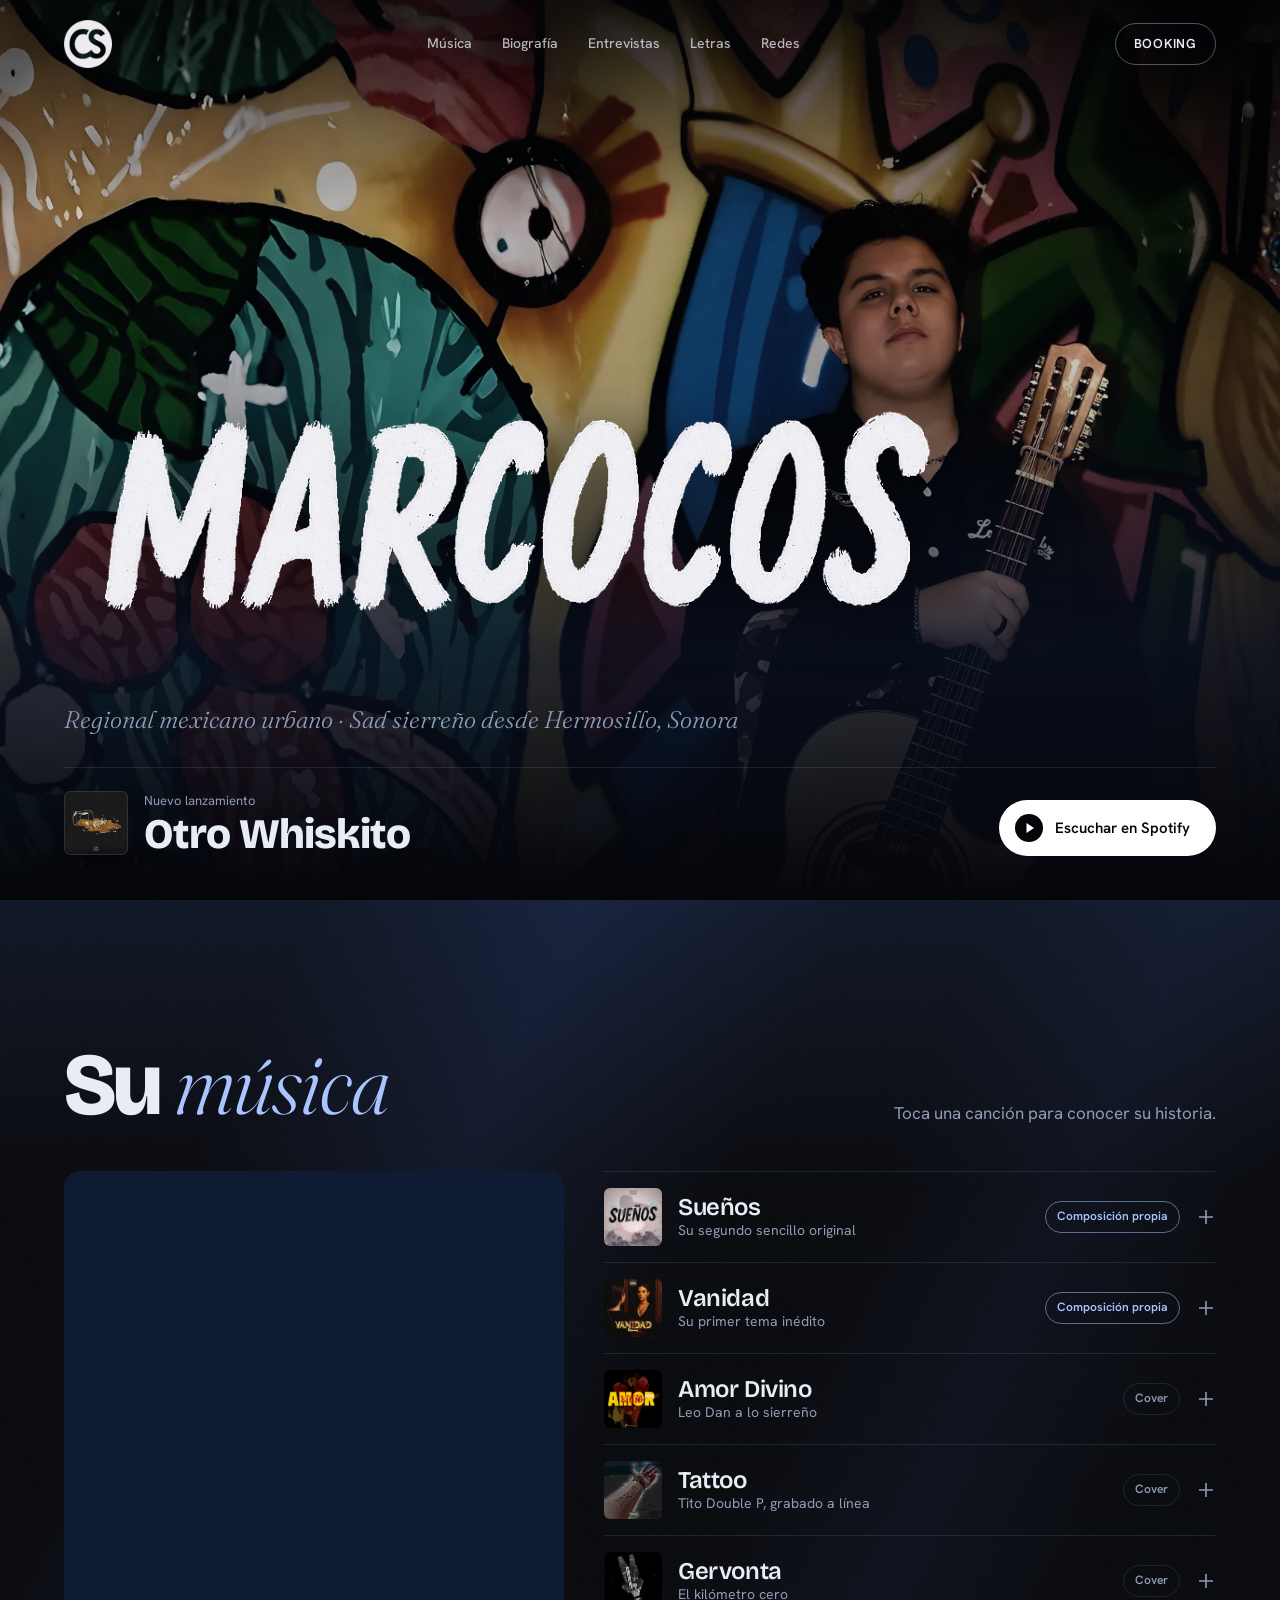
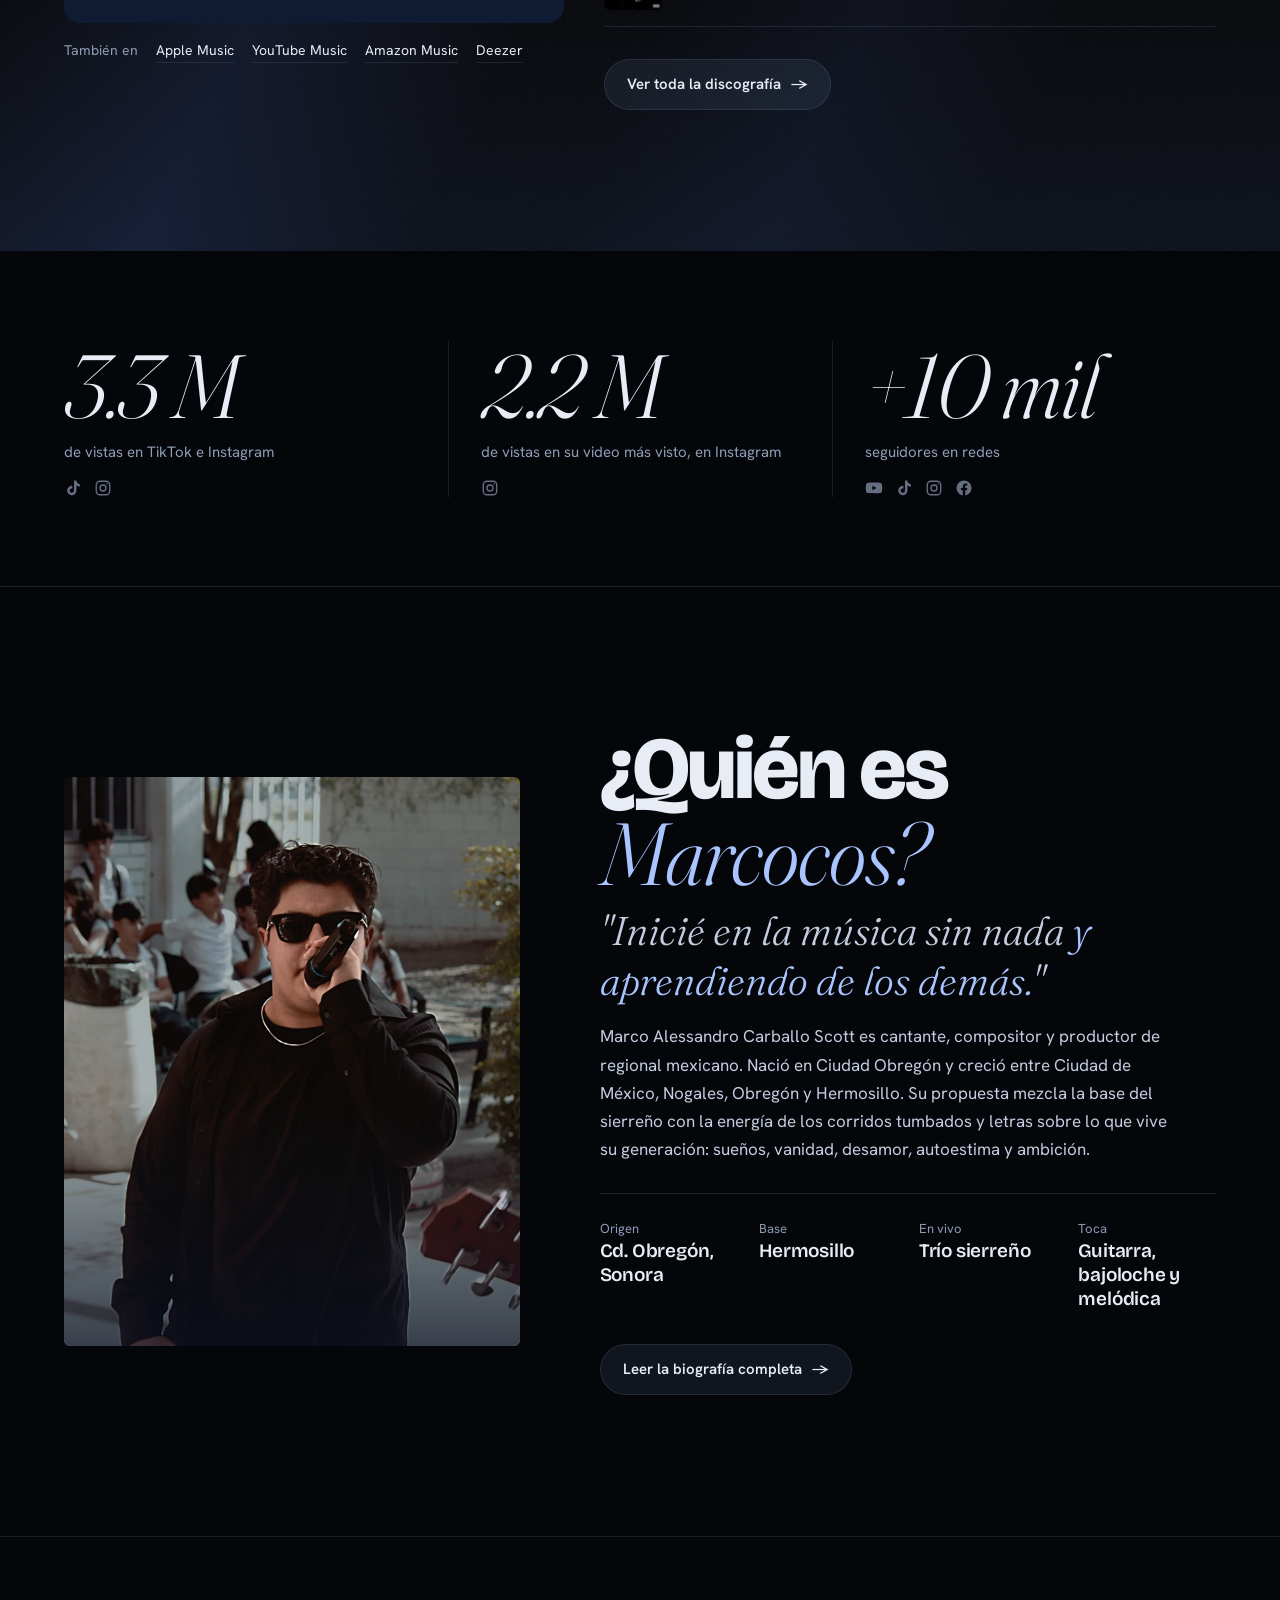
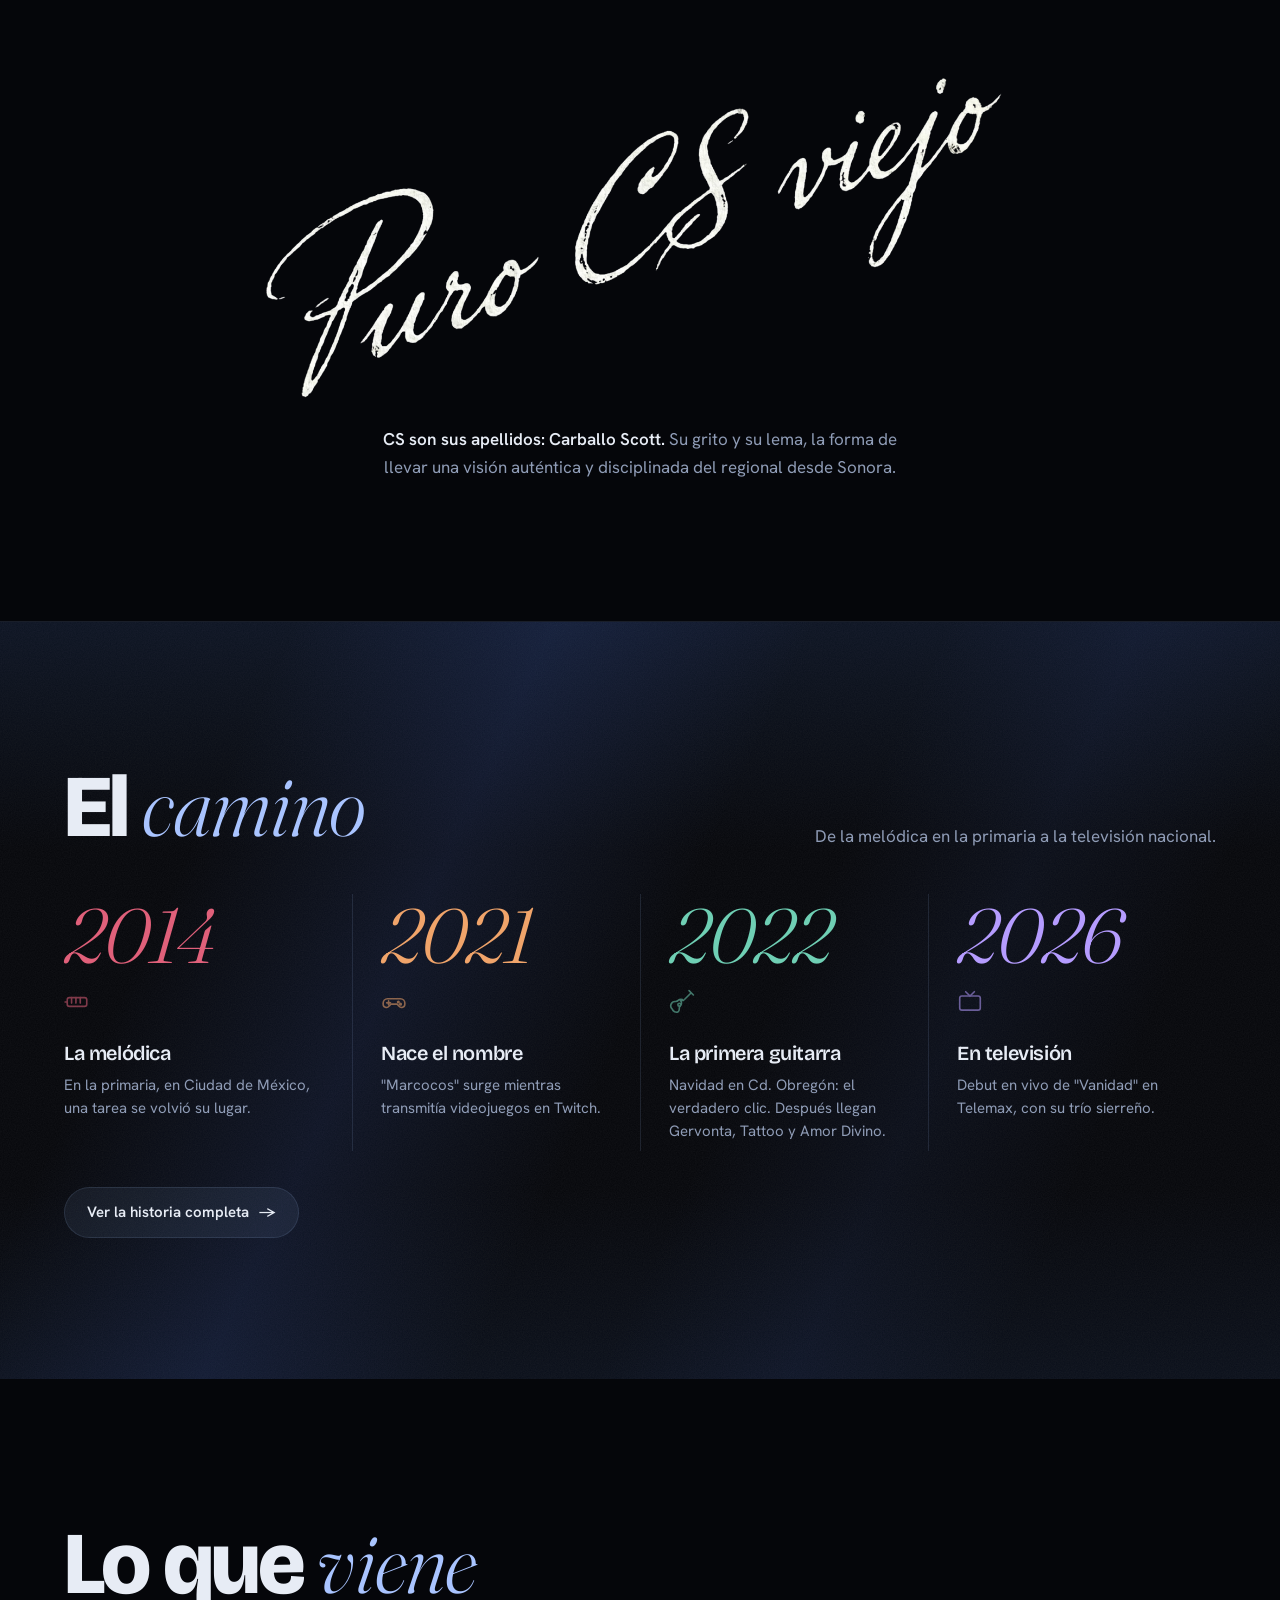
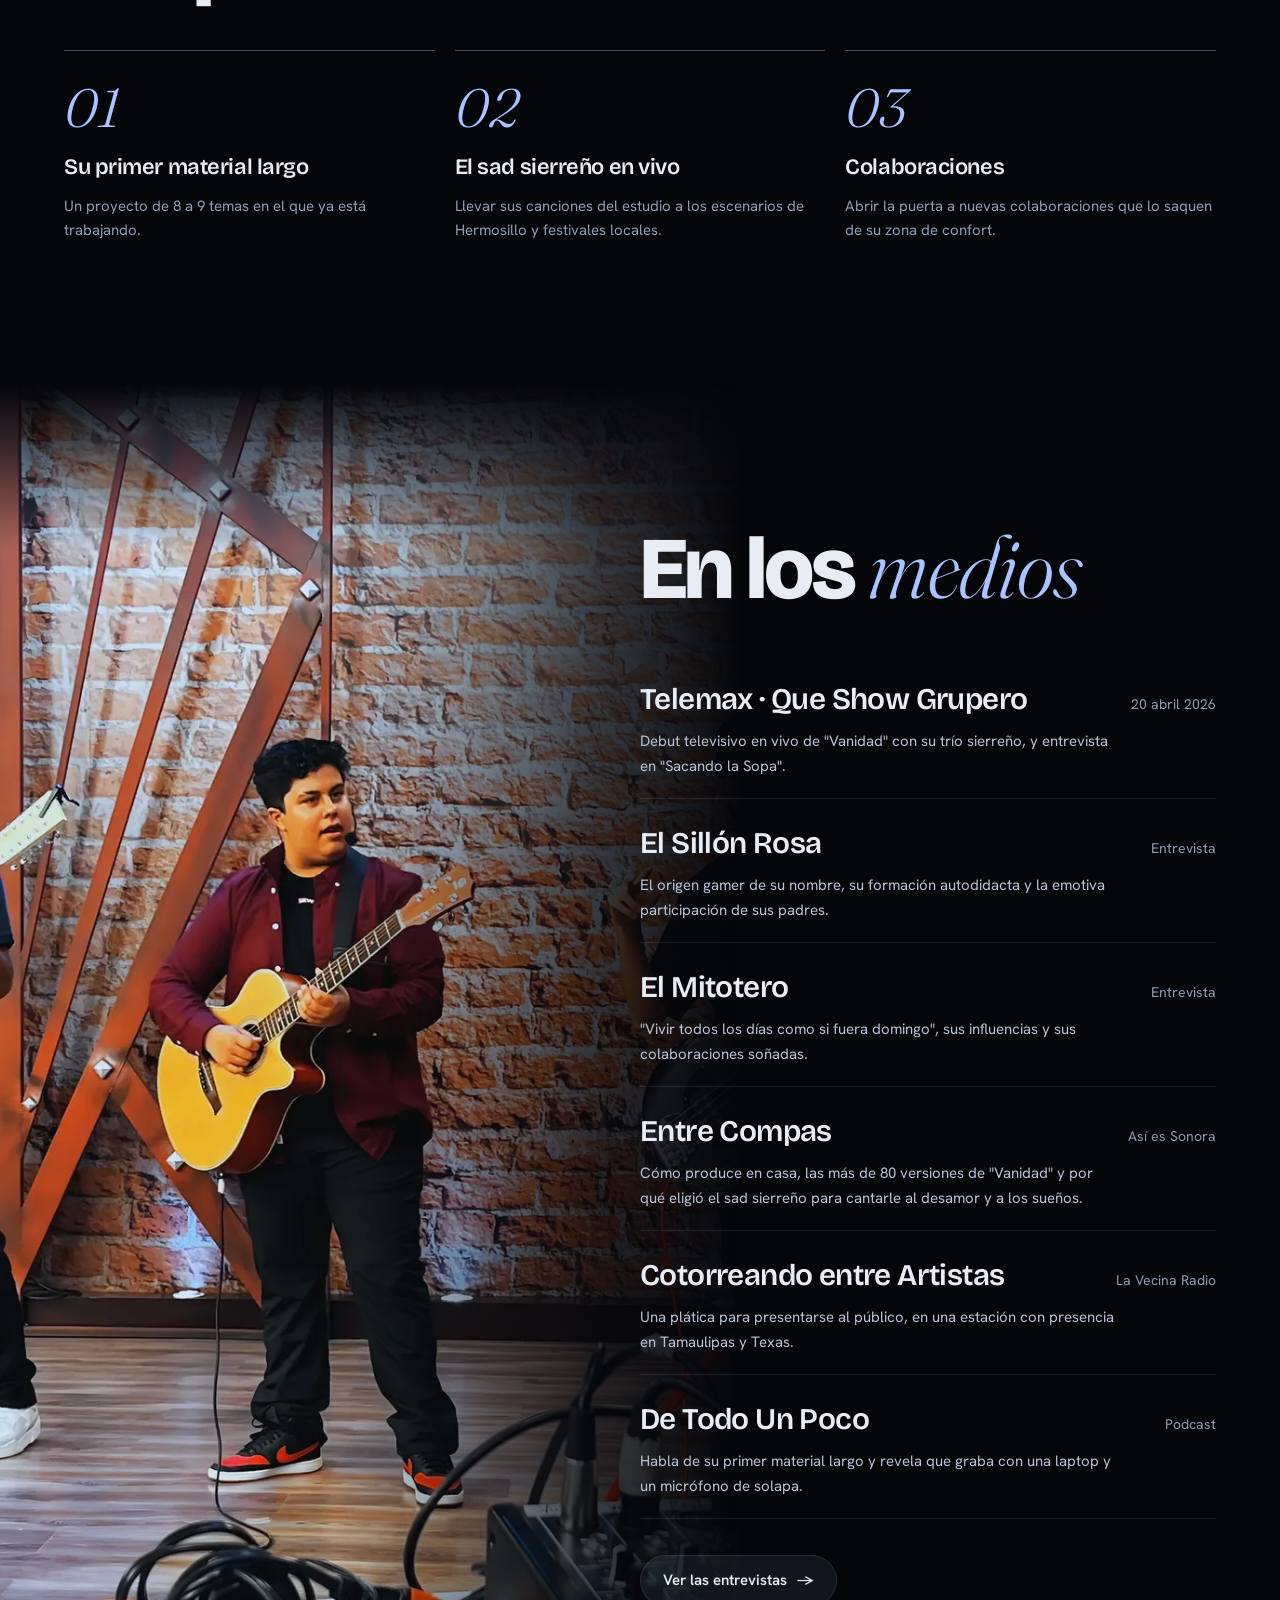
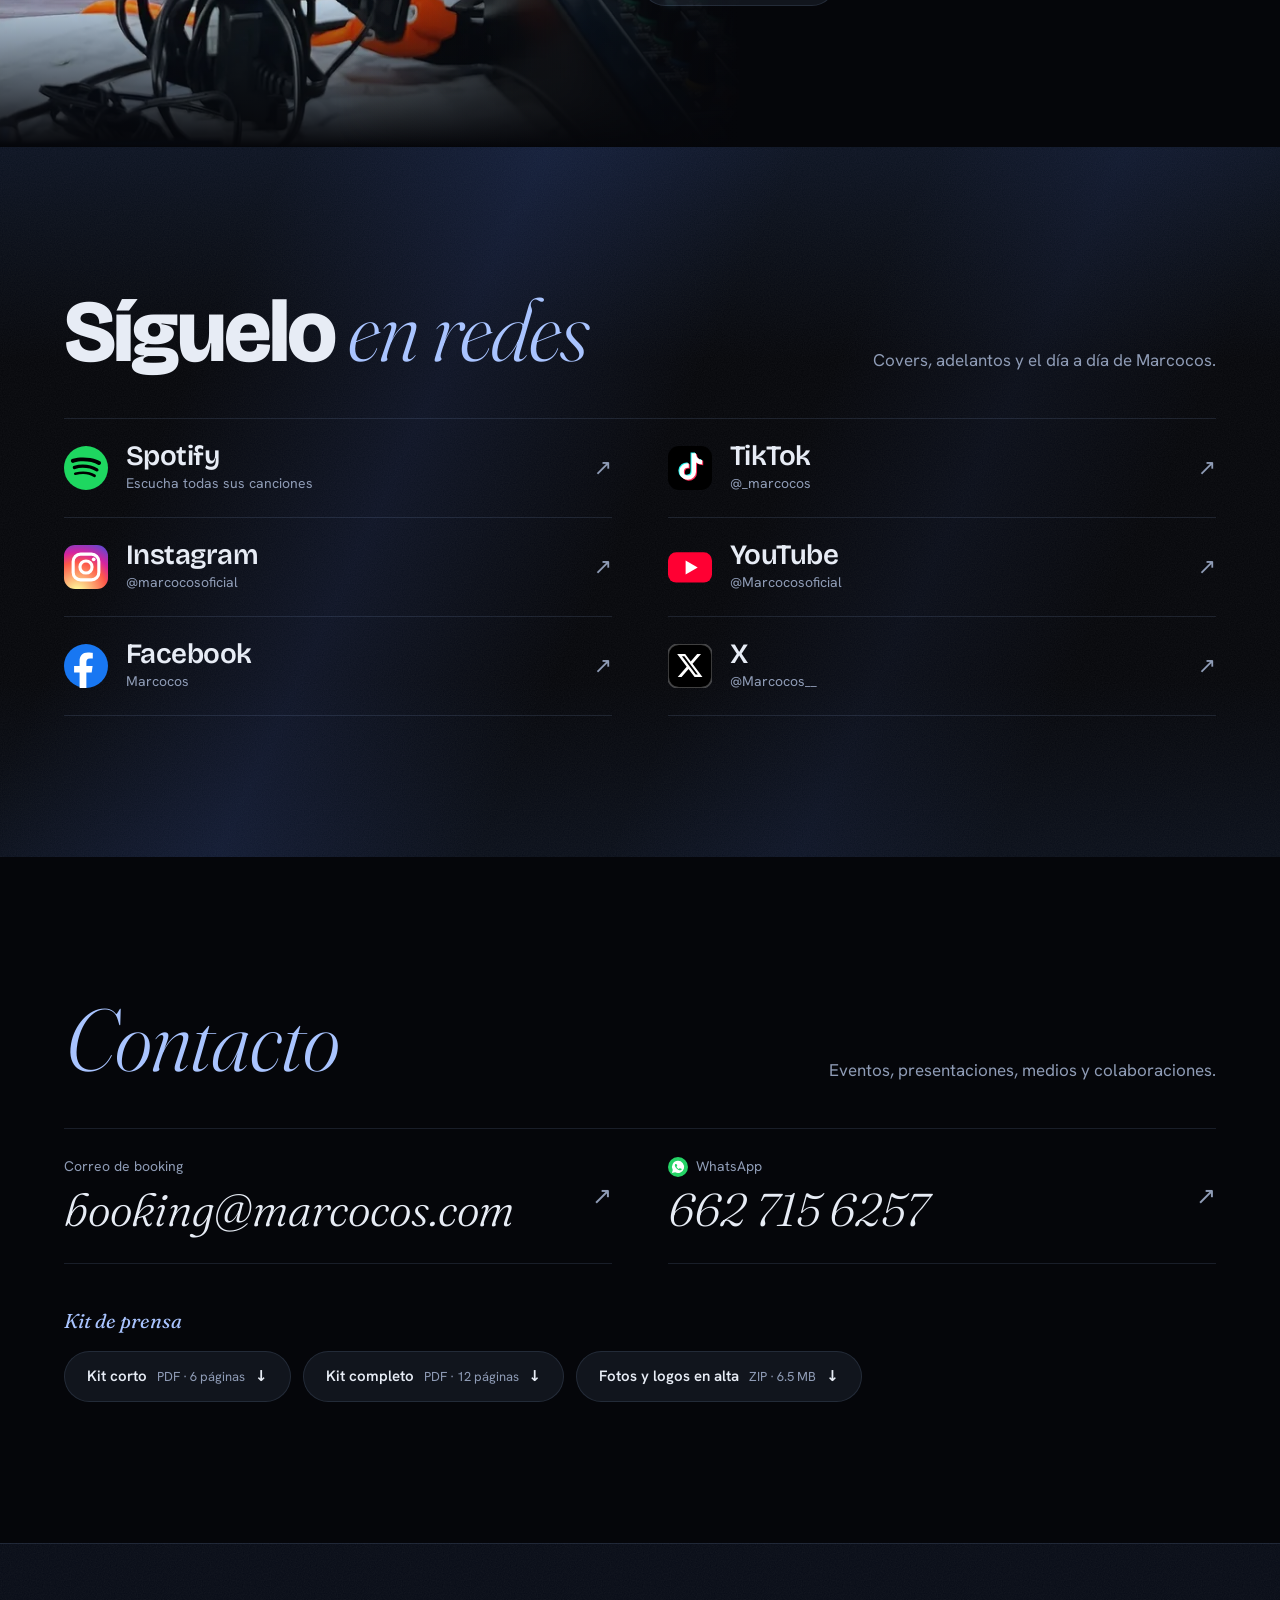
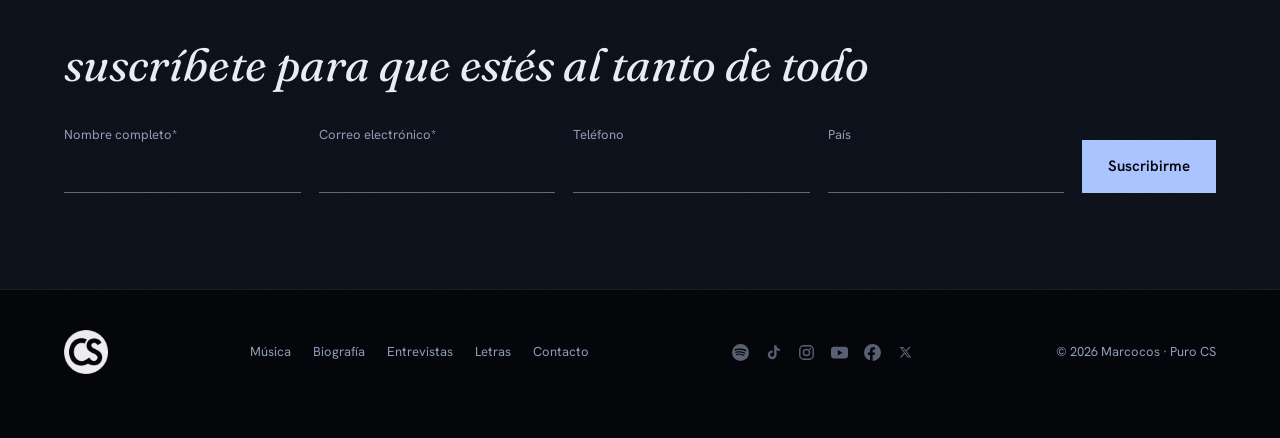
<file: index.html>
<!doctype html>
<html lang="es">
<head>
<meta charset="utf-8">
<meta name="viewport" content="width=device-width, initial-scale=1">
<title>MARCOCOS · Regional mexicano urbano desde Hermosillo, Sonora</title>
<meta name="description" content="Sitio oficial de MARCOCOS, cantante, compositor y productor de sad sierreño desde Hermosillo, Sonora. Escucha Otro Whiskito, Vanidad y Sueños.">
<link rel="canonical" href="https://www.marcocos.com/">
<meta property="og:type" content="website">
<meta property="og:site_name" content="MARCOCOS">
<meta property="og:locale" content="es_MX">
<meta property="og:title" content="MARCOCOS · Regional mexicano urbano desde Hermosillo, Sonora">
<meta property="og:description" content="Sitio oficial de MARCOCOS, cantante, compositor y productor de sad sierreño desde Hermosillo, Sonora. Escucha Otro Whiskito, Vanidad y Sueños.">
<meta property="og:url" content="https://www.marcocos.com/">
<meta property="og:image" content="https://www.marcocos.com/assets/img/compartir.jpg">
<meta property="og:image:width" content="1200">
<meta property="og:image:height" content="630">
<meta property="og:image:alt" content="MARCOCOS con su guitarra frente a un mural de colores">
<meta name="twitter:card" content="summary_large_image">
<meta name="twitter:site" content="@Marcocos__">
<link rel="icon" href="/favicon.ico" sizes="48x48">
<link rel="icon" href="/favicon-32.png" type="image/png" sizes="32x32">
<link rel="icon" href="/favicon-192.png" type="image/png" sizes="192x192">
<link rel="apple-touch-icon" href="/apple-touch-icon.png">
<meta name="theme-color" content="#05060a">
<link rel="preconnect" href="https://fonts.googleapis.com">
<link rel="preconnect" href="https://fonts.gstatic.com" crossorigin>
<link href="https://fonts.googleapis.com/css2?family=Bricolage+Grotesque:opsz,wght@12..96,400;12..96,600;12..96,800&family=Fraunces:ital,opsz,wght,SOFT@1,9..144,300..500,100&family=Hanken+Grotesk:wght@400;500;600&display=swap" rel="stylesheet">
<link rel="stylesheet" href="/assets/css/styles.css">
<script type="application/ld+json">
{
 "@context": "https://schema.org",
 "@graph": [
  {
   "@type": "MusicGroup",
   "@id": "https://www.marcocos.com/#artista",
   "name": "MARCOCOS",
   "alternateName": "Marcocos",
   "url": "https://www.marcocos.com/",
   "image": "https://www.marcocos.com/assets/img/compartir.jpg",
   "logo": "https://www.marcocos.com/assets/img/logo-marcocos.webp",
   "description": "Cantante, compositor y productor de regional mexicano urbano y sad sierreño desde Hermosillo, Sonora.",
   "genre": [
    "Regional mexicano",
    "Sierreño",
    "Corridos tumbados",
    "Sad sierreño"
   ],
   "slogan": "PURO CS",
   "foundingLocation": {
    "@type": "Place",
    "name": "Hermosillo, Sonora, México"
   },
   "email": "booking@marcocos.com",
   "member": {
    "@type": "Person",
    "name": "Marco Alessandro Carballo Scott",
    "birthPlace": {
     "@type": "Place",
     "name": "Ciudad Obregón, Sonora, México"
    }
   },
   "sameAs": [
    "https://open.spotify.com/artist/4xg0AfO1mDqaVj0qTEAyp2",
    "https://music.apple.com/mx/artist/marcocos/1831041672",
    "https://music.youtube.com/channel/UCOg4J64BE7dh2hRsX-Gu8Ng",
    "https://music.amazon.com.mx/artists/B0FKVF5YC5/marcocos",
    "https://www.deezer.com/mx/artist/319307601",
    "https://www.instagram.com/marcocosoficial/",
    "https://www.tiktok.com/@_marcocos",
    "https://www.youtube.com/@Marcocosoficial",
    "https://www.facebook.com/profile.php?id=61575802124331",
    "https://x.com/Marcocos__",
    "https://www.letras.com/marcocos/"
   ],
   "track": [
    {
     "@type": "MusicRecording",
     "name": "Otro Whiskito",
     "byArtist": {
      "@id": "https://www.marcocos.com/#artista"
     },
     "url": "https://open.spotify.com/track/60dIEM5Q0NJ2M9qtAuj1zD"
    },
    {
     "@type": "MusicRecording",
     "name": "Vanidad",
     "byArtist": {
      "@id": "https://www.marcocos.com/#artista"
     },
     "url": "https://open.spotify.com/track/4DxIwmT6SFxTsIHhfqnep1"
    },
    {
     "@type": "MusicRecording",
     "name": "Sueños",
     "byArtist": {
      "@id": "https://www.marcocos.com/#artista"
     },
     "url": "https://open.spotify.com/track/72urONm4tAcKvsVcvlZbs9"
    },
    {
     "@type": "MusicRecording",
     "name": "Amor Divino",
     "byArtist": {
      "@id": "https://www.marcocos.com/#artista"
     },
     "url": "https://open.spotify.com/track/0MqF35Ajx0fv190sNbnANy"
    },
    {
     "@type": "MusicRecording",
     "name": "Tattoo",
     "byArtist": {
      "@id": "https://www.marcocos.com/#artista"
     },
     "url": "https://open.spotify.com/track/71UgmLxdPptfpB8Zwr7AOn"
    },
    {
     "@type": "MusicRecording",
     "name": "Gervonta",
     "byArtist": {
      "@id": "https://www.marcocos.com/#artista"
     },
     "url": "https://open.spotify.com/track/75oDb6o1Mj8tBgd52pHDtg"
    }
   ]
  },
  {
   "@type": "WebSite",
   "@id": "https://www.marcocos.com/#sitio",
   "url": "https://www.marcocos.com/",
   "name": "MARCOCOS",
   "inLanguage": "es-MX",
   "publisher": {
    "@id": "https://www.marcocos.com/#artista"
   }
  }
 ]
}
</script>
</head>
<body>

<header class="encabezado">
  <a href="/" class="marca"><img src="/assets/img/logo-cs.webp" alt="Marcocos, inicio" width="240" height="240"></a>
  <nav class="menu" aria-label="Principal">
    <a href="/musica/">Música</a>
    <a href="/biografia/">Biografía</a>
    <a href="/entrevistas/">Entrevistas</a>
    <a href="https://www.letras.com/marcocos/" target="_blank" rel="noopener">Letras</a>
    <a href="#redes">Redes</a>
  </nav>
  <a href="#contacto" class="btn-borde">BOOKING</a>
</header>

<main>
  <!-- PORTADA -->
  <section class="hero" style="padding:0">
    <picture>
      <source media="(min-width: 800px)" srcset="/assets/img/hero-mural.webp">
      <img src="/assets/img/portada-movil-poster.webp" fetchpriority="high" alt="Marcocos con su guitarra">
    </picture>
    <!-- En celular: video corto en vivo, sin sonido y en bucle -->
    <video class="hero-video" autoplay muted loop playsinline preload="metadata" poster="/assets/img/portada-movil-poster.webp" aria-hidden="true">
      <source src="/assets/video/portada-movil.mp4" type="video/mp4">
    </video>
    <div class="hero-contenido">
      <h1><img class="logo-grande" src="/assets/img/logo-marcocos.webp" alt="Marcocos" width="966" height="341"></h1>
      <p class="lema">Regional mexicano urbano · Sad sierreño desde Hermosillo, Sonora</p>
      <div class="hero-pie">
        <div class="estreno">
          <img src="/assets/img/portada-otro-whiskito.webp" alt="Portada de Otro Whiskito" width="225" height="225">
          <div><small>Nuevo lanzamiento</small>
          <strong>Otro Whiskito</strong></div>
        </div>
        <a class="btn-play" href="https://open.spotify.com/track/60dIEM5Q0NJ2M9qtAuj1zD" target="_blank" rel="noopener">
          <svg viewBox="0 0 28 28" aria-hidden="true"><circle cx="14" cy="14" r="14" fill="#05060a"/><path d="M11.5 9l7.5 5-7.5 5z" fill="#fff"/></svg>
          Escuchar en Spotify
        </a>
      </div>
    </div>
  </section>

  <!-- MÚSICA -->
  <section id="musica" class="azul">
    <div class="encabezado-seccion revelar">
      <h2 class="titulo">Su <em>música</em></h2>
      <p class="intro">Toca una canción para conocer su historia.</p>
    </div>
    <div class="musica-grid">
      <div class="spotify revelar">
        <iframe title="Marcocos en Spotify" src="https://open.spotify.com/embed/artist/4xg0AfO1mDqaVj0qTEAyp2?utm_source=generator&theme=0" width="100%" height="452" frameborder="0" allow="autoplay; clipboard-write; encrypted-media; fullscreen; picture-in-picture" loading="lazy"></iframe>
        <p class="plataformas">También en
          <a href="https://music.apple.com/mx/artist/marcocos/1831041672" target="_blank" rel="noopener">Apple Music</a>
          <a href="https://music.youtube.com/channel/UCOg4J64BE7dh2hRsX-Gu8Ng" target="_blank" rel="noopener">YouTube Music</a>
          <a href="https://music.amazon.com.mx/artists/B0FKVF5YC5/marcocos" target="_blank" rel="noopener">Amazon Music</a>
          <a href="https://www.deezer.com/mx/artist/319307601" target="_blank" rel="noopener">Deezer</a>
        </p>
      </div>
      <div class="revelar">
        <div class="canciones">
          <details class="cancion" name="cancion">
            <summary><img src="/assets/img/portada-suenos.webp" alt="Portada de Sueños" loading="lazy"><div><h3>Sueños</h3><p>Su segundo sencillo original</p></div><span class="tipo propia">Composición propia</span><svg class="flecha" viewBox="0 0 20 20" aria-hidden="true"><path d="M10 3v14M3 10h14" stroke="currentColor" stroke-width="1.6"/></svg></summary>
            <div class="detalle">
              <p>Si "Vanidad" apuntaba hacia afuera, "Sueños" apunta hacia adentro. Una canción de desamor construida sobre la presencia constante de alguien que ya no está, con requinto, armonías de guitarra sierreña y el timbre de la melódica como sello propio. Es la pieza donde nace su sad sierreño.</p>
              <p class="dato">Pasó por más de 60 versiones antes de ver la luz.</p>
              <div class="acciones"><a class="mas" href="https://sndo.ffm.to/jwo53nv" target="_blank" rel="noopener">Escuchar</a><a class="btn-borde" href="/musica/#suenos">Ver la letra</a></div>
            </div>
          </details>
          <details class="cancion" name="cancion">
            <summary><img src="/assets/img/portada-vanidad.webp" alt="Portada de Vanidad" loading="lazy"><div><h3>Vanidad</h3><p>Su primer tema inédito</p></div><span class="tipo propia">Composición propia</span><svg class="flecha" viewBox="0 0 20 20" aria-hidden="true"><path d="M10 3v14M3 10h14" stroke="currentColor" stroke-width="1.6"/></svg></summary>
            <div class="detalle">
              <p>Explora la superficialidad y el vacío emocional detrás de una fachada de ego y apariencias: alguien que vive del brillo exterior y la validación, pero que por dentro carece de autenticidad. Su coro de "Gucci, Sephora y Balenciaga" se hizo trend en TikTok y marcó su entrada oficial a la composición original.</p>
              <p class="dato">Hasta 80 versiones de prueba, escrita junto a su papá. Debutó en televisión en Telemax.</p>
              <div class="acciones"><a class="mas" href="https://sndo.ffm.to/p26avxp" target="_blank" rel="noopener">Escuchar</a><a class="btn-borde" href="/musica/#vanidad">Ver la letra</a></div>
            </div>
          </details>
          <details class="cancion" name="cancion">
            <summary><img src="/assets/img/portada-amor-divino.webp" alt="Portada de Amor Divino" loading="lazy"><div><h3>Amor Divino</h3><p>Leo Dan a lo sierreño</p></div><span class="tipo">Cover</span><svg class="flecha" viewBox="0 0 20 20" aria-hidden="true"><path d="M10 3v14M3 10h14" stroke="currentColor" stroke-width="1.6"/></svg></summary>
            <div class="detalle">
              <p>Una reinterpretación del clásico romántico de Leo Dan. Marcocos cambió los arreglos de la balada original por la crudeza y el ritmo de las guitarras sierreñas y el bajoloche, mostrando su faceta más tierna y melódica.</p>
              <p class="dato">El gran giro: llevar una canción antigua a los nuevos estilos del regional.</p>
              <div class="acciones"><a class="mas" href="https://open.spotify.com/artist/4xg0AfO1mDqaVj0qTEAyp2" target="_blank" rel="noopener">Escuchar</a></div>
            </div>
          </details>
          <details class="cancion" name="cancion">
            <summary><img src="/assets/img/portada-tattoo.webp" alt="Portada de Tattoo" loading="lazy"><div><h3>Tattoo</h3><p>Tito Double P, grabado a línea</p></div><span class="tipo">Cover</span><svg class="flecha" viewBox="0 0 20 20" aria-hidden="true"><path d="M10 3v14M3 10h14" stroke="currentColor" stroke-width="1.6"/></svg></summary>
            <div class="detalle">
              <p>Un cover enérgico de uno de los éxitos de Tito Double P, figura clave de los corridos tumbados. Marcocos adapta la intensidad y el flow del original a su estilo sierreño urbano, con requinto potente y la fuerza del bajoloche.</p>
              <p class="dato">Grabado a línea, con guitarra de 6 cuerdas.</p>
              <div class="acciones"><a class="mas" href="https://open.spotify.com/artist/4xg0AfO1mDqaVj0qTEAyp2" target="_blank" rel="noopener">Escuchar</a></div>
            </div>
          </details>
          <details class="cancion" name="cancion">
            <summary><img src="/assets/img/portada-gervonta.webp" alt="Portada de Gervonta" loading="lazy"><div><h3>Gervonta</h3><p>El kilómetro cero</p></div><span class="tipo">Cover</span><svg class="flecha" viewBox="0 0 20 20" aria-hidden="true"><path d="M10 3v14M3 10h14" stroke="currentColor" stroke-width="1.6"/></svg></summary>
            <div class="detalle">
              <p>La primera interpretación que compartió en TikTok. Con un sonido crudo y auténtico, conectó de inmediato con la audiencia: miles de visitas y los primeros comentarios que validaron su talento.</p>
              <p class="dato">La chispa que encendió el movimiento PURO CS.</p>
              <div class="acciones"><a class="mas" href="https://open.spotify.com/artist/4xg0AfO1mDqaVj0qTEAyp2" target="_blank" rel="noopener">Escuchar</a></div>
            </div>
          </details>
        </div>
        <div class="musica-pie"><a href="/musica/" class="mas">Ver toda la discografía</a></div>
      </div>
    </div>
  </section>

  <!-- CIFRAS (datos del EPK confirmados por Marco) -->
  <section class="cifras" aria-label="Cifras">
    <div class="cifra revelar"><strong><span data-contar="3.3">3.3</span> M</strong><p>de vistas en TikTok e Instagram</p>
      <div class="cifra-redes" aria-label="TikTok e Instagram" role="img"><svg viewBox="0 0 24 24" aria-hidden="true"><path fill="currentColor" d="M16.6 2h-3.3v13.4a2.9 2.9 0 11-2.9-2.9c.3 0 .5 0 .8.1V9.2a6.2 6.2 0 105.4 6.2V8.7a7.9 7.9 0 004.6 1.5V6.9a4.6 4.6 0 01-4.6-4.9z"/></svg><svg viewBox="0 0 24 24" aria-hidden="true" fill="none" stroke="currentColor" stroke-width="1.8"><rect x="3" y="3" width="18" height="18" rx="5"/><circle cx="12" cy="12" r="4"/><circle cx="17.3" cy="6.7" r=".9" fill="currentColor" stroke="none"/></svg></div></div>
    <div class="cifra revelar"><strong><span data-contar="2.2">2.2</span> M</strong><p>de vistas en su video más visto, en Instagram</p>
      <div class="cifra-redes" aria-label="Instagram" role="img"><svg viewBox="0 0 24 24" aria-hidden="true" fill="none" stroke="currentColor" stroke-width="1.8"><rect x="3" y="3" width="18" height="18" rx="5"/><circle cx="12" cy="12" r="4"/><circle cx="17.3" cy="6.7" r=".9" fill="currentColor" stroke="none"/></svg></div></div>
    <div class="cifra revelar"><strong>+<span data-contar="10">10</span> mil</strong><p>seguidores en redes</p>
      <div class="cifra-redes" aria-label="YouTube, TikTok, Instagram y Facebook" role="img"><svg viewBox="0 0 24 24" aria-hidden="true"><path fill="currentColor" d="M22.5 7.2a2.8 2.8 0 00-2-2C18.8 4.7 12 4.7 12 4.7s-6.8 0-8.5.5a2.8 2.8 0 00-2 2A29 29 0 001 12a29 29 0 00.5 4.8 2.8 2.8 0 002 2c1.7.5 8.5.5 8.5.5s6.8 0 8.5-.5a2.8 2.8 0 002-2A29 29 0 0023 12a29 29 0 00-.5-4.8zM9.8 15.1V8.9l5.6 3.1z"/></svg><svg viewBox="0 0 24 24" aria-hidden="true"><path fill="currentColor" d="M16.6 2h-3.3v13.4a2.9 2.9 0 11-2.9-2.9c.3 0 .5 0 .8.1V9.2a6.2 6.2 0 105.4 6.2V8.7a7.9 7.9 0 004.6 1.5V6.9a4.6 4.6 0 01-4.6-4.9z"/></svg><svg viewBox="0 0 24 24" aria-hidden="true" fill="none" stroke="currentColor" stroke-width="1.8"><rect x="3" y="3" width="18" height="18" rx="5"/><circle cx="12" cy="12" r="4"/><circle cx="17.3" cy="6.7" r=".9" fill="currentColor" stroke="none"/></svg><svg viewBox="0 0 24 24" aria-hidden="true"><path fill="currentColor" d="M22 12a10 10 0 10-11.6 9.9v-7H7.9V12h2.5V9.8c0-2.5 1.5-3.9 3.8-3.9 1.1 0 2.2.2 2.2.2v2.5h-1.2c-1.2 0-1.6.8-1.6 1.6V12h2.8l-.4 2.9h-2.3v7A10 10 0 0022 12z"/></svg></div></div>
  </section>

  <!-- QUIÉN ES -->
  <section id="quien" class="quien">
    <figure class="revelar">
      <img src="/assets/img/quien-cantando.webp" alt="Marcocos cantando en vivo con lentes oscuros y micrófono" loading="lazy" width="1440" height="1800">
    </figure>
    <div class="revelar">
      <h2 class="titulo">¿Quién es <em>Marcocos?</em></h2>
      <p class="cita">"Inicié en la música sin nada <span>y aprendiendo de los demás.</span>"</p>
      <p>Marco Alessandro Carballo Scott es cantante, compositor y productor de regional mexicano. Nació en Ciudad Obregón y creció entre Ciudad de México, Nogales, Obregón y Hermosillo. Su propuesta mezcla la base del sierreño con la energía de los corridos tumbados y letras sobre lo que vive su generación: sueños, vanidad, desamor, autoestima y ambición.</p>
      <dl class="datos">
        <div><dt>Origen</dt><dd>Cd. Obregón, Sonora</dd></div>
        <div><dt>Base</dt><dd>Hermosillo</dd></div>
        <div><dt>En vivo</dt><dd>Trío sierreño</dd></div>
        <div><dt>Toca</dt><dd>Guitarra, bajoloche y melódica</dd></div>
      </dl>
      <a href="/biografia/" class="mas">Leer la biografía completa</a>
    </div>
  </section>

  <!-- PURO CS -->
  <section class="purocs revelar">
    <img src="/assets/img/firma-puro-cs.webp" alt="Puro CS viejo" loading="lazy" width="1400" height="591">
    <p><strong>CS son sus apellidos: Carballo Scott.</strong> Su grito y su lema, la forma de llevar una visión auténtica y disciplinada del regional desde Sonora.</p>
  </section>

  <!-- EL CAMINO -->
  <section id="camino" class="azul">
    <div class="encabezado-seccion revelar">
      <h2 class="titulo">El <em>camino</em></h2>
      <p class="intro">De la melódica en la primaria a la televisión nacional.</p>
    </div>
    <ol class="camino revelar">
      <li style="--anio:#e0607a"><div class="anio"><time>2014</time><svg class="anio-icono" viewBox="0 0 24 24" aria-hidden="true"><rect x="3" y="8" width="18" height="8" rx="2"/><path d="M7 8v5M11 8v5M15 8v5M3 12H1"/></svg></div><div><h3>La melódica</h3><p>En la primaria, en Ciudad de México, una tarea se volvió su lugar.</p></div></li>
      <li style="--anio:#f0a46a"><div class="anio"><time>2021</time><svg class="anio-icono" viewBox="0 0 24 24" aria-hidden="true"><path d="M6 9h12a4 4 0 014 4v1a3 3 0 01-5.4 1.8L15 14H9l-1.6 1.8A3 3 0 012 14v-1a4 4 0 014-4z"/><path d="M7 11v3.5M5.25 12.75h3.5"/><circle cx="16" cy="12" r=".7" fill="currentColor"/><circle cx="18" cy="14" r=".7" fill="currentColor"/></svg></div><div><h3>Nace el nombre</h3><p>"Marcocos" surge mientras transmitía videojuegos en Twitch.</p></div></li>
      <li style="--anio:#6fcfb4"><div class="anio"><time>2022</time><svg class="anio-icono" viewBox="0 0 24 24" aria-hidden="true"><path d="M14.5 9.5l6-6M18.5 1.5l4 4"/><path d="M13.5 10.5a3.5 3.5 0 00-5 0 3 3 0 01-2.6 1A4 4 0 003 18.5 3.9 3.9 0 008.5 21a4 4 0 001-2.9 3 3 0 011-2.6 3.5 3.5 0 000-5z"/><circle cx="9.5" cy="14.5" r="1.3"/></svg></div><div><h3>La primera guitarra</h3><p>Navidad en Cd. Obregón: el verdadero clic. Después llegan Gervonta, Tattoo y Amor Divino.</p></div></li>
      <li style="--anio:#b59cff"><div class="anio"><time>2026</time><svg class="anio-icono" viewBox="0 0 24 24" aria-hidden="true"><rect x="2.5" y="6.5" width="19" height="13" rx="2"/><path d="M8 2.5l4 4 4-4"/></svg></div><div><h3>En televisión</h3><p>Debut en vivo de "Vanidad" en Telemax, con su trío sierreño.</p></div></li>
    </ol>
    <div class="camino-pie revelar"><a href="/biografia/" class="mas">Ver la historia completa</a></div>
  </section>

  <!-- LO QUE VIENE -->
  <section>
    <div class="encabezado-seccion revelar">
      <h2 class="titulo">Lo que <em>viene</em></h2>
    </div>
    <div class="viene">
      <article class="revelar"><div class="num">01</div><h3>Su primer material largo</h3><p>Un proyecto de 8 a 9 temas en el que ya está trabajando.</p></article>
      <article class="revelar"><div class="num">02</div><h3>El sad sierreño en vivo</h3><p>Llevar sus canciones del estudio a los escenarios de Hermosillo y festivales locales.</p></article>
      <article class="revelar"><div class="num">03</div><h3>Colaboraciones</h3><p>Abrir la puerta a nuevas colaboraciones que lo saquen de su zona de confort.</p></article>
    </div>
  </section>

  <!-- MEDIOS -->
  <section id="medios" class="medios-sec">
    <img class="fondo" src="/assets/img/medios-telemax-trio.webp" alt="Marcocos tocando con su trío sierreño en el foro de Telemax" loading="lazy" width="1100" height="1466">
    <div class="medios-texto">
    <div class="encabezado-seccion revelar">
      <h2 class="titulo">En los <em>medios</em></h2>
    </div>
    <ul class="medios revelar">
      <li><div class="fila"><strong>Telemax · Que Show Grupero</strong><span>20 abril 2026</span></div><p>Debut televisivo en vivo de "Vanidad" con su trío sierreño, y entrevista en "Sacando la Sopa".</p></li>
      <li><div class="fila"><strong>El Sillón Rosa</strong><span>Entrevista</span></div><p>El origen gamer de su nombre, su formación autodidacta y la emotiva participación de sus padres.</p></li>
      <li><div class="fila"><strong>El Mitotero</strong><span>Entrevista</span></div><p>"Vivir todos los días como si fuera domingo", sus influencias y sus colaboraciones soñadas.</p></li>
      <li><div class="fila"><strong>Entre Compas</strong><span>Así es Sonora</span></div><p>Cómo produce en casa, las más de 80 versiones de "Vanidad" y por qué eligió el sad sierreño para cantarle al desamor y a los sueños.</p></li>
      <li><div class="fila"><strong>Cotorreando entre Artistas</strong><span>La Vecina Radio</span></div><p>Una plática para presentarse al público, en una estación con presencia en Tamaulipas y Texas.</p></li>
      <li><div class="fila"><strong>De Todo Un Poco</strong><span>Podcast</span></div><p>Habla de su primer material largo y revela que graba con una laptop y un micrófono de solapa.</p></li>
    </ul>
    <div class="medios-pie revelar"><a href="/entrevistas/" class="mas">Ver las entrevistas</a></div>
    </div>
  </section>

  <!-- REDES -->
  <section id="redes" class="azul">
    <div class="encabezado-seccion revelar">
      <h2 class="titulo">Síguelo <em>en redes</em></h2>
      <p class="intro">Covers, adelantos y el día a día de Marcocos.</p>
    </div>
    <div class="redes revelar">
      <a class="red" style="--marca:#1ed760" href="https://open.spotify.com/artist/4xg0AfO1mDqaVj0qTEAyp2" target="_blank" rel="noopener">
        <svg viewBox="0 0 24 24" aria-hidden="true"><circle cx="12" cy="12" r="12" fill="#1ed760"/><path fill="#000" d="M17.3 16.6a.7.7 0 01-1 .3c-2.7-1.7-6-2-10-1.1a.7.7 0 11-.3-1.4c4.4-1 8.1-.6 11 1.2.4.2.5.6.3 1zm1.4-3.1a.9.9 0 01-1.2.3c-3.1-1.9-7.8-2.4-11.4-1.3a.9.9 0 11-.5-1.7c4.2-1.3 9.3-.7 12.8 1.5.4.3.6.8.3 1.2zm.1-3.2C15.1 8.1 9 7.9 5.5 9a1.1 1.1 0 11-.6-2c4-1.2 10.7-1 15 1.5a1.1 1.1 0 01-1.1 1.8z"/></svg>
        <div><b>Spotify</b><small>Escucha todas sus canciones</small></div><span class="ir" aria-hidden="true">↗</span></a>
      <a class="red" style="--marca:#fe2c55" href="https://www.tiktok.com/@_marcocos" target="_blank" rel="noopener">
        <svg viewBox="0 0 24 24" aria-hidden="true"><rect width="24" height="24" rx="6" fill="#000"/><g transform="translate(5 4) scale(.62)"><path fill="#25f4ee" d="M16.6 0h-3.9v16.1a3.4 3.4 0 11-3.4-3.4c.3 0 .6 0 .9.1V8.8a7.3 7.3 0 106.4 7.3V8a9.3 9.3 0 005.4 1.7V5.8A5.4 5.4 0 0116.6 0z" transform="translate(-.9 -.7)"/><path fill="#fe2c55" d="M16.6 0h-3.9v16.1a3.4 3.4 0 11-3.4-3.4c.3 0 .6 0 .9.1V8.8a7.3 7.3 0 106.4 7.3V8a9.3 9.3 0 005.4 1.7V5.8A5.4 5.4 0 0116.6 0z" transform="translate(.9 .7)"/><path fill="#fff" d="M16.6 0h-3.9v16.1a3.4 3.4 0 11-3.4-3.4c.3 0 .6 0 .9.1V8.8a7.3 7.3 0 106.4 7.3V8a9.3 9.3 0 005.4 1.7V5.8A5.4 5.4 0 0116.6 0z"/></g></svg>
        <div><b>TikTok</b><small>@_marcocos</small></div><span class="ir" aria-hidden="true">↗</span></a>
      <a class="red" style="--marca:#e1306c" href="https://www.instagram.com/marcocosoficial/" target="_blank" rel="noopener">
        <svg viewBox="0 0 24 24" aria-hidden="true"><defs><radialGradient id="ig" cx="30%" cy="107%" r="150%"><stop offset="0" stop-color="#fdf497"/><stop offset=".05" stop-color="#fdf497"/><stop offset=".45" stop-color="#fd5949"/><stop offset=".6" stop-color="#d6249f"/><stop offset=".9" stop-color="#285aeb"/></radialGradient></defs><rect width="24" height="24" rx="6" fill="url(#ig)"/><rect x="5" y="5" width="14" height="14" rx="4" fill="none" stroke="#fff" stroke-width="1.7"/><circle cx="12" cy="12" r="3.3" fill="none" stroke="#fff" stroke-width="1.7"/><circle cx="16.2" cy="7.8" r="1" fill="#fff"/></svg>
        <div><b>Instagram</b><small>@marcocosoficial</small></div><span class="ir" aria-hidden="true">↗</span></a>
      <a class="red" style="--marca:#ff0033" href="https://www.youtube.com/@Marcocosoficial" target="_blank" rel="noopener">
        <svg viewBox="0 0 24 24" aria-hidden="true"><rect x="0" y="4" width="24" height="16.5" rx="4.5" fill="#ff0033"/><path d="M9.6 8.4v7.7l6.6-3.85z" fill="#fff"/></svg>
        <div><b>YouTube</b><small>@Marcocosoficial</small></div><span class="ir" aria-hidden="true">↗</span></a>
      <a class="red" style="--marca:#1877f2" href="https://www.facebook.com/profile.php?id=61575802124331" target="_blank" rel="noopener">
        <svg viewBox="0 0 24 24" aria-hidden="true"><circle cx="12" cy="12" r="12" fill="#1877f2"/><path fill="#fff" d="M15.1 15.5l.5-3.5h-3.4V9.8c0-1 .5-1.9 2-1.9h1.5v-3s-1.4-.2-2.7-.2c-2.8 0-4.5 1.7-4.5 4.7V12h-3v3.5h3V24h3.7v-8.5z"/></svg>
        <div><b>Facebook</b><small>Marcocos</small></div><span class="ir" aria-hidden="true">↗</span></a>
      <a class="red" style="--marca:#ffffff" href="https://x.com/Marcocos__" target="_blank" rel="noopener">
        <svg viewBox="0 0 24 24" aria-hidden="true"><rect width="24" height="24" rx="6" fill="#000" stroke="rgba(255,255,255,.25)"/><path fill="#fff" d="M15.9 5.5h2.1l-4.6 5.3 5.4 7.2h-4.3l-3.3-4.4-3.8 4.4H5.3l4.9-5.6L5 5.5h4.4l3 4 3.5-4zm-.8 11.2h1.2L8.9 6.7H7.6z"/></svg>
        <div><b>X</b><small>@Marcocos__</small></div><span class="ir" aria-hidden="true">↗</span></a>
    </div>
  </section>

  <!-- CONTACTO -->
  <section id="contacto" class="contacto">
    <div class="encabezado-seccion revelar">
      <h2 class="titulo"><em>Contacto</em></h2>
      <p class="intro">Eventos, presentaciones, medios y colaboraciones.</p>
    </div>
    <div class="vias revelar">
      <a class="via" href="mailto:booking@marcocos.com">
        <small>Correo de booking</small>
        <strong>booking@marcocos.com</strong>
        <span class="ir" aria-hidden="true">↗</span>
      </a>
      <a class="via" href="https://wa.me/526627156257" target="_blank" rel="noopener">
        <small><svg viewBox="0 0 24 24" aria-hidden="true"><circle cx="12" cy="12" r="12" fill="#25d366"/><path fill="#fff" d="M12 4.6a7.3 7.3 0 00-6.3 11l-1 3.7 3.8-1A7.3 7.3 0 1012 4.6zm4.3 10.3c-.2.5-1 1-1.5 1-.4.1-.9.1-1.5-.1-1.4-.5-3.2-1.9-4.2-3.4-.5-.7-.9-1.6-.9-2.4 0-.8.4-1.3.6-1.5.2-.2.4-.2.6-.2h.4c.1 0 .3 0 .5.4l.7 1.6c.1.1.1.3 0 .4l-.3.5-.3.3c-.1.1-.2.3-.1.5.5.8 1.4 1.9 2.6 2.3.2.1.3.1.5-.1l.6-.7c.1-.2.3-.2.5-.1l1.5.7c.2.1.4.2.4.3.1.1.1.5-.1 1z"/></svg>WhatsApp</small>
        <strong>662 715 6257</strong>
        <span class="ir" aria-hidden="true">↗</span>
      </a>
    </div>
    <div class="prensa revelar">
      <p class="prensa-titulo">Kit de prensa</p>
      <div class="prensa-botones">
        <a class="mas descarga" href="/assets/prensa/marcocos-kit-de-prensa.pdf" download>Kit corto <small>PDF · 6 páginas</small></a>
        <a class="mas descarga" href="/assets/prensa/marcocos-kit-de-prensa-completo.pdf" download>Kit completo <small>PDF · 12 páginas</small></a>
        <a class="mas descarga" href="/assets/prensa/marcocos-fotos-y-logos.zip" download>Fotos y logos en alta <small>ZIP · 6.5 MB</small></a>
      </div>
    </div>
  </section>

  <!-- BOLETÍN -->
  <section class="boletin grano">
    <h2 class="revelar">suscríbete para que estés al tanto de todo</h2>
    <form class="revelar" onsubmit="event.preventDefault(); this.querySelector('button').textContent='¡Listo! (maqueta)';">
      <label><span>Nombre completo*</span><input type="text" name="nombre" required autocomplete="name"></label>
      <label><span>Correo electrónico*</span><input type="email" name="correo" required autocomplete="email"></label>
      <label><span>Teléfono</span><input type="tel" name="telefono" autocomplete="tel"></label>
      <label><span>País</span><input type="text" name="pais" autocomplete="country-name"></label>
      <button type="submit">Suscribirme</button>
    </form>
  </section>
</main>

<footer>
  <img src="/assets/img/logo-cs.webp" alt="Marcocos" width="240" height="240" loading="lazy">
  <nav aria-label="Pie de página"><a href="/musica/">Música</a><a href="/biografia/">Biografía</a><a href="/entrevistas/">Entrevistas</a><a href="https://www.letras.com/marcocos/" target="_blank" rel="noopener">Letras</a><a href="#contacto">Contacto</a></nav>
  <div class="pie-redes"><a href="https://open.spotify.com/artist/4xg0AfO1mDqaVj0qTEAyp2" target="_blank" rel="noopener" aria-label="Spotify" title="Spotify"><svg viewBox="0 0 24 24" aria-hidden="true"><circle cx="12" cy="12" r="12" fill="currentColor"/><path fill="#05060a" d="M17.3 16.6a.7.7 0 01-1 .3c-2.7-1.7-6-2-10-1.1a.7.7 0 11-.3-1.4c4.4-1 8.1-.6 11 1.2.4.2.5.6.3 1zm1.4-3.1a.9.9 0 01-1.2.3c-3.1-1.9-7.8-2.4-11.4-1.3a.9.9 0 11-.5-1.7c4.2-1.3 9.3-.7 12.8 1.5.4.3.6.8.3 1.2zm.1-3.2C15.1 8.1 9 7.9 5.5 9a1.1 1.1 0 11-.6-2c4-1.2 10.7-1 15 1.5a1.1 1.1 0 01-1.1 1.8z"/></svg></a><a href="https://www.tiktok.com/@_marcocos" target="_blank" rel="noopener" aria-label="TikTok" title="TikTok"><svg viewBox="0 0 24 24" aria-hidden="true"><path fill="currentColor" transform="translate(2.2 1.6) scale(.85)" d="M16.6 0h-3.9v16.1a3.4 3.4 0 11-3.4-3.4c.3 0 .6 0 .9.1V8.8a7.3 7.3 0 106.4 7.3V8a9.3 9.3 0 005.4 1.7V5.8A5.4 5.4 0 0116.6 0z"/></svg></a><a href="https://www.instagram.com/marcocosoficial/" target="_blank" rel="noopener" aria-label="Instagram" title="Instagram"><svg viewBox="0 0 24 24" aria-hidden="true"><rect x="2.5" y="2.5" width="19" height="19" rx="5.5" fill="none" stroke="currentColor" stroke-width="2"/><circle cx="12" cy="12" r="4.3" fill="none" stroke="currentColor" stroke-width="2"/><circle cx="17.4" cy="6.6" r="1.3" fill="currentColor"/></svg></a><a href="https://www.youtube.com/@Marcocosoficial" target="_blank" rel="noopener" aria-label="YouTube" title="YouTube"><svg viewBox="0 0 24 24" aria-hidden="true"><rect x="0" y="4" width="24" height="16.5" rx="4.5" fill="currentColor"/><path d="M9.6 8.4v7.7l6.6-3.85z" fill="#05060a"/></svg></a><a href="https://www.facebook.com/profile.php?id=61575802124331" target="_blank" rel="noopener" aria-label="Facebook" title="Facebook"><svg viewBox="0 0 24 24" aria-hidden="true"><circle cx="12" cy="12" r="12" fill="currentColor"/><path fill="#05060a" d="M15.1 15.5l.5-3.5h-3.4V9.8c0-1 .5-1.9 2-1.9h1.5v-3s-1.4-.2-2.7-.2c-2.8 0-4.5 1.7-4.5 4.7V12h-3v3.5h3V24h3.7v-8.5z"/></svg></a><a href="https://x.com/Marcocos__" target="_blank" rel="noopener" aria-label="X" title="X"><svg viewBox="0 0 24 24" aria-hidden="true"><path fill="currentColor" transform="translate(-2.4 -2.4) scale(1.2)" d="M15.9 5.5h2.1l-4.6 5.3 5.4 7.2h-4.3l-3.3-4.4-3.8 4.4H5.3l4.9-5.6L5 5.5h4.4l3 4 3.5-4zm-.8 11.2h1.2L8.9 6.7H7.6z"/></svg></a></div>
  <span>© 2026 Marcocos · Puro CS</span>
</footer>

<script src="/assets/js/main.js" defer></script>
</body>
</html>
</file>
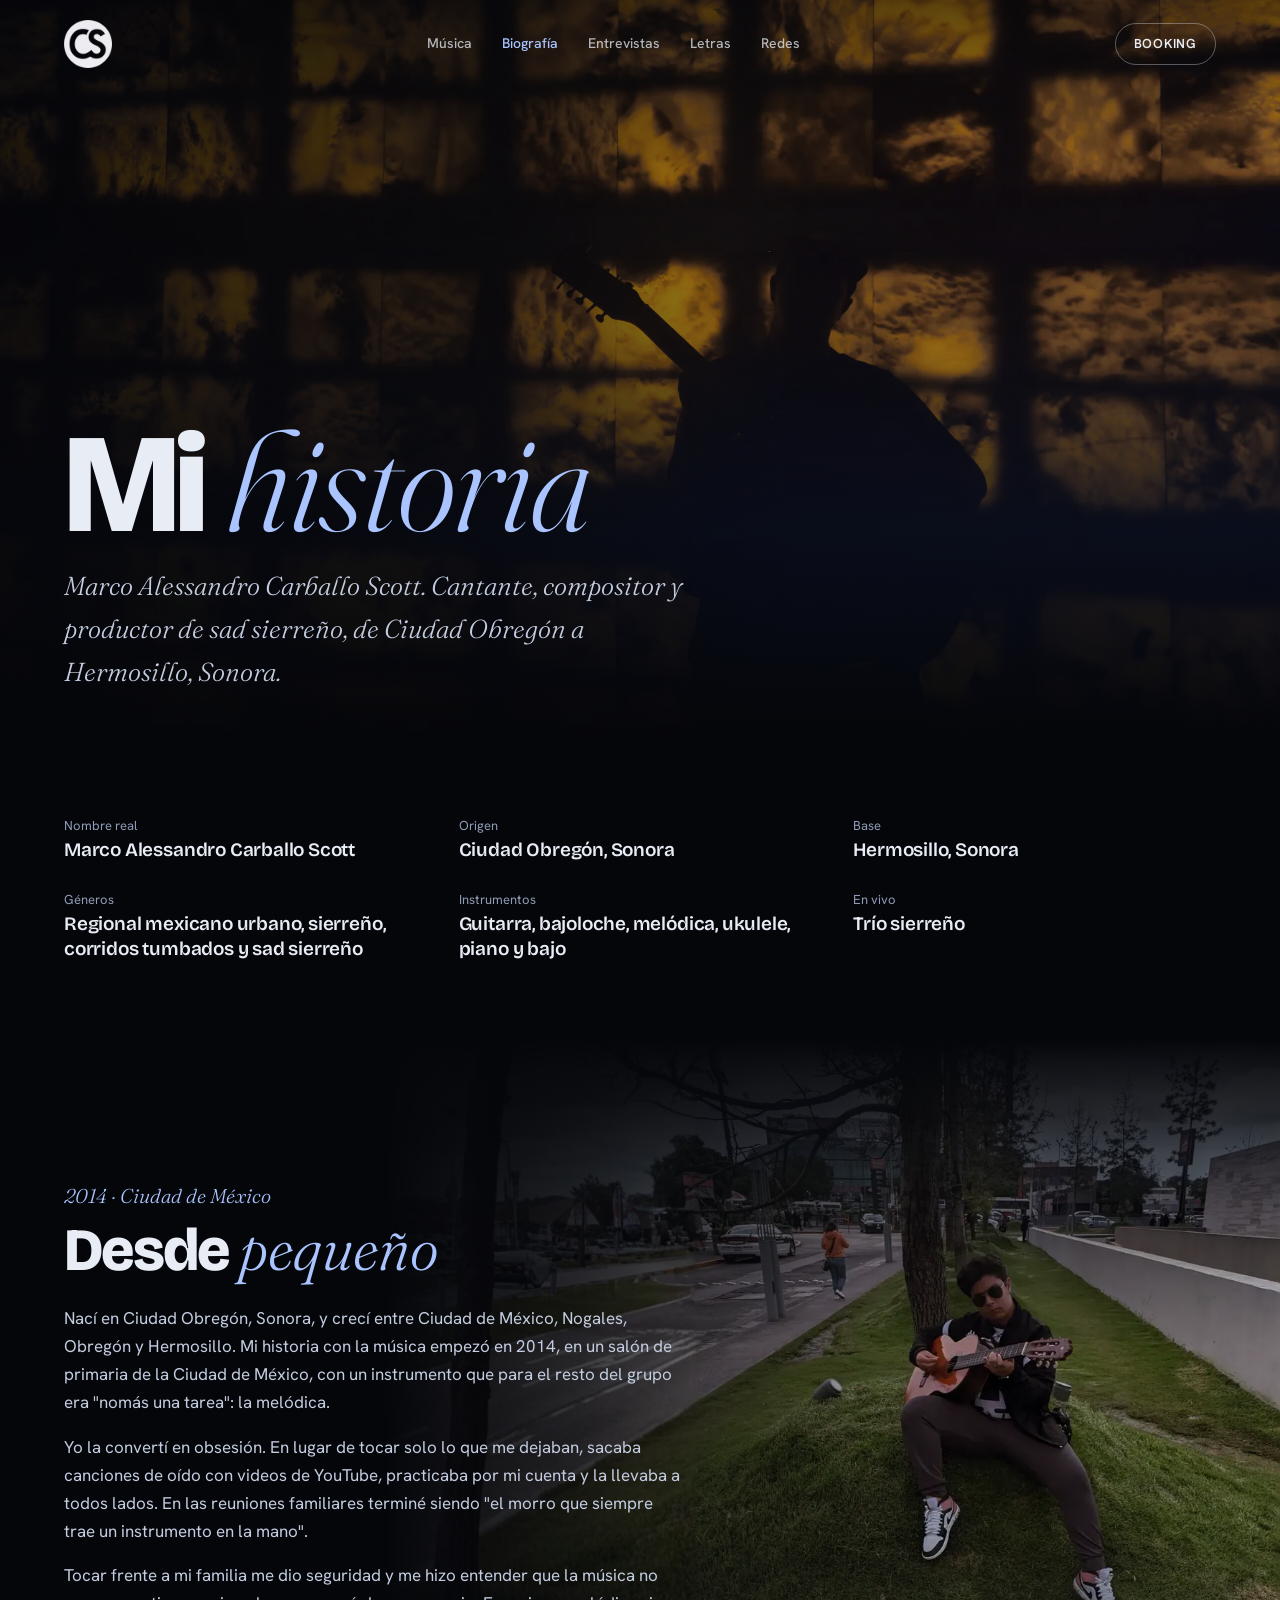
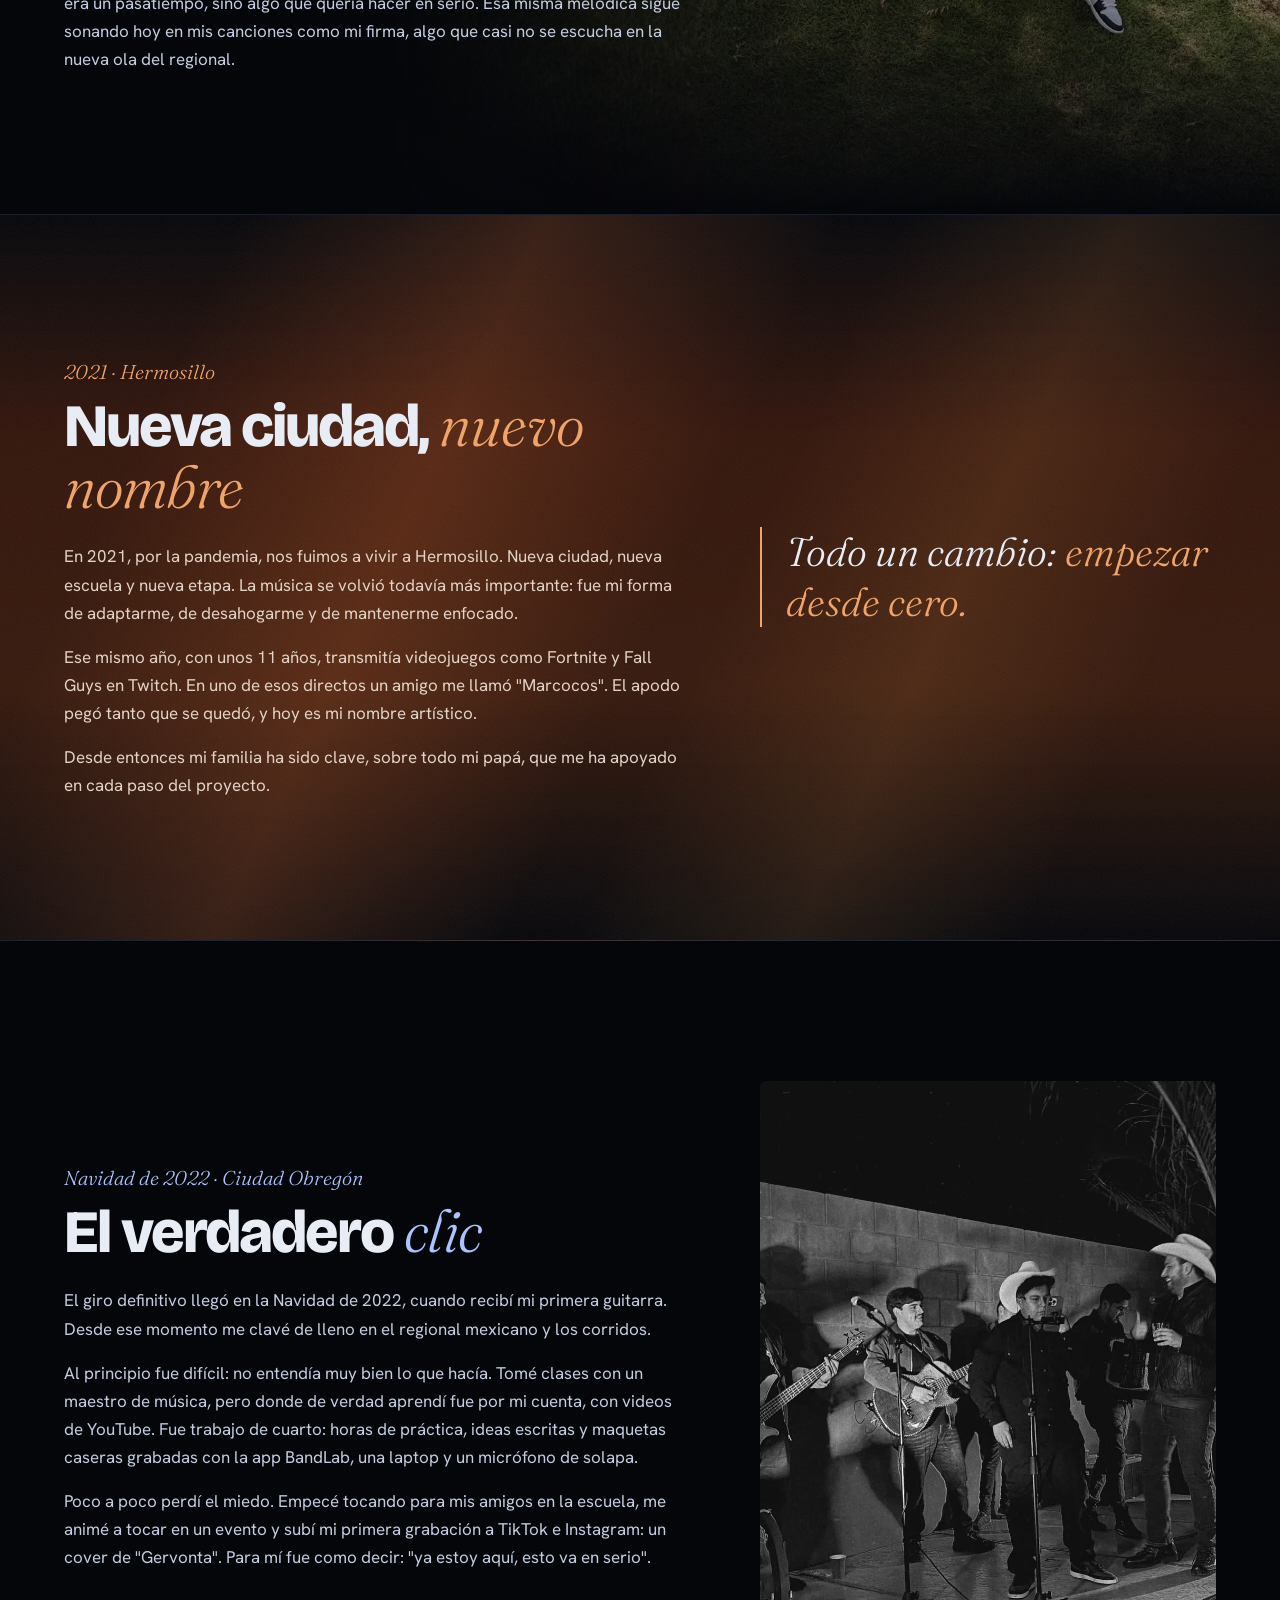
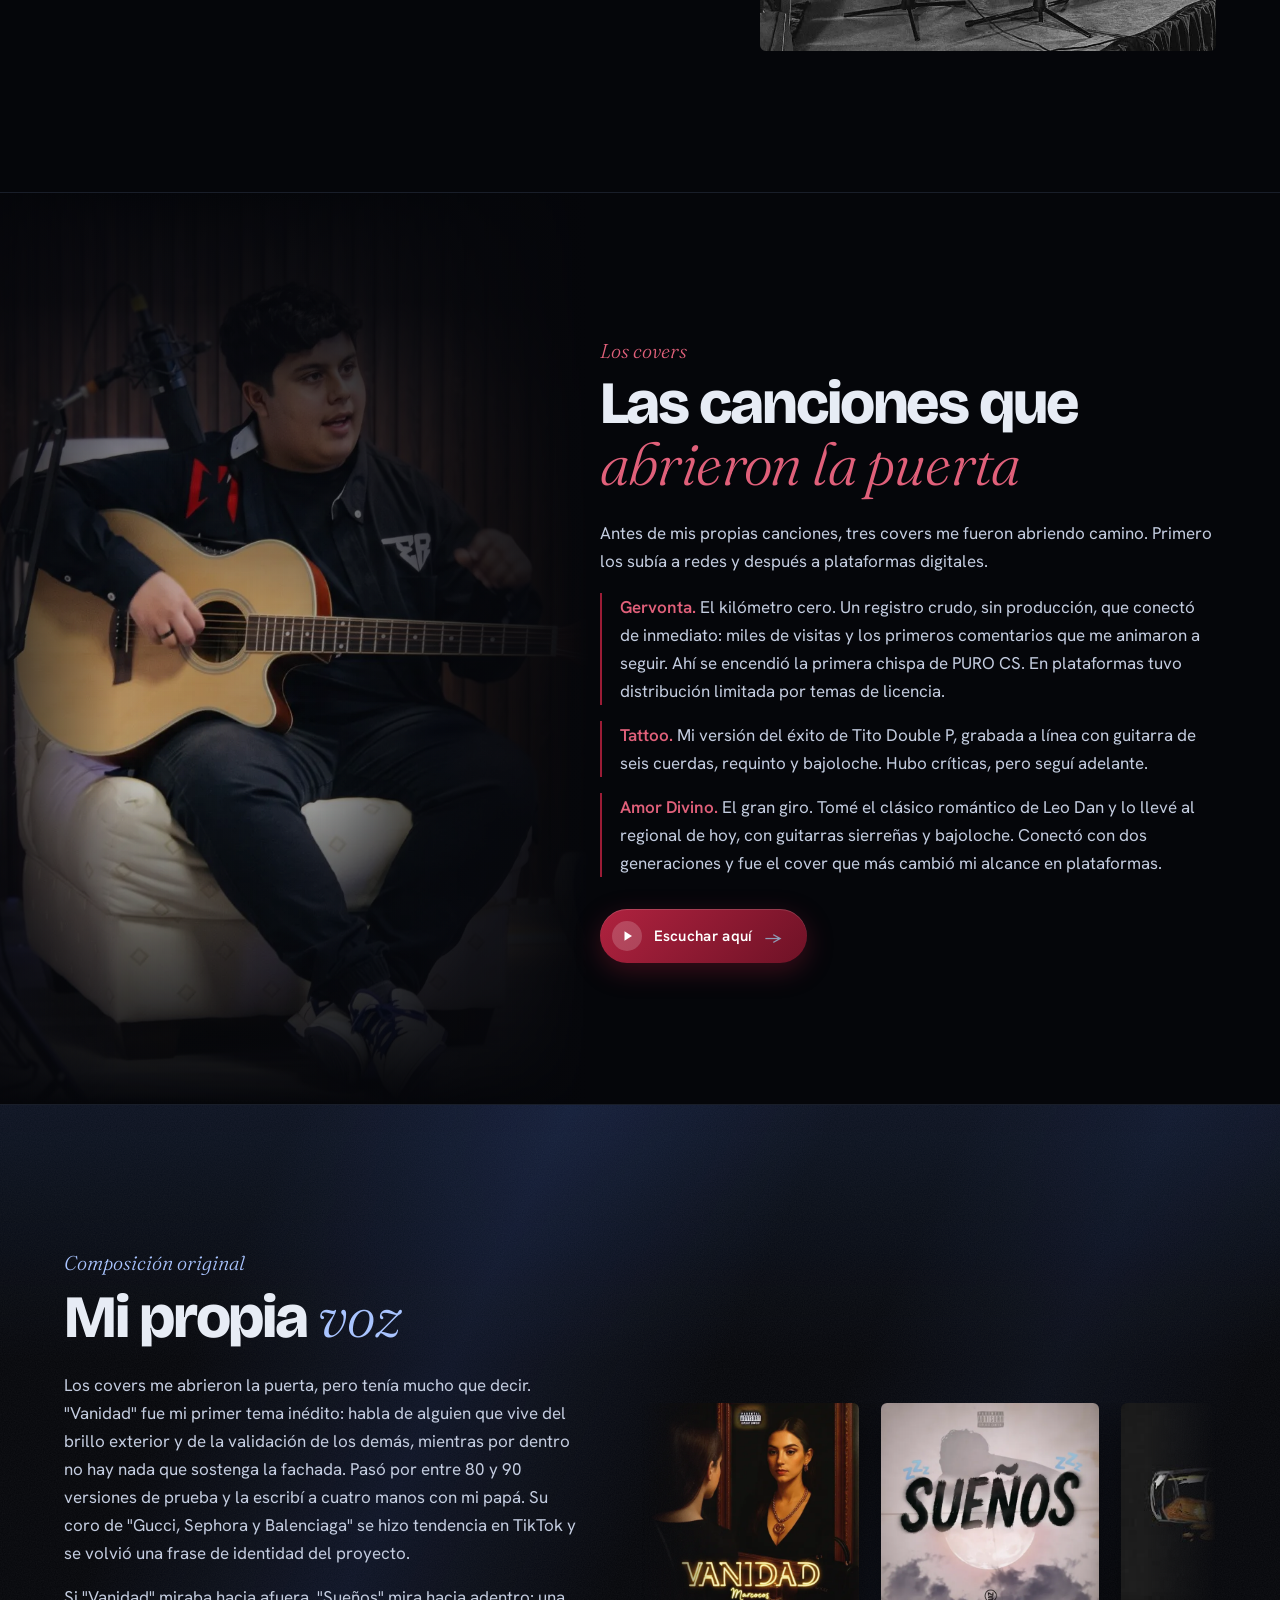
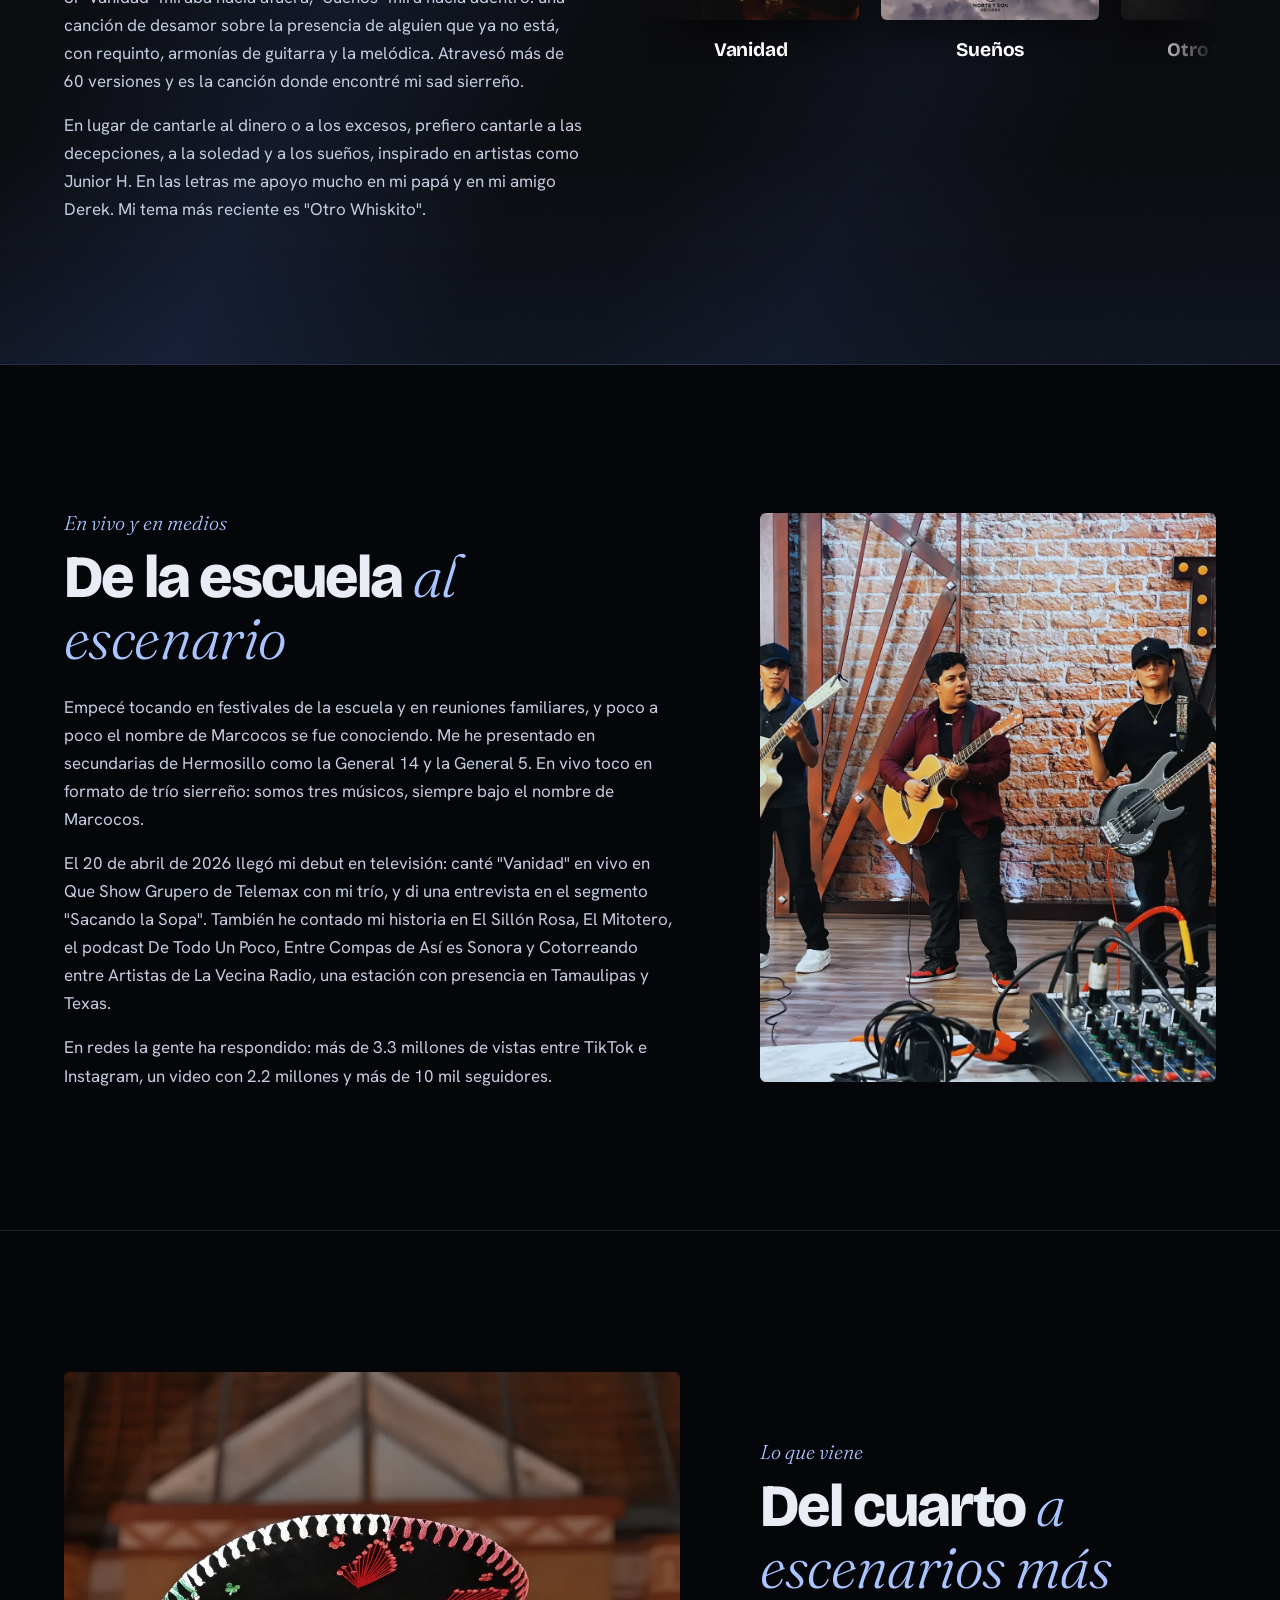
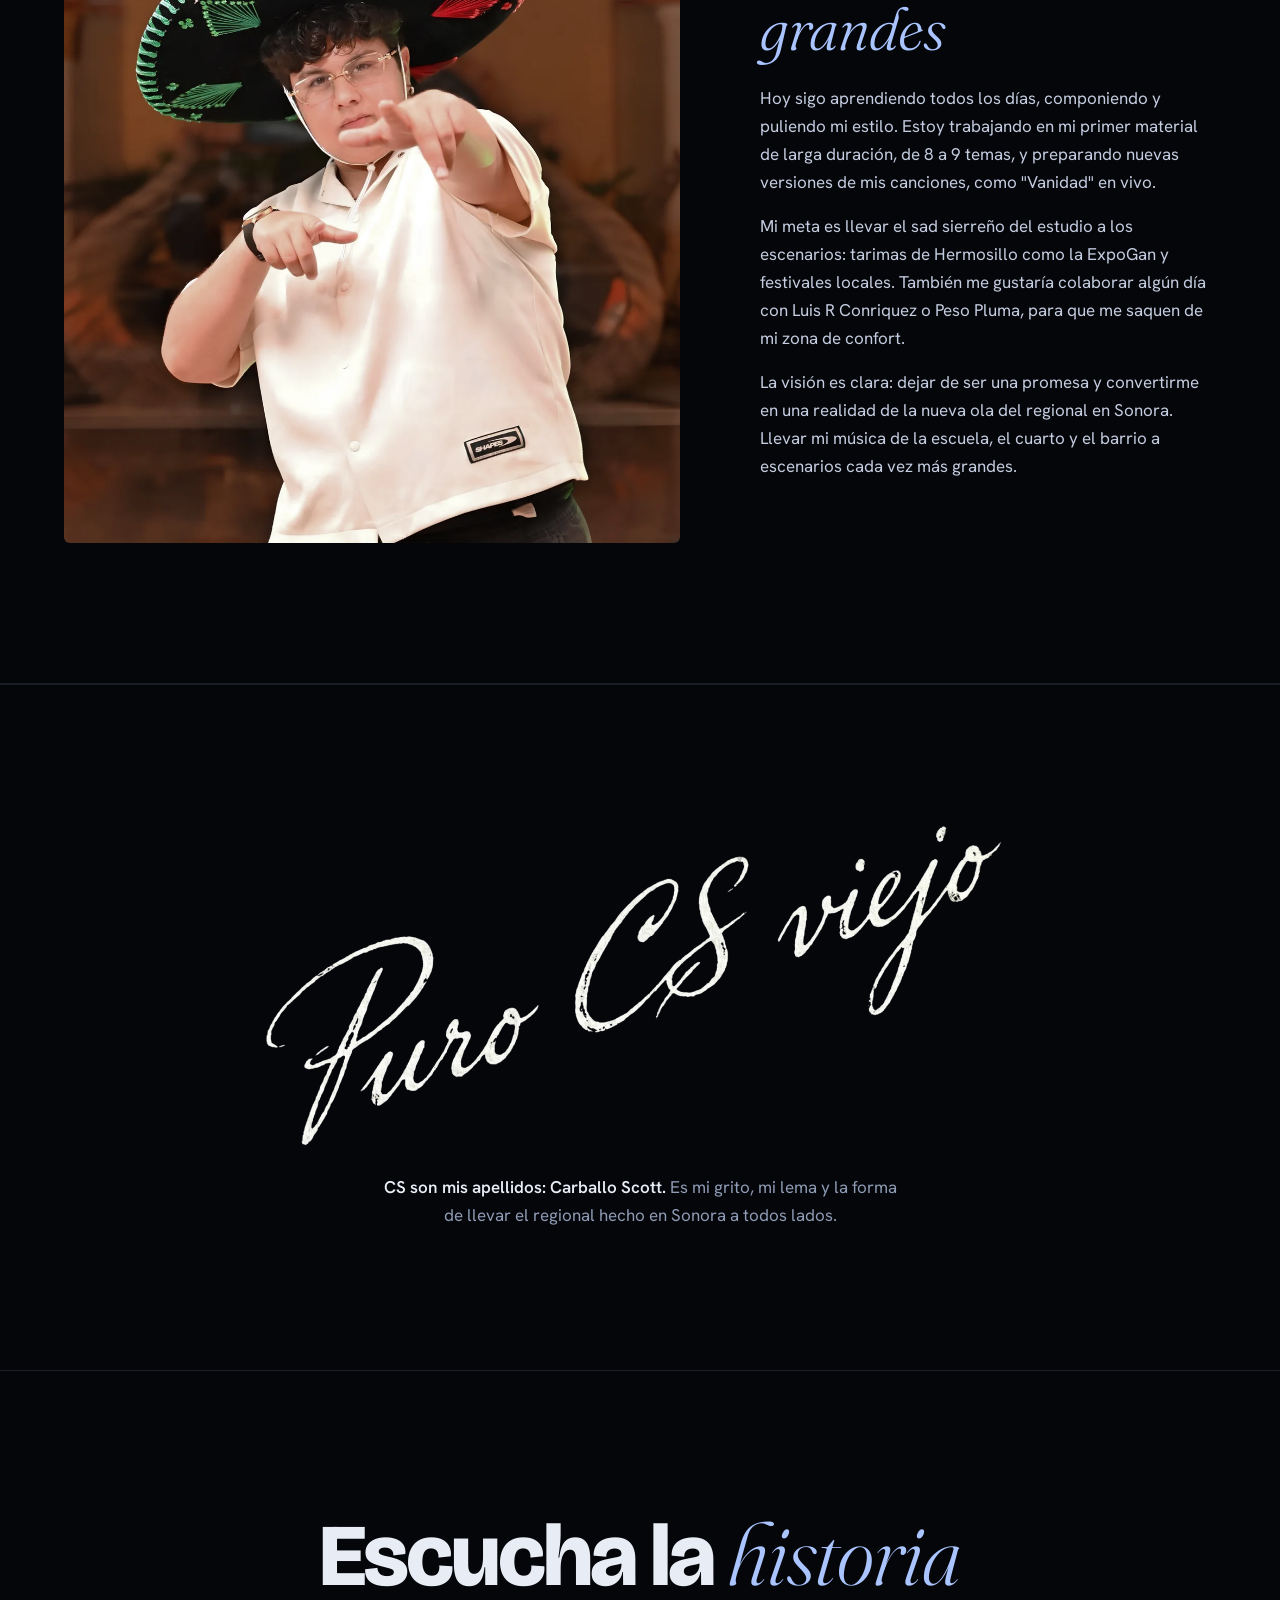
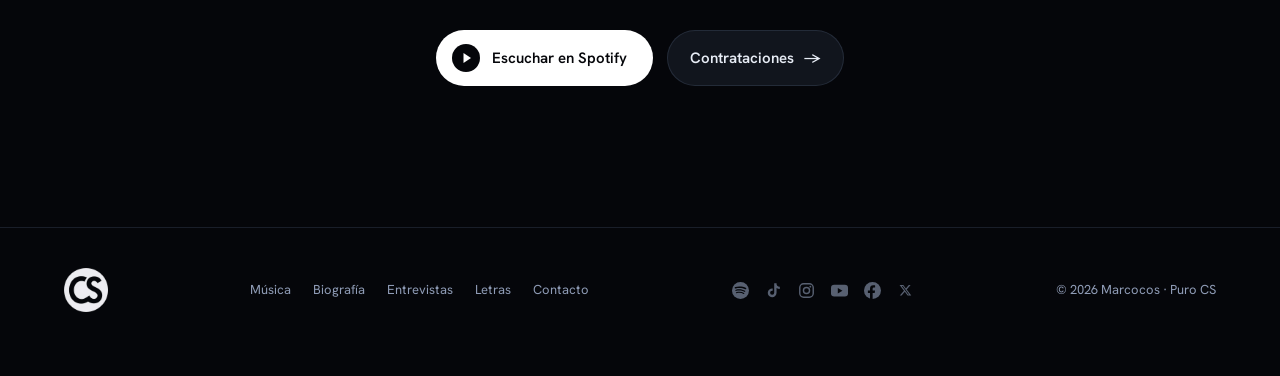
<file: biografia/index.html>
<!doctype html>
<html lang="es">
<head>
<meta charset="utf-8">
<meta name="viewport" content="width=device-width, initial-scale=1">
<title>Biografía · MARCOCOS</title>
<meta name="description" content="La historia de MARCOCOS contada por él: de la melódica en la primaria a la televisión. Cantante, compositor y productor de sad sierreño desde Hermosillo, Sonora.">
<link rel="canonical" href="https://www.marcocos.com/biografia/">
<meta property="og:type" content="article">
<meta property="og:site_name" content="MARCOCOS">
<meta property="og:locale" content="es_MX">
<meta property="og:title" content="Biografía · MARCOCOS">
<meta property="og:description" content="La historia de MARCOCOS contada por él: de la melódica en la primaria a la televisión. Cantante, compositor y productor de sad sierreño desde Hermosillo, Sonora.">
<meta property="og:url" content="https://www.marcocos.com/biografia/">
<meta property="og:image" content="https://www.marcocos.com/assets/img/compartir.jpg">
<meta property="og:image:width" content="1200">
<meta property="og:image:height" content="630">
<meta property="og:image:alt" content="MARCOCOS con su guitarra frente a un mural de colores">
<meta name="twitter:card" content="summary_large_image">
<meta name="twitter:site" content="@Marcocos__">
<link rel="icon" href="/favicon.ico" sizes="48x48">
<link rel="icon" href="/favicon-32.png" type="image/png" sizes="32x32">
<link rel="icon" href="/favicon-192.png" type="image/png" sizes="192x192">
<link rel="apple-touch-icon" href="/apple-touch-icon.png">
<meta name="theme-color" content="#05060a">
<link rel="preconnect" href="https://fonts.googleapis.com">
<link rel="preconnect" href="https://fonts.gstatic.com" crossorigin>
<link href="https://fonts.googleapis.com/css2?family=Bricolage+Grotesque:opsz,wght@12..96,400;12..96,600;12..96,800&family=Fraunces:ital,opsz,wght,SOFT@1,9..144,300..500,100&family=Hanken+Grotesk:wght@400;500;600&display=swap" rel="stylesheet">
<link rel="stylesheet" href="/assets/css/styles.css">
<script src="/assets/js/main.js" defer></script>
</head>
<body>

<header class="encabezado">
  <a href="/" class="marca"><img src="/assets/img/logo-cs.webp" alt="Marcocos, inicio" width="240" height="240"></a>
  <nav class="menu" aria-label="Principal">
    <a href="/musica/">Música</a>
    <a href="/biografia/" aria-current="page">Biografía</a>
    <a href="/entrevistas/">Entrevistas</a>
    <a href="https://www.letras.com/marcocos/" target="_blank" rel="noopener">Letras</a>
    <a href="/#redes">Redes</a>
  </nav>
  <a href="/#contacto" class="btn-borde">BOOKING</a>
</header>

<main>
  <!-- PORTADA DE LA BIOGRAFÍA -->
  <section class="hero hero-bio" style="padding:0">
    <picture>
      <source media="(min-width: 800px)" srcset="/assets/img/bio-portada.webp">
      <img src="/assets/img/bio-portada-movil.webp" fetchpriority="high" alt="Silueta de Marcocos con su guitarra frente a una pared de luz cálida">
    </picture>
    <div class="hero-contenido">
      <h1 class="titulo bio-titulo">Mi <em>historia</em></h1>
      <p class="bio-entrada">Marco Alessandro Carballo Scott. Cantante, compositor y productor de sad sierreño, de Ciudad Obregón a Hermosillo, Sonora.</p>
    </div>
  </section>

  <!-- FICHA RÁPIDA -->
  <section class="ficha" aria-label="Ficha técnica">
    <dl class="ficha-datos revelar">
      <div><dt>Nombre real</dt><dd>Marco Alessandro Carballo Scott</dd></div>
      <div><dt>Origen</dt><dd>Ciudad Obregón, Sonora</dd></div>
      <div><dt>Base</dt><dd>Hermosillo, Sonora</dd></div>
      <div><dt>Géneros</dt><dd>Regional mexicano urbano, sierreño, corridos tumbados y sad sierreño</dd></div>
      <div><dt>Instrumentos</dt><dd>Guitarra, bajoloche, melódica, ukulele, piano y bajo</dd></div>
      <div><dt>En vivo</dt><dd>Trío sierreño</dd></div>
    </dl>
  </section>

  <!-- CAPÍTULOS -->
  <article class="capitulos">

    <section class="capitulo con-fondo revelar">
      <img class="cap-fondo" src="/assets/img/bio-pasto.webp" alt="Marcocos tocando la guitarra sentado en el pasto" loading="lazy" width="1920" height="1080">
      <div class="cap-texto">
        <p class="cap-fecha">2014 · Ciudad de México</p>
        <h2 class="cap-titulo">Desde <em>pequeño</em></h2>
        <p>Nací en Ciudad Obregón, Sonora, y crecí entre Ciudad de México, Nogales, Obregón y Hermosillo. Mi historia con la música empezó en 2014, en un salón de primaria de la Ciudad de México, con un instrumento que para el resto del grupo era "nomás una tarea": la melódica.</p>
        <p>Yo la convertí en obsesión. En lugar de tocar solo lo que me dejaban, sacaba canciones de oído con videos de YouTube, practicaba por mi cuenta y la llevaba a todos lados. En las reuniones familiares terminé siendo "el morro que siempre trae un instrumento en la mano".</p>
        <p>Tocar frente a mi familia me dio seguridad y me hizo entender que la música no era un pasatiempo, sino algo que quería hacer en serio. Esa misma melódica sigue sonando hoy en mis canciones como mi firma, algo que casi no se escucha en la nueva ola del regional.</p>
      </div>
    </section>

    <section class="capitulo sonora revelar">
      <div class="cap-texto">
        <p class="cap-fecha">2021 · Hermosillo</p>
        <h2 class="cap-titulo">Nueva ciudad, <em>nuevo nombre</em></h2>
        <p>En 2021, por la pandemia, nos fuimos a vivir a Hermosillo. Nueva ciudad, nueva escuela y nueva etapa. La música se volvió todavía más importante: fue mi forma de adaptarme, de desahogarme y de mantenerme enfocado.</p>
        <p>Ese mismo año, con unos 11 años, transmitía videojuegos como Fortnite y Fall Guys en Twitch. En uno de esos directos un amigo me llamó "Marcocos". El apodo pegó tanto que se quedó, y hoy es mi nombre artístico.</p>
        <p>Desde entonces mi familia ha sido clave, sobre todo mi papá, que me ha apoyado en cada paso del proyecto.</p>
      </div>
      <blockquote class="cap-cita">Todo un cambio: <span>empezar desde cero.</span></blockquote>
    </section>

    <section class="capitulo con-foto revelar">
      <div class="cap-texto">
        <p class="cap-fecha">Navidad de 2022 · Ciudad Obregón</p>
        <h2 class="cap-titulo">El verdadero <em>clic</em></h2>
        <p>El giro definitivo llegó en la Navidad de 2022, cuando recibí mi primera guitarra. Desde ese momento me clavé de lleno en el regional mexicano y los corridos.</p>
        <p>Al principio fue difícil: no entendía muy bien lo que hacía. Tomé clases con un maestro de música, pero donde de verdad aprendí fue por mi cuenta, con videos de YouTube. Fue trabajo de cuarto: horas de práctica, ideas escritas y maquetas caseras grabadas con la app BandLab, una laptop y un micrófono de solapa.</p>
        <p>Poco a poco perdí el miedo. Empecé tocando para mis amigos en la escuela, me animé a tocar en un evento y subí mi primera grabación a TikTok e Instagram: un cover de "Gervonta". Para mí fue como decir: "ya estoy aquí, esto va en serio".</p>
      </div>
      <figure class="cap-foto"><img src="/assets/img/bio-banda.webp" alt="Marcocos cantando en vivo con músicos en Ciudad Obregón, en blanco y negro" loading="lazy" width="1080" height="1080"></figure>
    </section>

    <section class="capitulo con-fondo izquierda covers revelar">
      <img class="cap-fondo" src="/assets/img/bio-covers-estudio.webp" alt="Marcocos tocando la guitarra acústica sentado en un sillón durante una grabación en estudio" loading="lazy" width="2000" height="1332">
      <div class="cap-texto">
        <p class="cap-fecha">Los covers</p>
        <h2 class="cap-titulo">Las canciones que <em>abrieron la puerta</em></h2>
        <p>Antes de mis propias canciones, tres covers me fueron abriendo camino. Primero los subía a redes y después a plataformas digitales.</p>
        <ul class="cap-lista">
          <li><strong>Gervonta.</strong> El kilómetro cero. Un registro crudo, sin producción, que conectó de inmediato: miles de visitas y los primeros comentarios que me animaron a seguir. Ahí se encendió la primera chispa de PURO CS. En plataformas tuvo distribución limitada por temas de licencia.</li>
          <li><strong>Tattoo.</strong> Mi versión del éxito de Tito Double P, grabada a línea con guitarra de seis cuerdas, requinto y bajoloche. Hubo críticas, pero seguí adelante.</li>
          <li><strong>Amor Divino.</strong> El gran giro. Tomé el clásico romántico de Leo Dan y lo llevé al regional de hoy, con guitarras sierreñas y bajoloche. Conectó con dos generaciones y fue el cover que más cambió mi alcance en plataformas.</li>
        </ul>
        <a class="btn-vino" href="/#musica"><svg viewBox="0 0 24 24" aria-hidden="true"><circle cx="12" cy="12" r="12" fill="currentColor" opacity=".18"/><path d="M10 8.2v7.6L16 12z" fill="currentColor"/></svg>Escuchar aquí<span class="flecha" aria-hidden="true">→</span></a>
      </div>
    </section>

    <section class="capitulo azul revelar">
      <div class="cap-texto">
        <p class="cap-fecha">Composición original</p>
        <h2 class="cap-titulo">Mi propia <em>voz</em></h2>
        <p>Los covers me abrieron la puerta, pero tenía mucho que decir. "Vanidad" fue mi primer tema inédito: habla de alguien que vive del brillo exterior y de la validación de los demás, mientras por dentro no hay nada que sostenga la fachada. Pasó por entre 80 y 90 versiones de prueba y la escribí a cuatro manos con mi papá. Su coro de "Gucci, Sephora y Balenciaga" se hizo tendencia en TikTok y se volvió una frase de identidad del proyecto.</p>
        <p>Si "Vanidad" miraba hacia afuera, "Sueños" mira hacia adentro: una canción de desamor sobre la presencia de alguien que ya no está, con requinto, armonías de guitarra y la melódica. Atravesó más de 60 versiones y es la canción donde encontré mi sad sierreño.</p>
        <p>En lugar de cantarle al dinero o a los excesos, prefiero cantarle a las decepciones, a la soledad y a los sueños, inspirado en artistas como Junior H. En las letras me apoyo mucho en mi papá y en mi amigo Derek. Mi tema más reciente es "Otro Whiskito".</p>
      </div>
      <div class="carrusel-portadas" aria-label="Mis canciones">
        <div class="carrusel-pista">
          <a class="portada-item" href="https://sndo.ffm.to/p26avxp" target="_blank" rel="noopener"><img src="/assets/img/portada-vanidad.webp" alt="Portada de Vanidad" loading="lazy" width="600" height="600"><span>Vanidad</span></a>
          <a class="portada-item" href="https://sndo.ffm.to/jwo53nv" target="_blank" rel="noopener"><img src="/assets/img/portada-suenos.webp" alt="Portada de Sueños" loading="lazy" width="600" height="600"><span>Sueños</span></a>
          <a class="portada-item" href="https://open.spotify.com/track/60dIEM5Q0NJ2M9qtAuj1zD" target="_blank" rel="noopener"><img src="/assets/img/portada-otro-whiskito.webp" alt="Portada de Otro Whiskito" loading="lazy" width="225" height="225"><span>Otro Whiskito</span></a>
          <a class="portada-item" href="https://sndo.ffm.to/p26avxp" target="_blank" rel="noopener" tabindex="-1" aria-hidden="true"><img src="/assets/img/portada-vanidad.webp" alt="" loading="lazy" width="600" height="600"><span>Vanidad</span></a>
          <a class="portada-item" href="https://sndo.ffm.to/jwo53nv" target="_blank" rel="noopener" tabindex="-1" aria-hidden="true"><img src="/assets/img/portada-suenos.webp" alt="" loading="lazy" width="600" height="600"><span>Sueños</span></a>
          <a class="portada-item" href="https://open.spotify.com/track/60dIEM5Q0NJ2M9qtAuj1zD" target="_blank" rel="noopener" tabindex="-1" aria-hidden="true"><img src="/assets/img/portada-otro-whiskito.webp" alt="" loading="lazy" width="225" height="225"><span>Otro Whiskito</span></a>
          <a class="portada-item" href="https://sndo.ffm.to/p26avxp" target="_blank" rel="noopener" tabindex="-1" aria-hidden="true"><img src="/assets/img/portada-vanidad.webp" alt="" loading="lazy" width="600" height="600"><span>Vanidad</span></a>
          <a class="portada-item" href="https://sndo.ffm.to/jwo53nv" target="_blank" rel="noopener" tabindex="-1" aria-hidden="true"><img src="/assets/img/portada-suenos.webp" alt="" loading="lazy" width="600" height="600"><span>Sueños</span></a>
          <a class="portada-item" href="https://open.spotify.com/track/60dIEM5Q0NJ2M9qtAuj1zD" target="_blank" rel="noopener" tabindex="-1" aria-hidden="true"><img src="/assets/img/portada-otro-whiskito.webp" alt="" loading="lazy" width="225" height="225"><span>Otro Whiskito</span></a>
          <a class="portada-item" href="https://sndo.ffm.to/p26avxp" target="_blank" rel="noopener" tabindex="-1" aria-hidden="true"><img src="/assets/img/portada-vanidad.webp" alt="" loading="lazy" width="600" height="600"><span>Vanidad</span></a>
          <a class="portada-item" href="https://sndo.ffm.to/jwo53nv" target="_blank" rel="noopener" tabindex="-1" aria-hidden="true"><img src="/assets/img/portada-suenos.webp" alt="" loading="lazy" width="600" height="600"><span>Sueños</span></a>
          <a class="portada-item" href="https://open.spotify.com/track/60dIEM5Q0NJ2M9qtAuj1zD" target="_blank" rel="noopener" tabindex="-1" aria-hidden="true"><img src="/assets/img/portada-otro-whiskito.webp" alt="" loading="lazy" width="225" height="225"><span>Otro Whiskito</span></a>
        </div>
      </div>
    </section>

    <section class="capitulo con-foto revelar">
      <div class="cap-texto">
        <p class="cap-fecha">En vivo y en medios</p>
        <h2 class="cap-titulo">De la escuela <em>al escenario</em></h2>
        <p>Empecé tocando en festivales de la escuela y en reuniones familiares, y poco a poco el nombre de Marcocos se fue conociendo. Me he presentado en secundarias de Hermosillo como la General 14 y la General 5. En vivo toco en formato de trío sierreño: somos tres músicos, siempre bajo el nombre de Marcocos.</p>
        <p>El 20 de abril de 2026 llegó mi debut en televisión: canté "Vanidad" en vivo en Que Show Grupero de Telemax con mi trío, y di una entrevista en el segmento "Sacando la Sopa". También he contado mi historia en El Sillón Rosa, El Mitotero, el podcast De Todo Un Poco, Entre Compas de Así es Sonora y Cotorreando entre Artistas de La Vecina Radio, una estación con presencia en Tamaulipas y Texas.</p>
        <p>En redes la gente ha respondido: más de 3.3 millones de vistas entre TikTok e Instagram, un video con 2.2 millones y más de 10 mil seguidores.</p>
      </div>
      <figure class="cap-foto"><img src="/assets/img/medios-telemax-trio.webp" alt="Marcocos con su trío sierreño en el foro de Telemax" loading="lazy" width="1100" height="1466"></figure>
    </section>

    <section class="capitulo con-foto invertido revelar">
      <div class="cap-texto">
        <p class="cap-fecha">Lo que viene</p>
        <h2 class="cap-titulo">Del cuarto <em>a escenarios más grandes</em></h2>
        <p>Hoy sigo aprendiendo todos los días, componiendo y puliendo mi estilo. Estoy trabajando en mi primer material de larga duración, de 8 a 9 temas, y preparando nuevas versiones de mis canciones, como "Vanidad" en vivo.</p>
        <p>Mi meta es llevar el sad sierreño del estudio a los escenarios: tarimas de Hermosillo como la ExpoGan y festivales locales. También me gustaría colaborar algún día con Luis R Conriquez o Peso Pluma, para que me saquen de mi zona de confort.</p>
        <p>La visión es clara: dejar de ser una promesa y convertirme en una realidad de la nueva ola del regional en Sonora. Llevar mi música de la escuela, el cuarto y el barrio a escenarios cada vez más grandes.</p>
      </div>
      <figure class="cap-foto"><img src="/assets/img/bio-sombrero.webp" alt="Marcocos con sombrero de charro señalando hacia la cámara" loading="lazy" width="1200" height="1500"></figure>
    </section>
  </article>

  <!-- PURO CS -->
  <section class="purocs revelar">
    <img src="/assets/img/firma-puro-cs.webp" alt="Puro CS viejo" loading="lazy" width="1400" height="591">
    <p><strong>CS son mis apellidos: Carballo Scott.</strong> Es mi grito, mi lema y la forma de llevar el regional hecho en Sonora a todos lados.</p>  </section>

  <!-- CIERRE -->
  <section class="bio-cierre revelar">
    <h2 class="titulo">Escucha la <em>historia</em></h2>
    <div class="botones">
      <a class="btn-play" href="https://open.spotify.com/artist/4xg0AfO1mDqaVj0qTEAyp2" target="_blank" rel="noopener">
        <svg viewBox="0 0 28 28" aria-hidden="true"><circle cx="14" cy="14" r="14" fill="#05060a"/><path d="M11.5 9l7.5 5-7.5 5z" fill="#fff"/></svg>
        Escuchar en Spotify
      </a>
      <a class="mas" href="/#contacto">Contrataciones</a>
    </div>
  </section>
</main>

<footer>
  <img src="/assets/img/logo-cs.webp" alt="Marcocos" width="240" height="240" loading="lazy">
  <nav aria-label="Pie de página"><a href="/musica/">Música</a><a href="/biografia/">Biografía</a><a href="/entrevistas/">Entrevistas</a><a href="https://www.letras.com/marcocos/" target="_blank" rel="noopener">Letras</a><a href="/#contacto">Contacto</a></nav>
  <div class="pie-redes"><a href="https://open.spotify.com/artist/4xg0AfO1mDqaVj0qTEAyp2" target="_blank" rel="noopener" aria-label="Spotify" title="Spotify"><svg viewBox="0 0 24 24" aria-hidden="true"><circle cx="12" cy="12" r="12" fill="currentColor"/><path fill="#05060a" d="M17.3 16.6a.7.7 0 01-1 .3c-2.7-1.7-6-2-10-1.1a.7.7 0 11-.3-1.4c4.4-1 8.1-.6 11 1.2.4.2.5.6.3 1zm1.4-3.1a.9.9 0 01-1.2.3c-3.1-1.9-7.8-2.4-11.4-1.3a.9.9 0 11-.5-1.7c4.2-1.3 9.3-.7 12.8 1.5.4.3.6.8.3 1.2zm.1-3.2C15.1 8.1 9 7.9 5.5 9a1.1 1.1 0 11-.6-2c4-1.2 10.7-1 15 1.5a1.1 1.1 0 01-1.1 1.8z"/></svg></a><a href="https://www.tiktok.com/@_marcocos" target="_blank" rel="noopener" aria-label="TikTok" title="TikTok"><svg viewBox="0 0 24 24" aria-hidden="true"><path fill="currentColor" transform="translate(2.2 1.6) scale(.85)" d="M16.6 0h-3.9v16.1a3.4 3.4 0 11-3.4-3.4c.3 0 .6 0 .9.1V8.8a7.3 7.3 0 106.4 7.3V8a9.3 9.3 0 005.4 1.7V5.8A5.4 5.4 0 0116.6 0z"/></svg></a><a href="https://www.instagram.com/marcocosoficial/" target="_blank" rel="noopener" aria-label="Instagram" title="Instagram"><svg viewBox="0 0 24 24" aria-hidden="true"><rect x="2.5" y="2.5" width="19" height="19" rx="5.5" fill="none" stroke="currentColor" stroke-width="2"/><circle cx="12" cy="12" r="4.3" fill="none" stroke="currentColor" stroke-width="2"/><circle cx="17.4" cy="6.6" r="1.3" fill="currentColor"/></svg></a><a href="https://www.youtube.com/@Marcocosoficial" target="_blank" rel="noopener" aria-label="YouTube" title="YouTube"><svg viewBox="0 0 24 24" aria-hidden="true"><rect x="0" y="4" width="24" height="16.5" rx="4.5" fill="currentColor"/><path d="M9.6 8.4v7.7l6.6-3.85z" fill="#05060a"/></svg></a><a href="https://www.facebook.com/profile.php?id=61575802124331" target="_blank" rel="noopener" aria-label="Facebook" title="Facebook"><svg viewBox="0 0 24 24" aria-hidden="true"><circle cx="12" cy="12" r="12" fill="currentColor"/><path fill="#05060a" d="M15.1 15.5l.5-3.5h-3.4V9.8c0-1 .5-1.9 2-1.9h1.5v-3s-1.4-.2-2.7-.2c-2.8 0-4.5 1.7-4.5 4.7V12h-3v3.5h3V24h3.7v-8.5z"/></svg></a><a href="https://x.com/Marcocos__" target="_blank" rel="noopener" aria-label="X" title="X"><svg viewBox="0 0 24 24" aria-hidden="true"><path fill="currentColor" transform="translate(-2.4 -2.4) scale(1.2)" d="M15.9 5.5h2.1l-4.6 5.3 5.4 7.2h-4.3l-3.3-4.4-3.8 4.4H5.3l4.9-5.6L5 5.5h4.4l3 4 3.5-4zm-.8 11.2h1.2L8.9 6.7H7.6z"/></svg></a></div>
  <span>© 2026 Marcocos · Puro CS</span>
</footer>

</body>
</html>
</file>
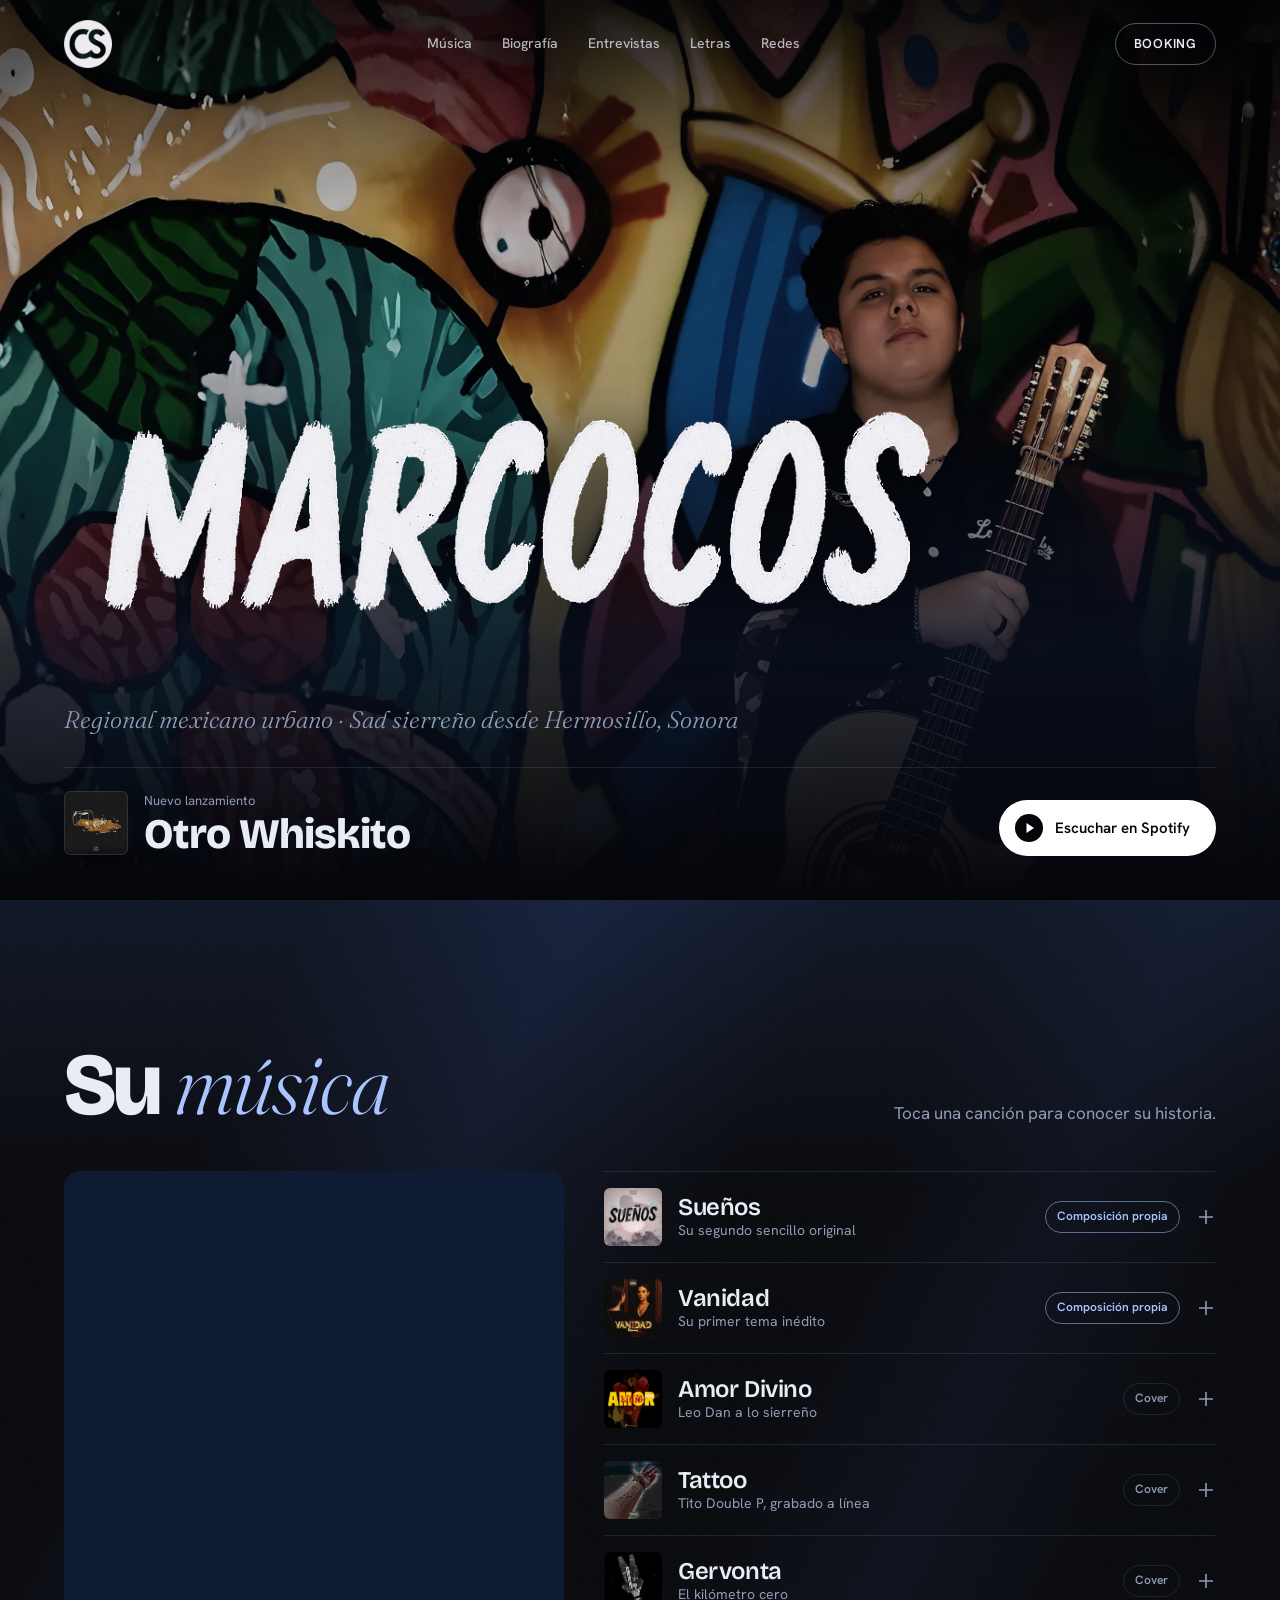
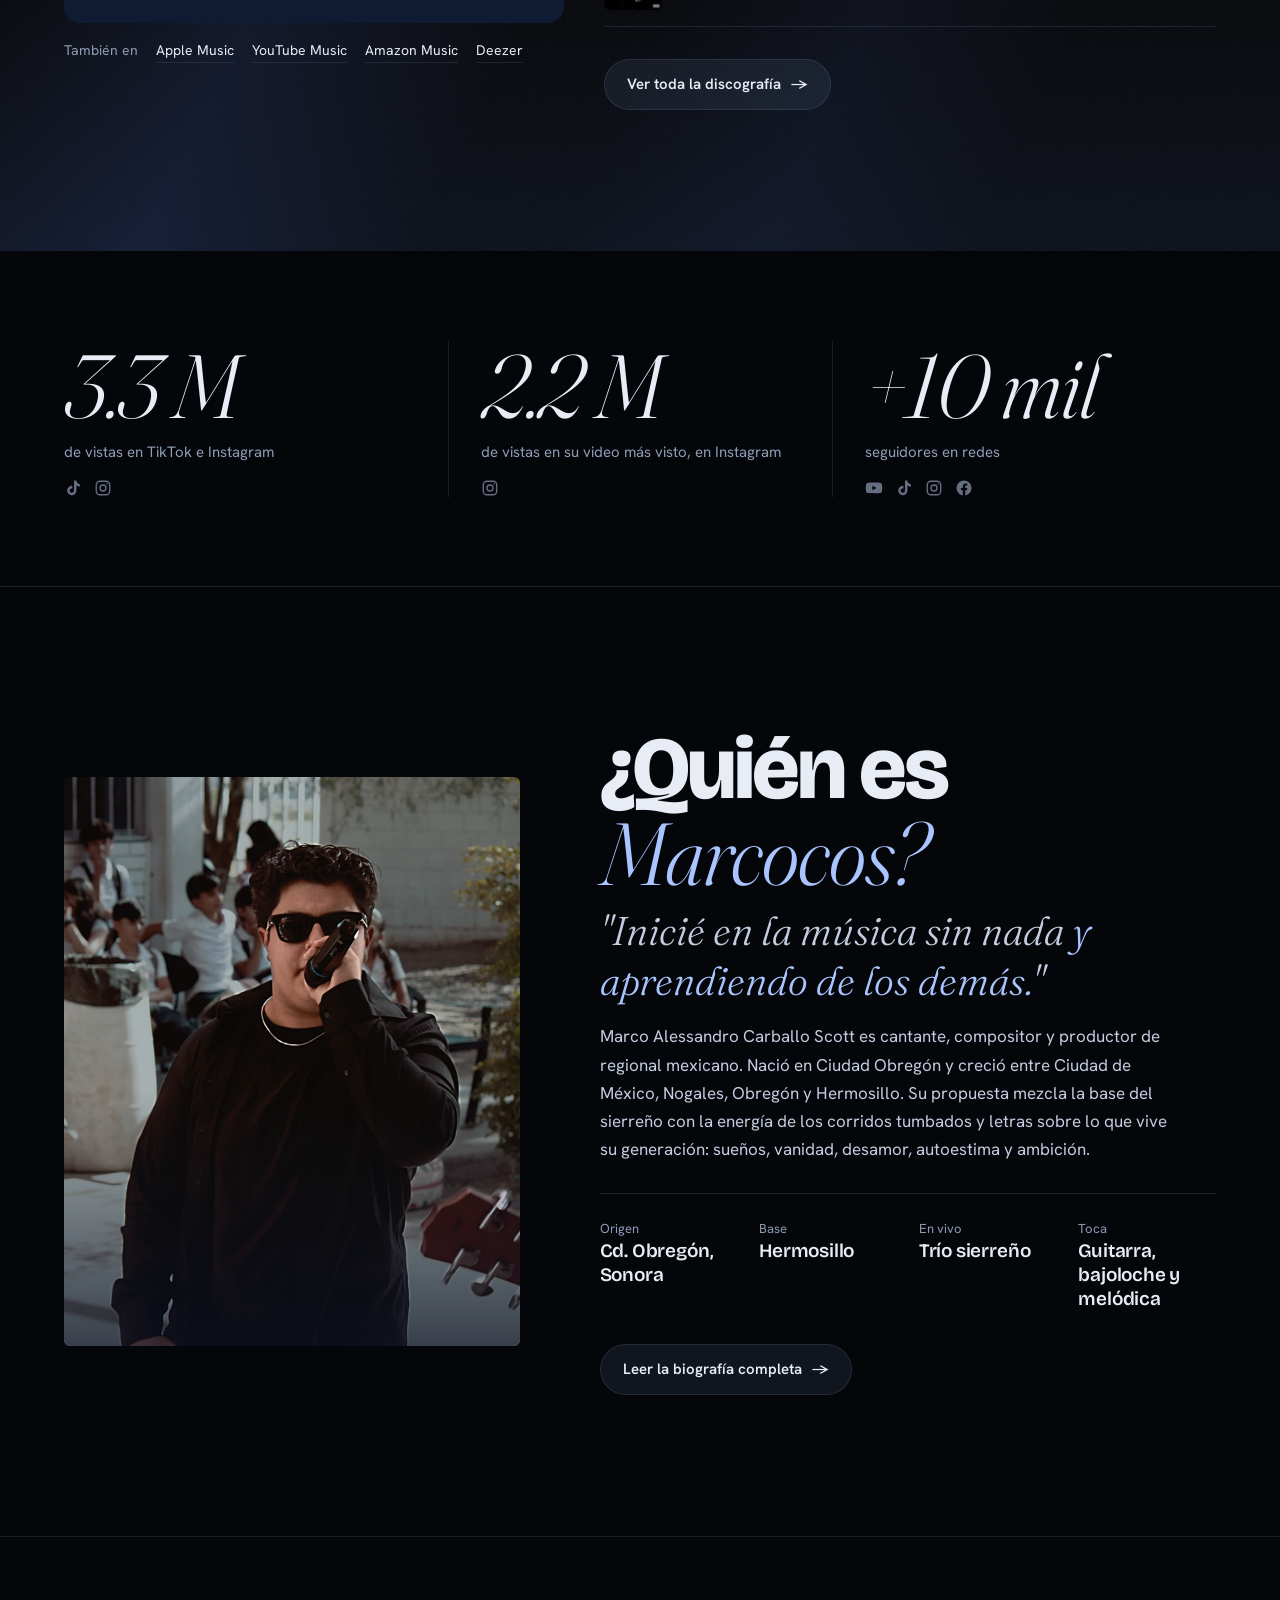
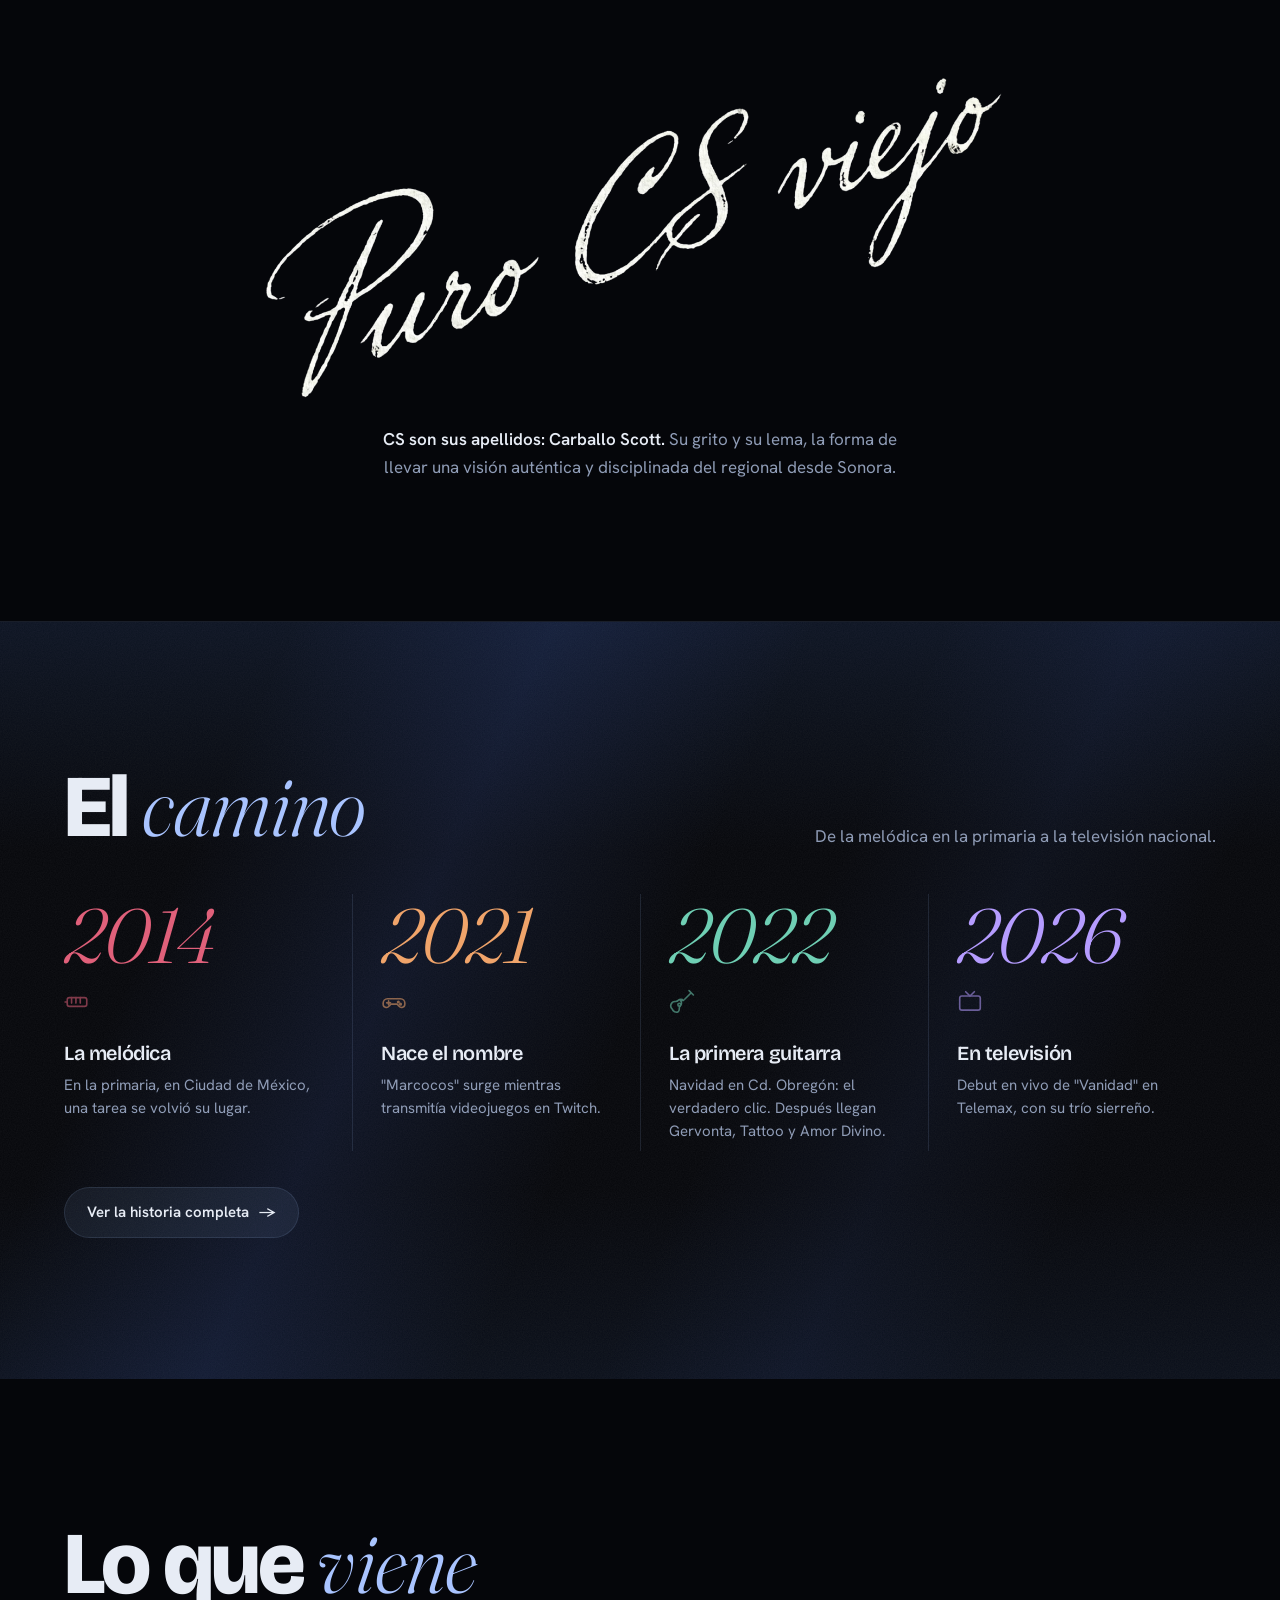
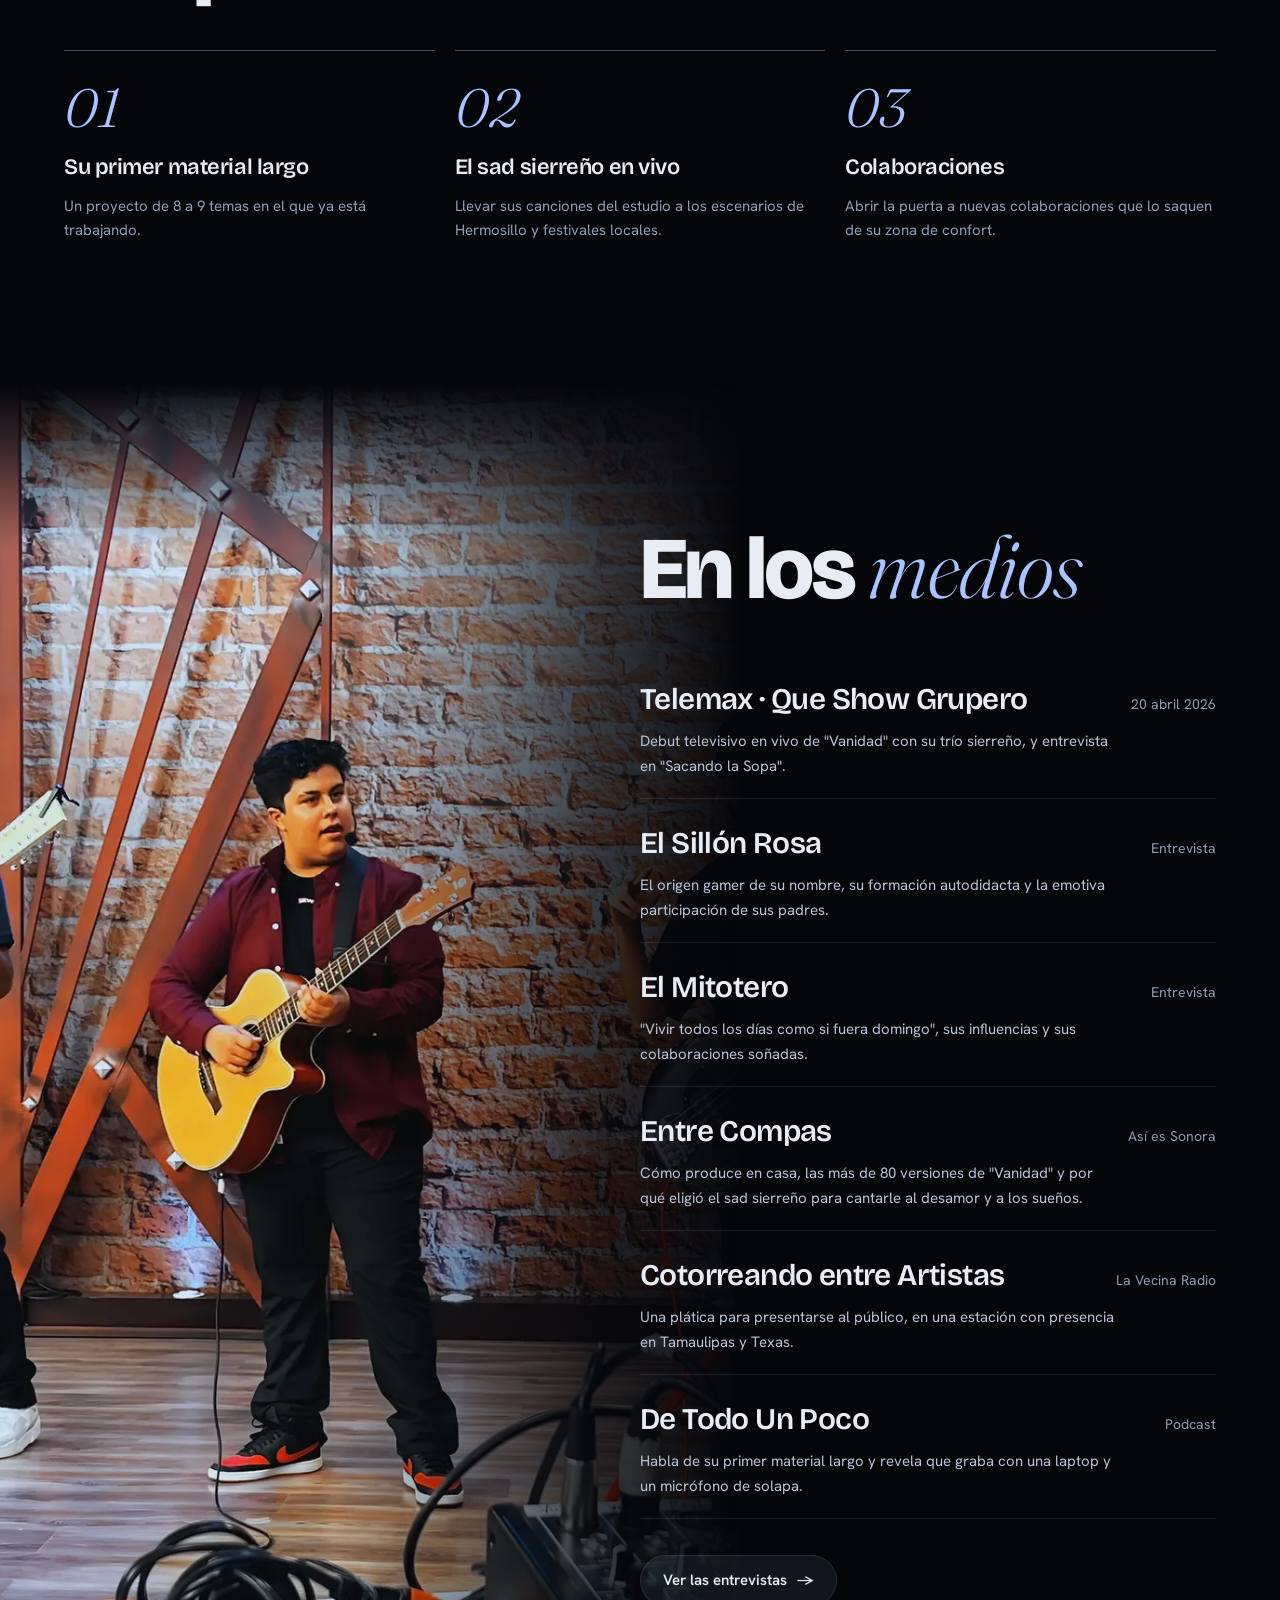
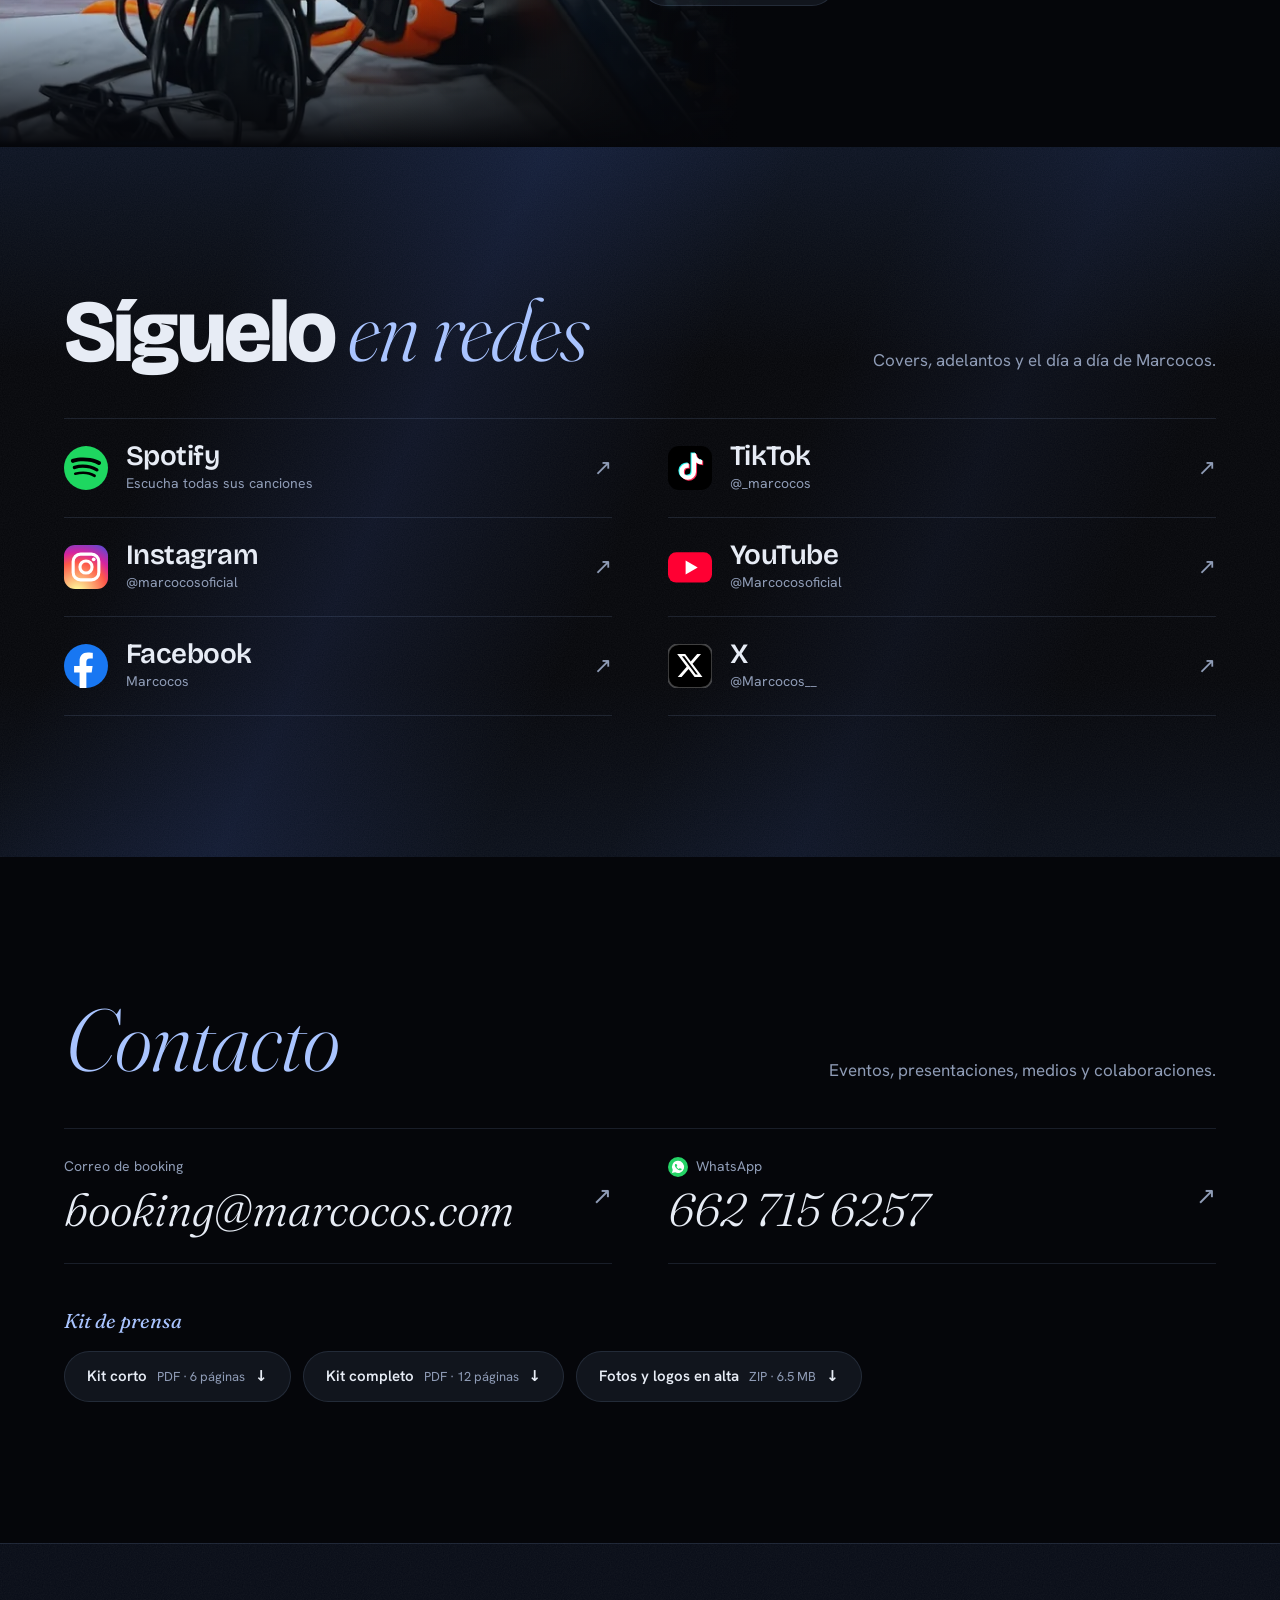
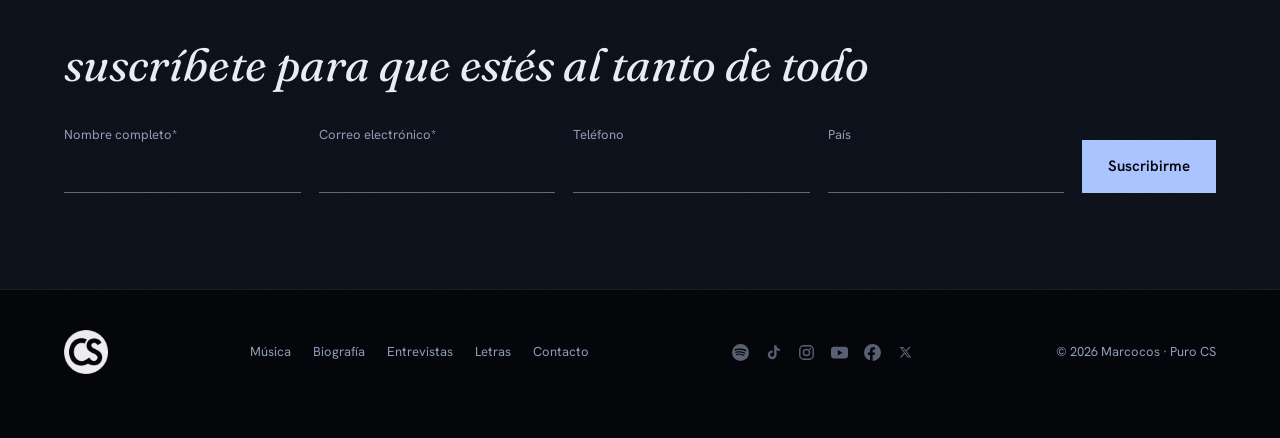
<file: contacto/index.html>
<!doctype html>
<html lang="es">
<head>
<meta charset="utf-8">
<title>MARCOCOS</title>
<meta name="robots" content="noindex">
<link rel="canonical" href="https://www.marcocos.com/#contacto">
<meta http-equiv="refresh" content="0; url=/#contacto">
<script>location.replace("/#contacto")</script>
</head>
<body style="background:#05060a;color:#fff;font-family:sans-serif">
<p><a href="/#contacto" style="color:#a9c4ff">Ir a la página de MARCOCOS</a></p>
</body>
</html>
</file>
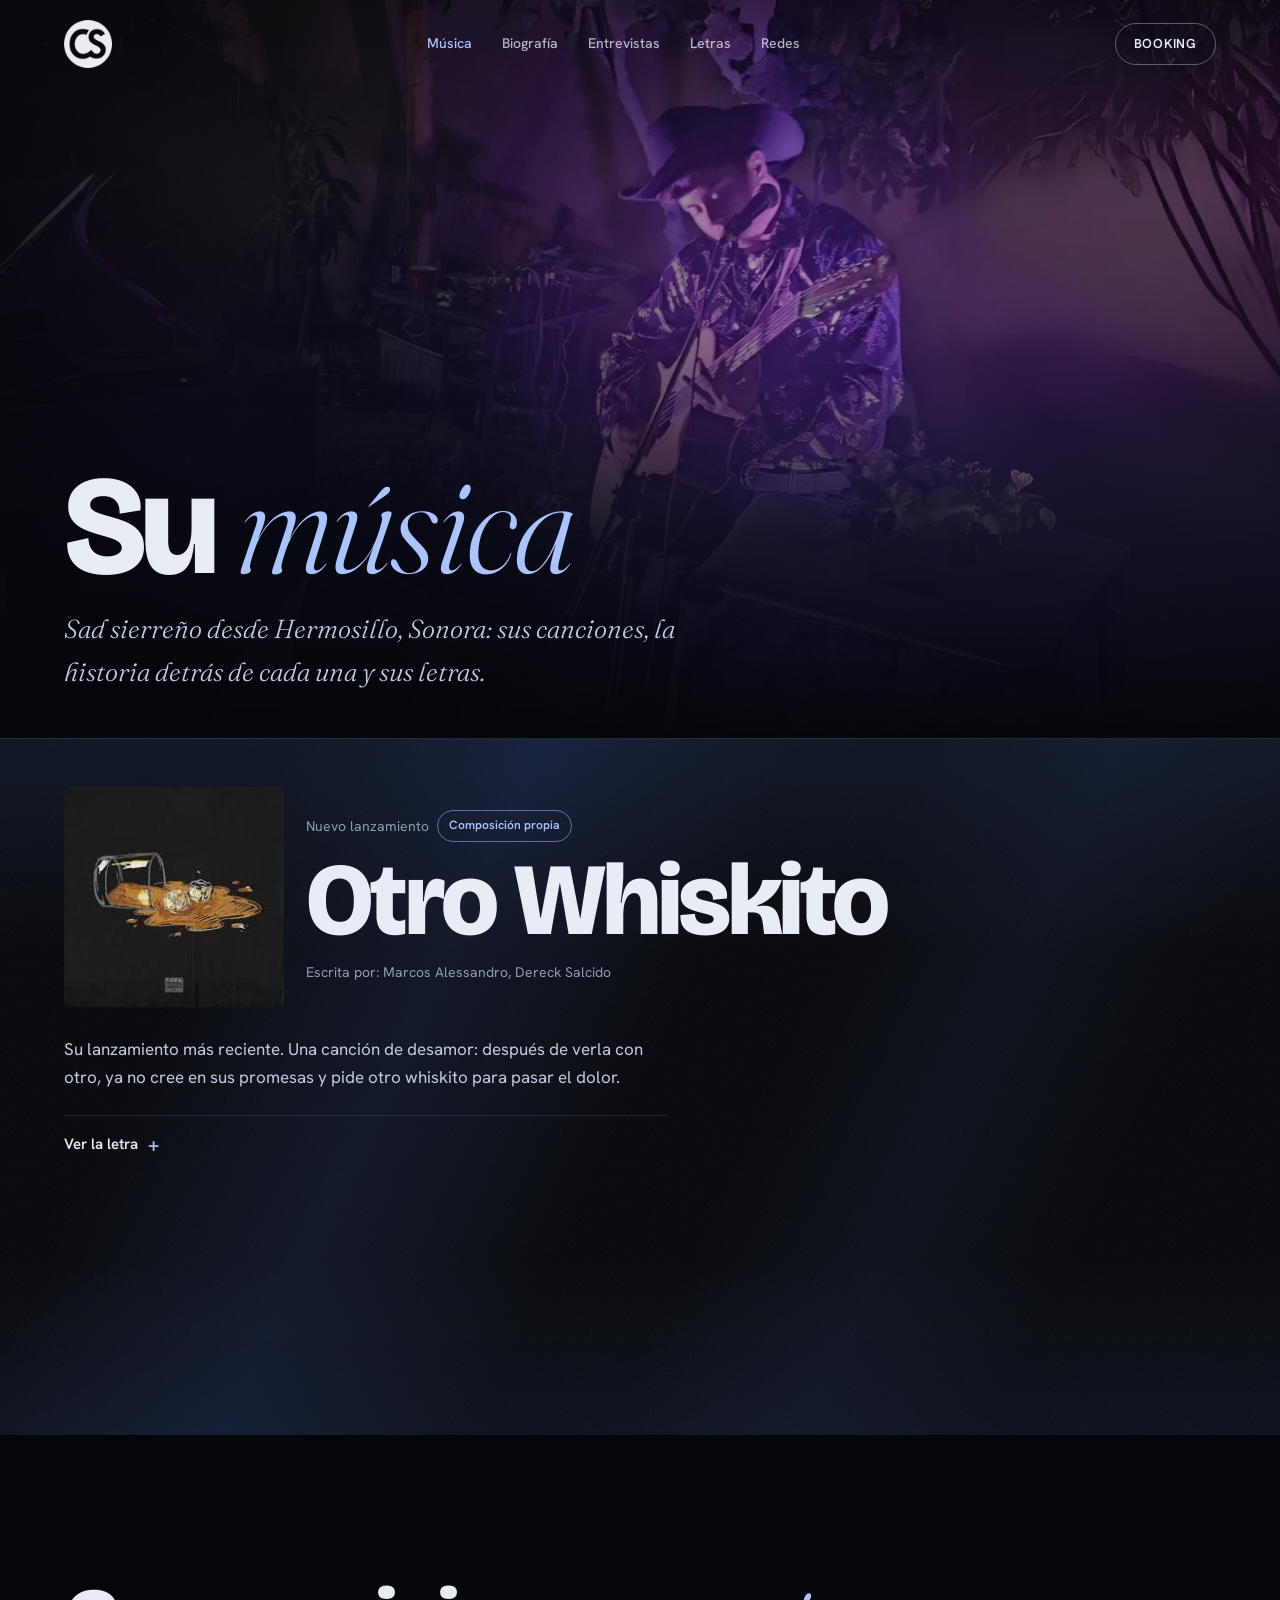
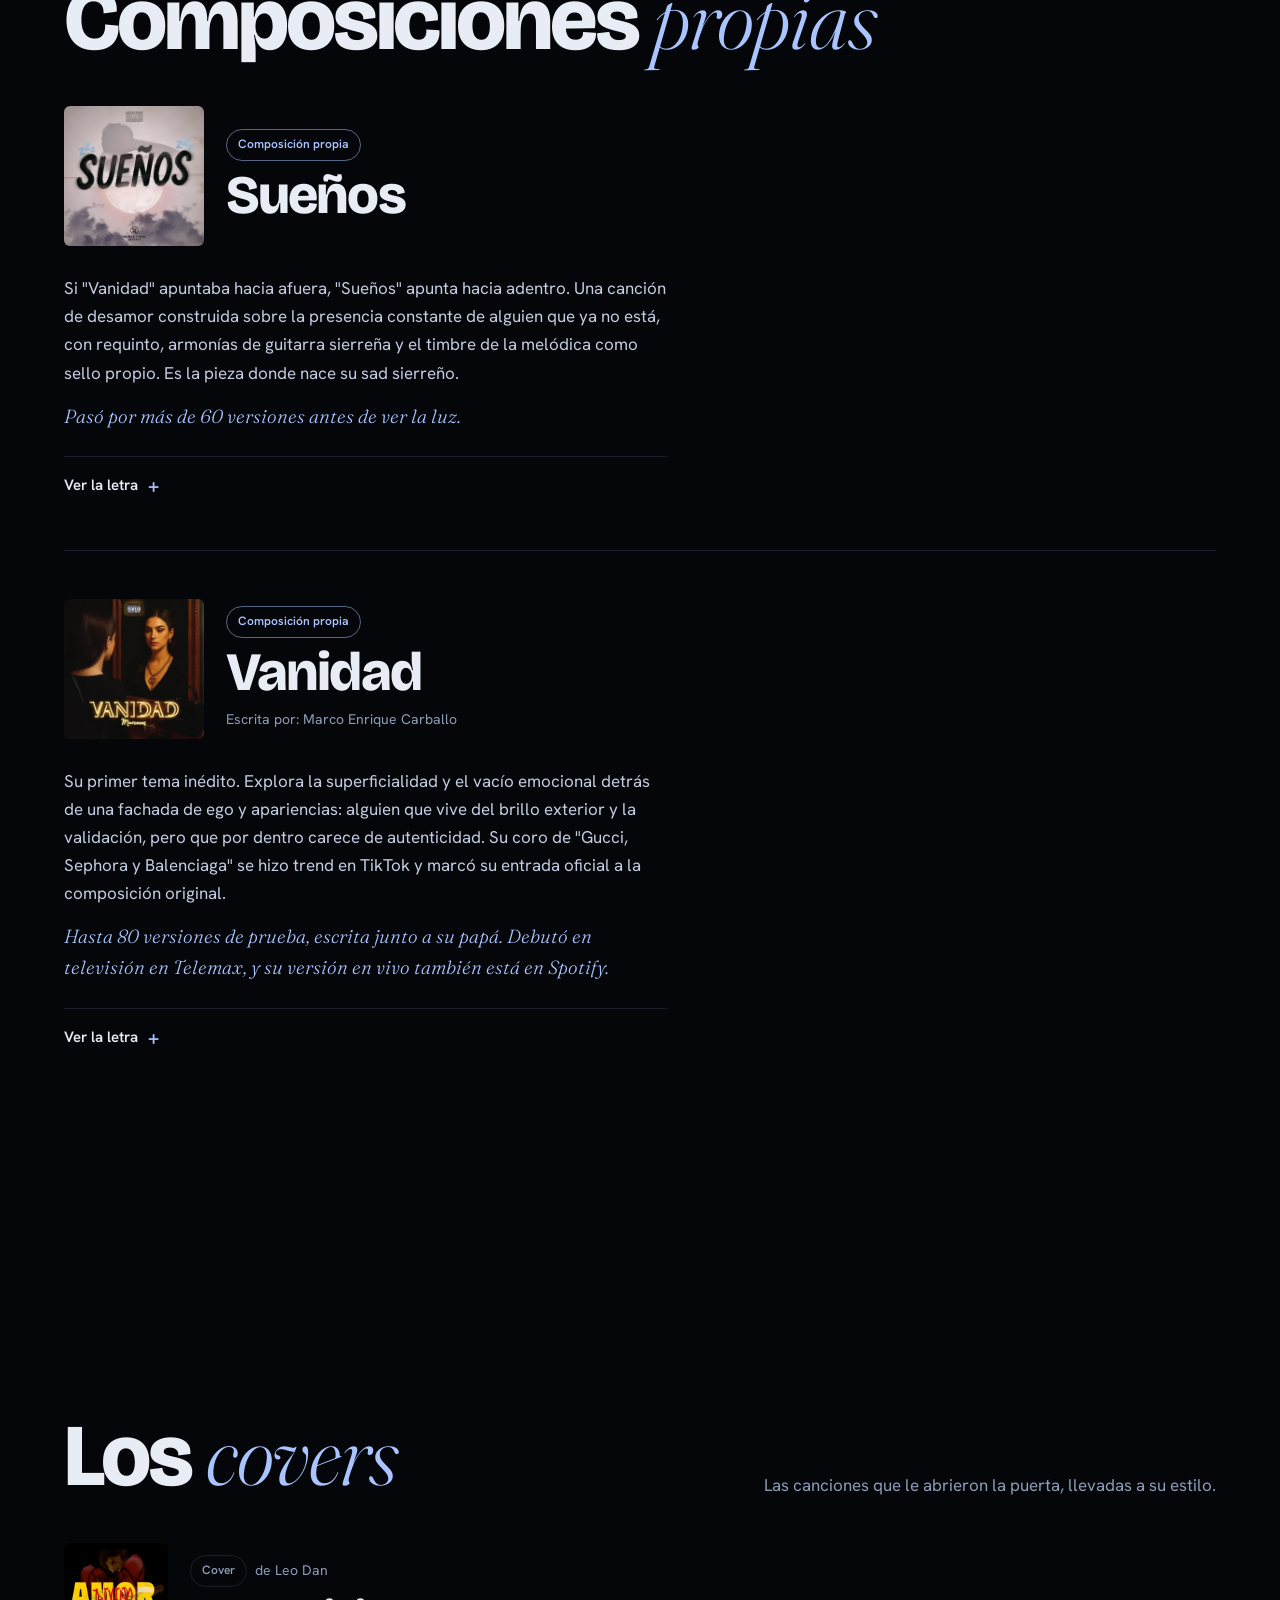
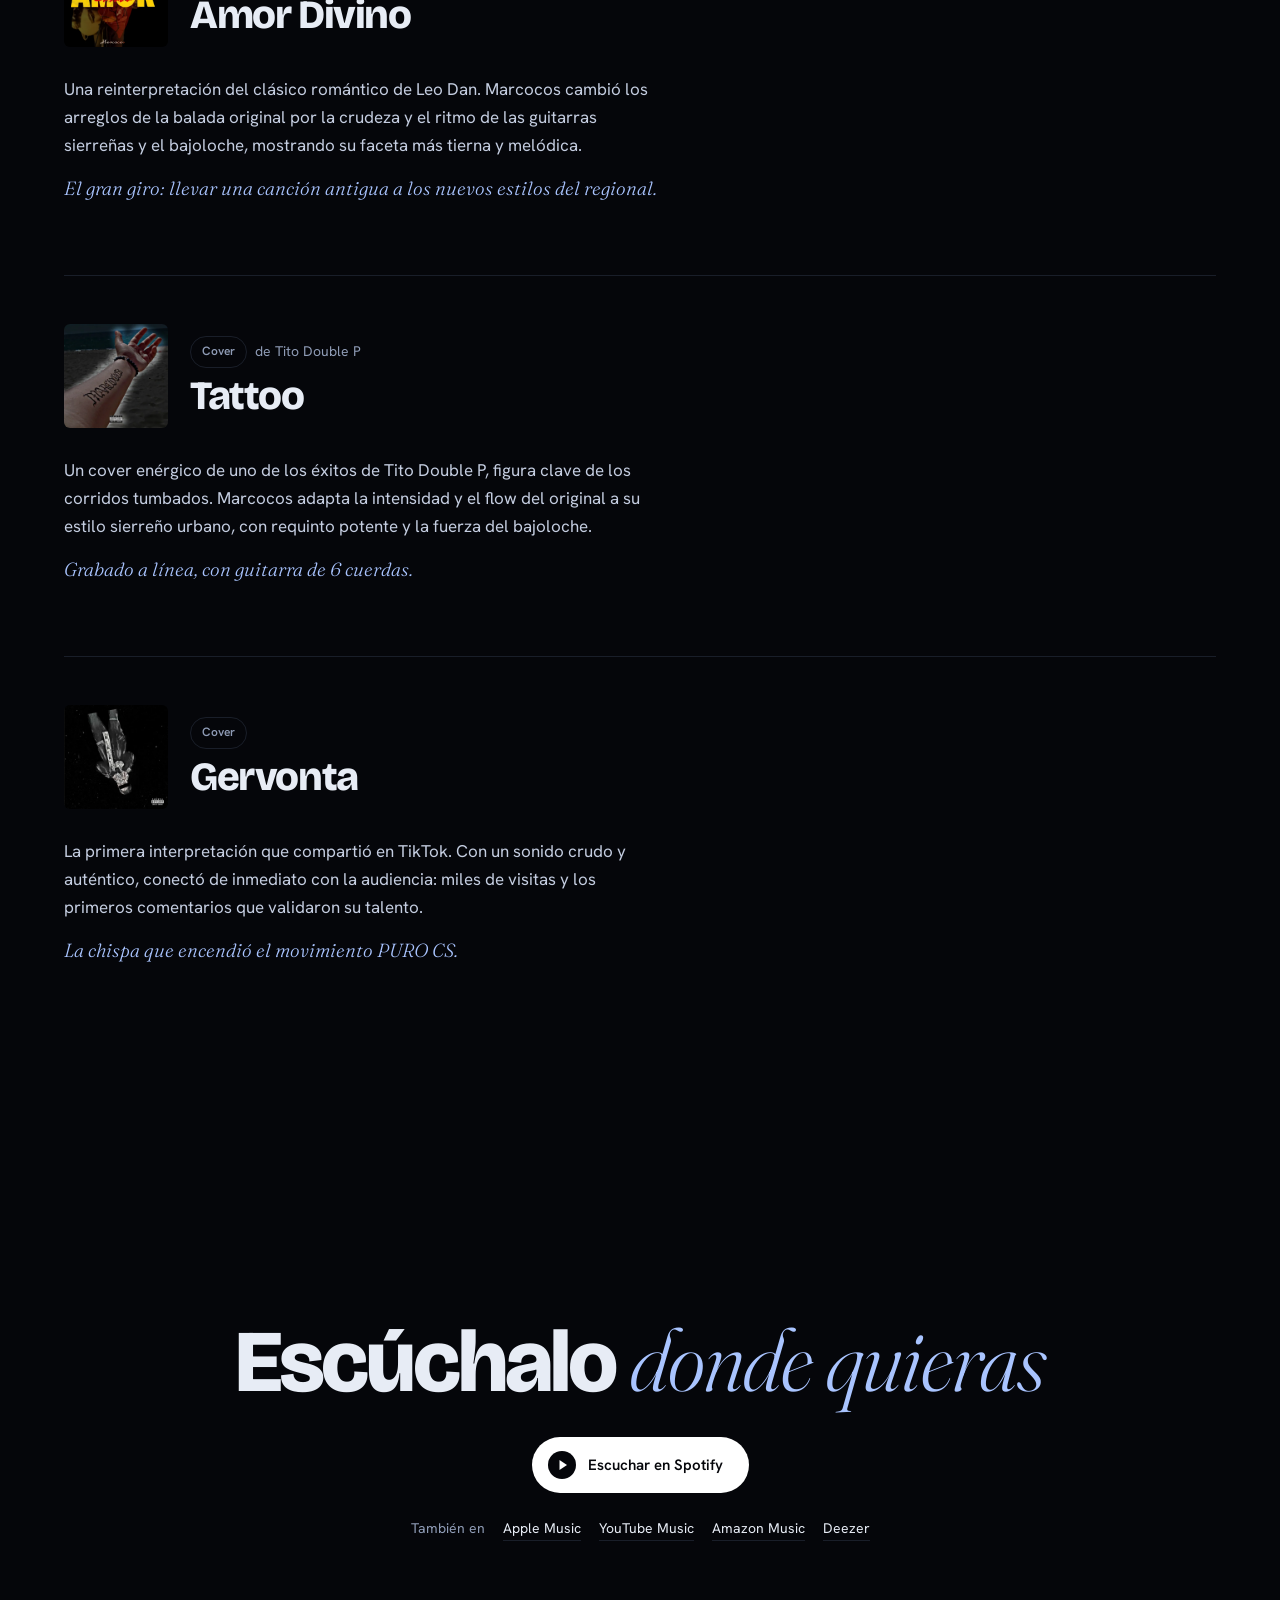
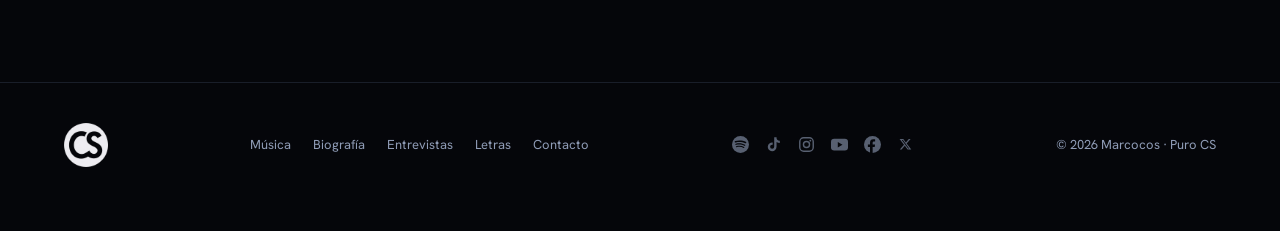
<file: discografia/index.html>
<!doctype html>
<html lang="es">
<head>
<meta charset="utf-8">
<title>MARCOCOS</title>
<meta name="robots" content="noindex">
<link rel="canonical" href="https://www.marcocos.com/musica/">
<meta http-equiv="refresh" content="0; url=/musica/">
<script>location.replace("/musica/")</script>
</head>
<body style="background:#05060a;color:#fff;font-family:sans-serif">
<p><a href="/musica/" style="color:#a9c4ff">Ir a la página de MARCOCOS</a></p>
</body>
</html>
</file>
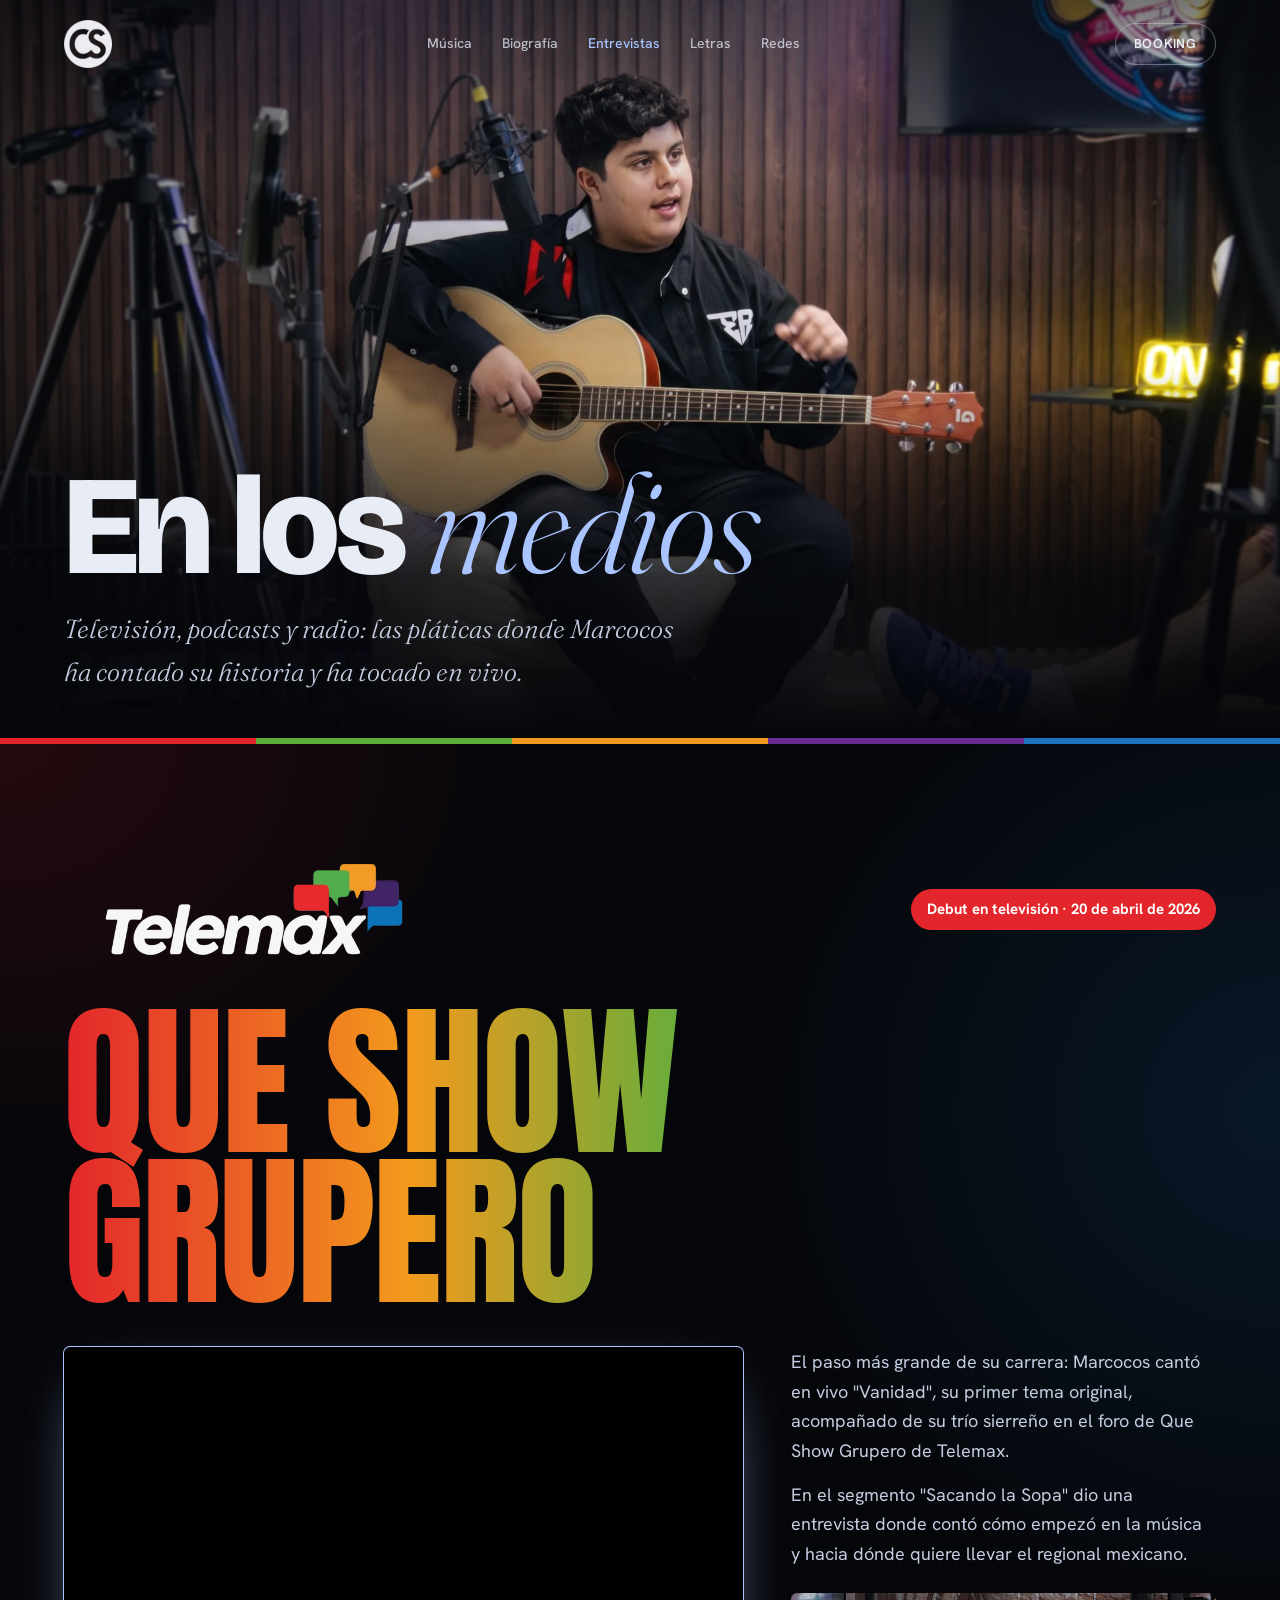
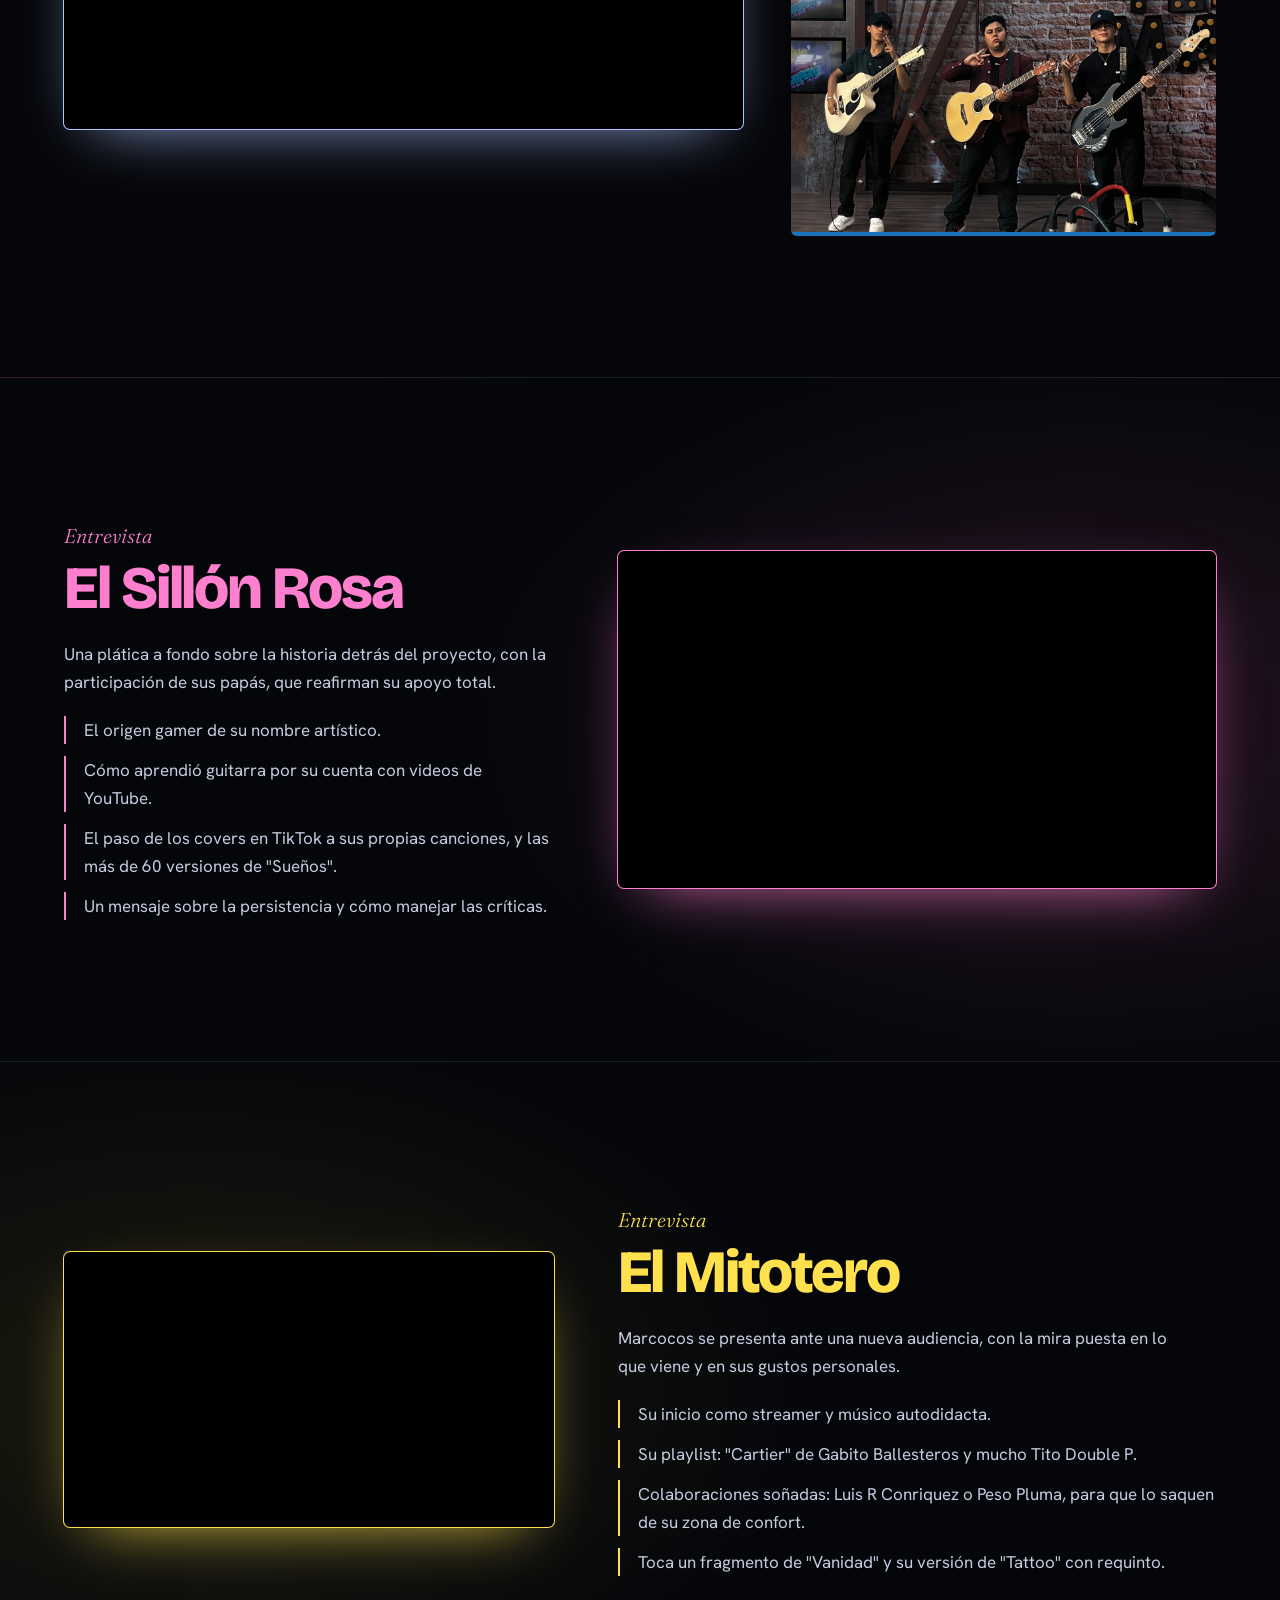
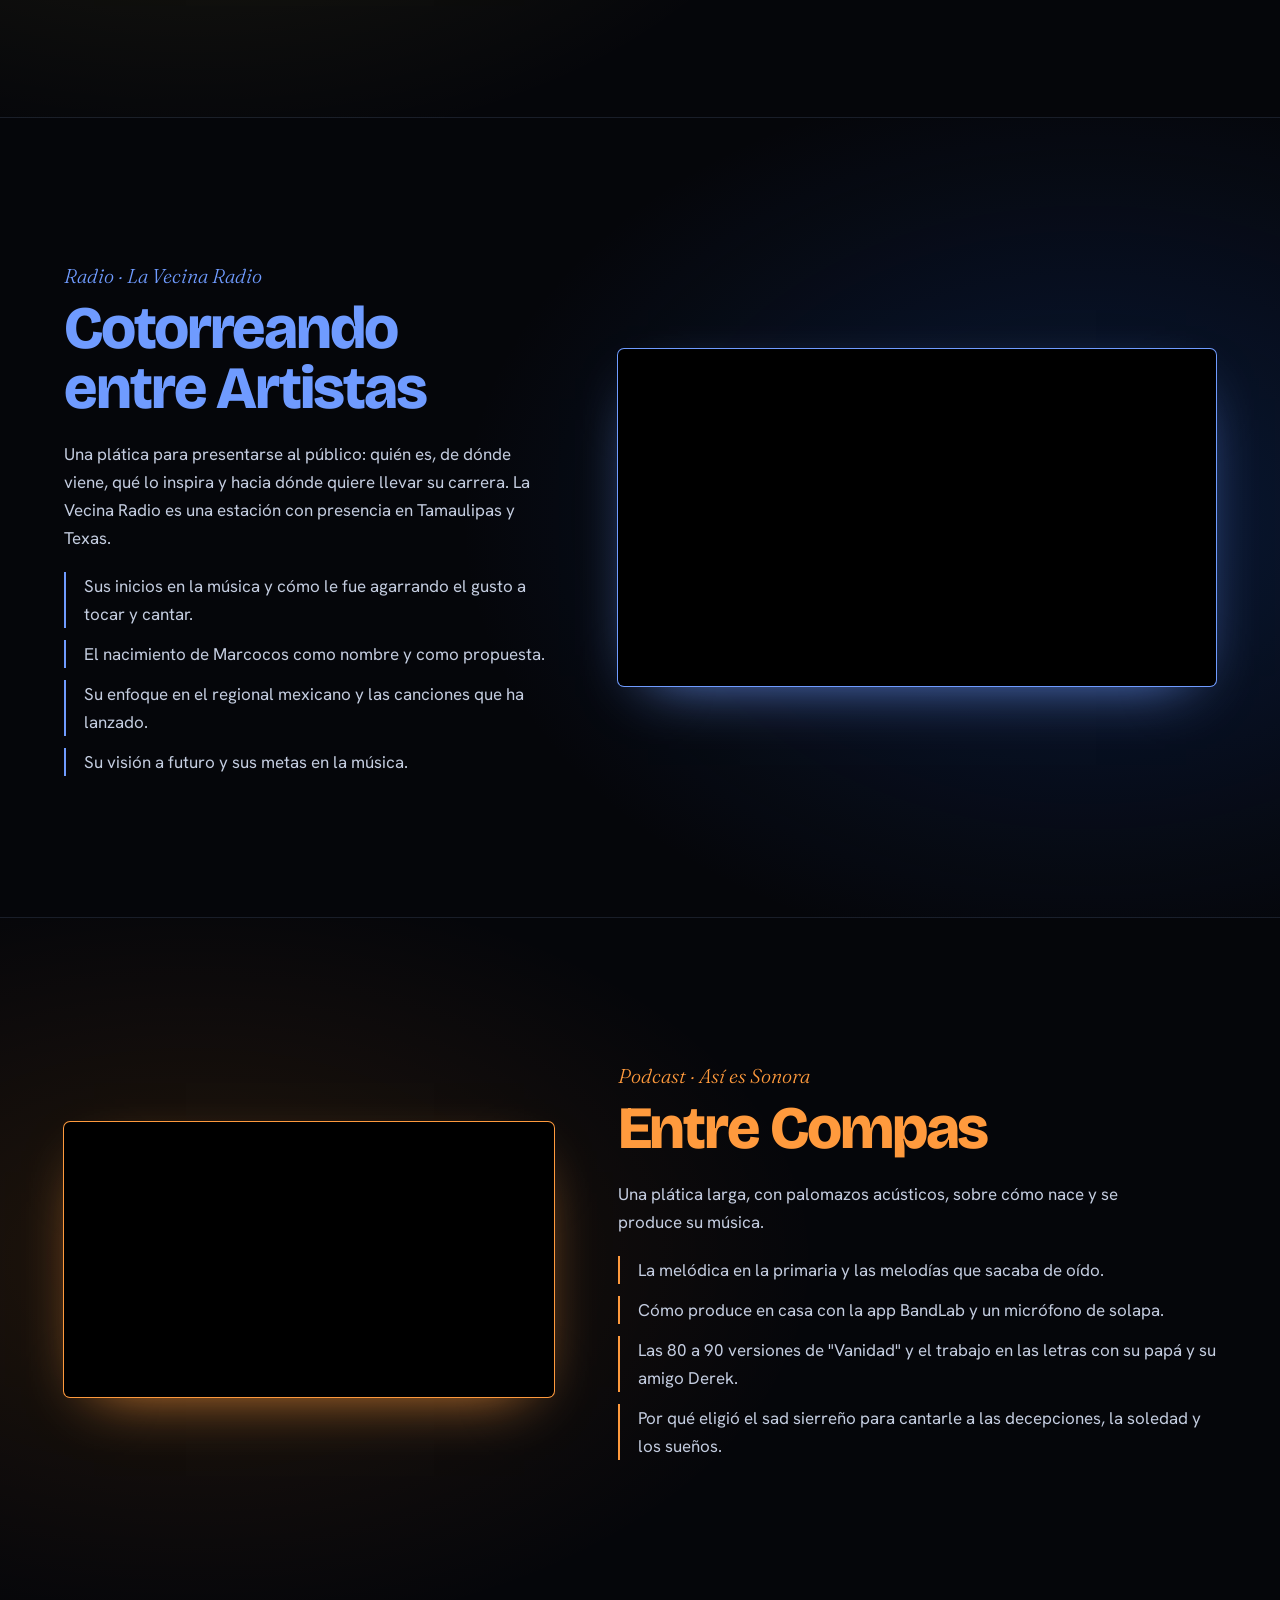
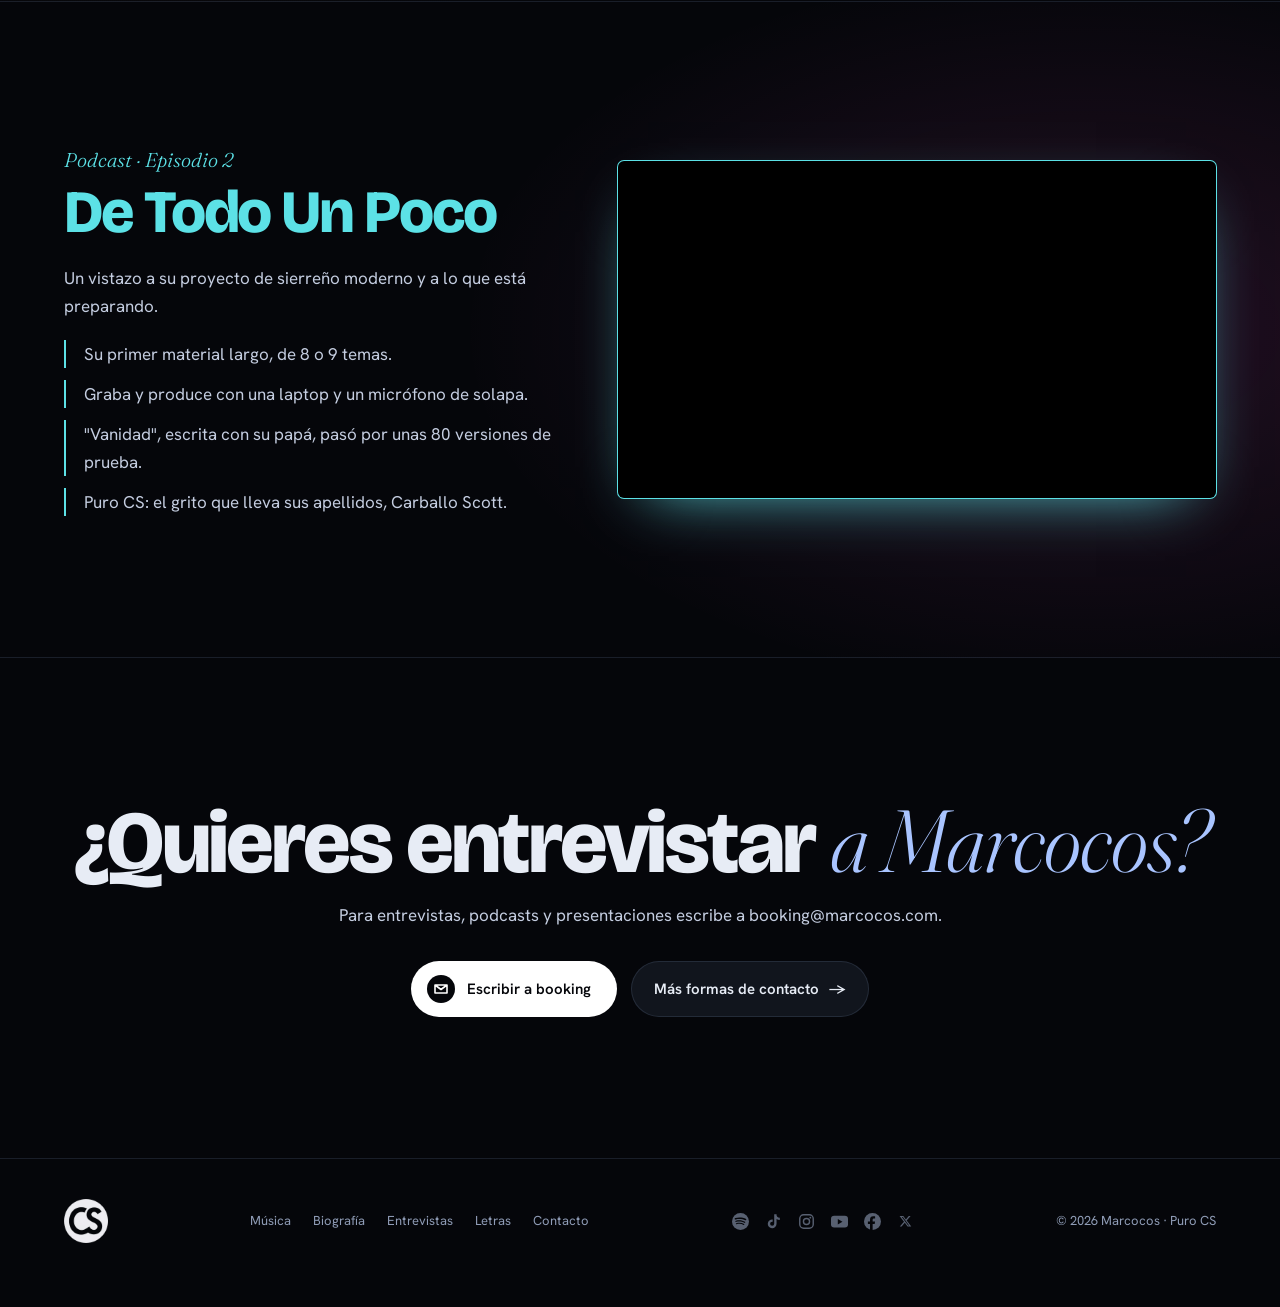
<file: entrevistas/index.html>
<!doctype html>
<html lang="es">
<head>
<meta charset="utf-8">
<meta name="viewport" content="width=device-width, initial-scale=1">
<title>Entrevistas · MARCOCOS</title>
<meta name="description" content="Marcocos en televisión, podcasts y radio: su debut en Telemax, El Sillón Rosa, El Mitotero, Cotorreando entre Artistas de La Vecina Radio, Entre Compas y De Todo Un Poco.">
<link rel="canonical" href="https://www.marcocos.com/entrevistas/">
<meta property="og:type" content="article">
<meta property="og:site_name" content="MARCOCOS">
<meta property="og:locale" content="es_MX">
<meta property="og:title" content="Entrevistas · MARCOCOS">
<meta property="og:description" content="Marcocos en televisión, podcasts y radio: su debut en Telemax, El Sillón Rosa, El Mitotero, Cotorreando entre Artistas de La Vecina Radio, Entre Compas y De Todo Un Poco.">
<meta property="og:url" content="https://www.marcocos.com/entrevistas/">
<meta property="og:image" content="https://www.marcocos.com/assets/img/compartir.jpg">
<meta property="og:image:width" content="1200">
<meta property="og:image:height" content="630">
<meta property="og:image:alt" content="MARCOCOS con su guitarra frente a un mural de colores">
<meta name="twitter:card" content="summary_large_image">
<meta name="twitter:site" content="@Marcocos__">
<link rel="icon" href="/favicon.ico" sizes="48x48">
<link rel="icon" href="/favicon-32.png" type="image/png" sizes="32x32">
<link rel="icon" href="/favicon-192.png" type="image/png" sizes="192x192">
<link rel="apple-touch-icon" href="/apple-touch-icon.png">
<meta name="theme-color" content="#05060a">
<link rel="preconnect" href="https://fonts.googleapis.com">
<link rel="preconnect" href="https://fonts.gstatic.com" crossorigin>
<link href="https://fonts.googleapis.com/css2?family=Bricolage+Grotesque:opsz,wght@12..96,400;12..96,600;12..96,800&family=Fraunces:ital,opsz,wght,SOFT@1,9..144,300..500,100&family=Hanken+Grotesk:wght@400;500;600&family=Anton&display=swap" rel="stylesheet">
<link rel="stylesheet" href="/assets/css/styles.css">
<script src="/assets/js/main.js" defer></script>
</head>
<body>

<header class="encabezado">
  <a href="/" class="marca"><img src="/assets/img/logo-cs.webp" alt="Marcocos, inicio" width="240" height="240"></a>
  <nav class="menu" aria-label="Principal">
    <a href="/musica/">Música</a>
    <a href="/biografia/">Biografía</a>
    <a href="/entrevistas/" aria-current="page">Entrevistas</a>
    <a href="https://www.letras.com/marcocos/" target="_blank" rel="noopener">Letras</a>
    <a href="/#redes">Redes</a>
  </nav>
  <a href="/#contacto" class="btn-borde">BOOKING</a>
</header>

<main>
  <!-- PORTADA DE ENTREVISTAS -->
  <section class="hero hero-bio hero-entrevistas" style="padding:0">
    <picture>
      <source media="(min-width: 800px)" srcset="/assets/img/entrevistas-portada.webp">
      <img src="/assets/img/entrevistas-portada-movil.webp" fetchpriority="high" alt="Marcocos con su guitarra en entrevistas: en el set de El Sillón Rosa y en el estudio de Entre Compas">
    </picture>
    <div class="hero-contenido">
      <h1 class="titulo bio-titulo">En los <em>medios</em></h1>
      <p class="bio-entrada">Televisión, podcasts y radio: las pláticas donde Marcocos ha contado su historia y ha tocado en vivo.</p>
    </div>
  </section>

  <!-- TELEMAX: la más importante. Fondo blanco con el logo original y los colores de sus globos -->
  <section class="show show-telemax">
    <div class="telemax-globos" aria-hidden="true"><span></span><span></span><span></span><span></span><span></span></div>
    <div class="telemax-cabeza revelar">
      <img class="telemax-logo" src="/assets/img/logo-telemax-blanco.webp" alt="Telemax" width="640" height="234">
      <p class="telemax-fecha">Debut en televisión · 20 de abril de 2026</p>
    </div>
    <h2 class="telemax-titulo revelar">Que Show Grupero</h2>
    <div class="telemax-cuerpo revelar">
      <div class="video video-grande">
        <iframe src="https://www.youtube-nocookie.com/embed/vOib5aaQEAk" title="Marcocos - Vanidad (En Vivo desde Telemax, Hermosillo) | Que Show Grupero" loading="lazy" allow="accelerometer; autoplay; clipboard-write; encrypted-media; gyroscope; picture-in-picture" allowfullscreen></iframe>
      </div>
      <div class="telemax-texto">
        <p>El paso más grande de su carrera: Marcocos cantó en vivo "Vanidad", su primer tema original, acompañado de su trío sierreño en el foro de Que Show Grupero de Telemax.</p>
        <p>En el segmento "Sacando la Sopa" dio una entrevista donde contó cómo empezó en la música y hacia dónde quiere llevar el regional mexicano.</p>
        <figure><img src="/assets/img/entrevistas-telemax-foro.webp" alt="Marcocos y su trío sierreño con sus instrumentos en el foro de Telemax" loading="lazy" width="1280" height="722"></figure>
      </div>
    </div>
  </section>

  <!-- EL SILLÓN ROSA: rosa intenso -->
  <section class="show show-sillon">
    <div class="show-texto revelar">
      <p class="show-tipo">Entrevista</p>
      <h2 class="show-nombre">El Sillón Rosa</h2>
      <p>Una plática a fondo sobre la historia detrás del proyecto, con la participación de sus papás, que reafirman su apoyo total.</p>
      <ul class="show-lista">
        <li>El origen gamer de su nombre artístico.</li>
        <li>Cómo aprendió guitarra por su cuenta con videos de YouTube.</li>
        <li>El paso de los covers en TikTok a sus propias canciones, y las más de 60 versiones de "Sueños".</li>
        <li>Un mensaje sobre la persistencia y cómo manejar las críticas.</li>
      </ul>
    </div>
    <div class="video revelar">
      <iframe src="https://www.youtube-nocookie.com/embed/3lqP0XPp2QI" title="Marcocos en El Sillón Rosa" loading="lazy" allow="accelerometer; autoplay; clipboard-write; encrypted-media; gyroscope; picture-in-picture" allowfullscreen></iframe>
    </div>
  </section>

  <!-- EL MITOTERO: amarillo -->
  <section class="show show-mitotero invertido">
    <div class="show-texto revelar">
      <p class="show-tipo">Entrevista</p>
      <h2 class="show-nombre">El Mitotero</h2>
      <p>Marcocos se presenta ante una nueva audiencia, con la mira puesta en lo que viene y en sus gustos personales.</p>
      <ul class="show-lista">
        <li>Su inicio como streamer y músico autodidacta.</li>
        <li>Su playlist: "Cartier" de Gabito Ballesteros y mucho Tito Double P.</li>
        <li>Colaboraciones soñadas: Luis R Conriquez o Peso Pluma, para que lo saquen de su zona de confort.</li>
        <li>Toca un fragmento de "Vanidad" y su versión de "Tattoo" con requinto.</li>
      </ul>
    </div>
    <div class="video revelar">
      <iframe src="https://www.youtube-nocookie.com/embed/ZpuQr0Ni3HI" title="Marcocos en El Mitotero" loading="lazy" allow="accelerometer; autoplay; clipboard-write; encrypted-media; gyroscope; picture-in-picture" allowfullscreen></iframe>
    </div>
  </section>

  <!-- LA VECINA RADIO · COTORREANDO ENTRE ARTISTAS: el mismo espacio, azul rey (reel de Facebook) -->
  <section class="show show-cotorreando">
    <div class="show-texto revelar">
      <p class="show-tipo">Radio · La Vecina Radio</p>
      <h2 class="show-nombre">Cotorreando entre Artistas</h2>
      <p>Una plática para presentarse al público: quién es, de dónde viene, qué lo inspira y hacia dónde quiere llevar su carrera. La Vecina Radio es una estación con presencia en Tamaulipas y Texas.</p>
      <ul class="show-lista">
        <li>Sus inicios en la música y cómo le fue agarrando el gusto a tocar y cantar.</li>
        <li>El nacimiento de Marcocos como nombre y como propuesta.</li>
        <li>Su enfoque en el regional mexicano y las canciones que ha lanzado.</li>
        <li>Su visión a futuro y sus metas en la música.</li>
      </ul>
    </div>
    <div class="video revelar">
      <iframe src="https://www.facebook.com/plugins/video.php?href=https%3A%2F%2Fwww.facebook.com%2Freel%2F895312782975454&amp;show_text=false&amp;width=560" title="Cotorreando entre Artistas con Marcocos, La Vecina Radio" loading="lazy" allow="autoplay; clipboard-write; encrypted-media; picture-in-picture; web-share" allowfullscreen></iframe>
    </div>
  </section>

  <!-- ENTRE COMPAS (ASÍ ES SONORA): naranja -->
  <section class="show show-compas invertido">
    <div class="show-texto revelar">
      <p class="show-tipo">Podcast · Así es Sonora</p>
      <h2 class="show-nombre">Entre Compas</h2>
      <p>Una plática larga, con palomazos acústicos, sobre cómo nace y se produce su música.</p>
      <ul class="show-lista">
        <li>La melódica en la primaria y las melodías que sacaba de oído.</li>
        <li>Cómo produce en casa con la app BandLab y un micrófono de solapa.</li>
        <li>Las 80 a 90 versiones de "Vanidad" y el trabajo en las letras con su papá y su amigo Derek.</li>
        <li>Por qué eligió el sad sierreño para cantarle a las decepciones, la soledad y los sueños.</li>
      </ul>
    </div>
    <div class="video revelar">
      <iframe src="https://www.youtube-nocookie.com/embed/m1ZatdRlRko" title="Entre Compas con Marcocos, Así es Sonora" loading="lazy" allow="accelerometer; autoplay; clipboard-write; encrypted-media; gyroscope; picture-in-picture" allowfullscreen></iframe>
    </div>
  </section>

  <!-- DE TODO UN POCO: cian con brillo magenta, como su miniatura de neón -->
  <section class="show show-dtup">
    <div class="show-texto revelar">
      <p class="show-tipo">Podcast · Episodio 2</p>
      <h2 class="show-nombre">De Todo Un Poco</h2>
      <p>Un vistazo a su proyecto de sierreño moderno y a lo que está preparando.</p>
      <ul class="show-lista">
        <li>Su primer material largo, de 8 o 9 temas.</li>
        <li>Graba y produce con una laptop y un micrófono de solapa.</li>
        <li>"Vanidad", escrita con su papá, pasó por unas 80 versiones de prueba.</li>
        <li>Puro CS: el grito que lleva sus apellidos, Carballo Scott.</li>
      </ul>
    </div>
    <div class="video revelar">
      <iframe src="https://www.youtube-nocookie.com/embed/u_OOwW2olaM" title="De Todo Un Poco Podcast, episodio 2" loading="lazy" allow="accelerometer; autoplay; clipboard-write; encrypted-media; gyroscope; picture-in-picture" allowfullscreen></iframe>
    </div>
  </section>

  <!-- CIERRE -->
  <section class="bio-cierre revelar">
    <h2 class="titulo">¿Quieres entrevistar <em>a Marcocos?</em></h2>
    <p class="intro-cierre">Para entrevistas, podcasts y presentaciones escribe a booking@marcocos.com.</p>
    <div class="botones">
      <a class="btn-play" href="mailto:booking@marcocos.com?subject=Entrevista%20con%20Marcocos" data-asunto="Entrevista con Marcocos">
        <svg viewBox="0 0 28 28" aria-hidden="true"><circle cx="14" cy="14" r="14" fill="#05060a"/><path d="M8 10h12v8H8z M8 10l6 4.5 6-4.5" fill="none" stroke="#fff" stroke-width="1.6" stroke-linejoin="round"/></svg>
        Escribir a booking
      </a>
      <a class="mas" href="/#contacto">Más formas de contacto</a>
    </div>
  </section>
</main>

<footer>
  <img src="/assets/img/logo-cs.webp" alt="Marcocos" width="240" height="240" loading="lazy">
  <nav aria-label="Pie de página"><a href="/musica/">Música</a><a href="/biografia/">Biografía</a><a href="/entrevistas/">Entrevistas</a><a href="https://www.letras.com/marcocos/" target="_blank" rel="noopener">Letras</a><a href="/#contacto">Contacto</a></nav>
  <div class="pie-redes"><a href="https://open.spotify.com/artist/4xg0AfO1mDqaVj0qTEAyp2" target="_blank" rel="noopener" aria-label="Spotify" title="Spotify"><svg viewBox="0 0 24 24" aria-hidden="true"><circle cx="12" cy="12" r="12" fill="currentColor"/><path fill="#05060a" d="M17.3 16.6a.7.7 0 01-1 .3c-2.7-1.7-6-2-10-1.1a.7.7 0 11-.3-1.4c4.4-1 8.1-.6 11 1.2.4.2.5.6.3 1zm1.4-3.1a.9.9 0 01-1.2.3c-3.1-1.9-7.8-2.4-11.4-1.3a.9.9 0 11-.5-1.7c4.2-1.3 9.3-.7 12.8 1.5.4.3.6.8.3 1.2zm.1-3.2C15.1 8.1 9 7.9 5.5 9a1.1 1.1 0 11-.6-2c4-1.2 10.7-1 15 1.5a1.1 1.1 0 01-1.1 1.8z"/></svg></a><a href="https://www.tiktok.com/@_marcocos" target="_blank" rel="noopener" aria-label="TikTok" title="TikTok"><svg viewBox="0 0 24 24" aria-hidden="true"><path fill="currentColor" transform="translate(2.2 1.6) scale(.85)" d="M16.6 0h-3.9v16.1a3.4 3.4 0 11-3.4-3.4c.3 0 .6 0 .9.1V8.8a7.3 7.3 0 106.4 7.3V8a9.3 9.3 0 005.4 1.7V5.8A5.4 5.4 0 0116.6 0z"/></svg></a><a href="https://www.instagram.com/marcocosoficial/" target="_blank" rel="noopener" aria-label="Instagram" title="Instagram"><svg viewBox="0 0 24 24" aria-hidden="true"><rect x="2.5" y="2.5" width="19" height="19" rx="5.5" fill="none" stroke="currentColor" stroke-width="2"/><circle cx="12" cy="12" r="4.3" fill="none" stroke="currentColor" stroke-width="2"/><circle cx="17.4" cy="6.6" r="1.3" fill="currentColor"/></svg></a><a href="https://www.youtube.com/@Marcocosoficial" target="_blank" rel="noopener" aria-label="YouTube" title="YouTube"><svg viewBox="0 0 24 24" aria-hidden="true"><rect x="0" y="4" width="24" height="16.5" rx="4.5" fill="currentColor"/><path d="M9.6 8.4v7.7l6.6-3.85z" fill="#05060a"/></svg></a><a href="https://www.facebook.com/profile.php?id=61575802124331" target="_blank" rel="noopener" aria-label="Facebook" title="Facebook"><svg viewBox="0 0 24 24" aria-hidden="true"><circle cx="12" cy="12" r="12" fill="currentColor"/><path fill="#05060a" d="M15.1 15.5l.5-3.5h-3.4V9.8c0-1 .5-1.9 2-1.9h1.5v-3s-1.4-.2-2.7-.2c-2.8 0-4.5 1.7-4.5 4.7V12h-3v3.5h3V24h3.7v-8.5z"/></svg></a><a href="https://x.com/Marcocos__" target="_blank" rel="noopener" aria-label="X" title="X"><svg viewBox="0 0 24 24" aria-hidden="true"><path fill="currentColor" transform="translate(-2.4 -2.4) scale(1.2)" d="M15.9 5.5h2.1l-4.6 5.3 5.4 7.2h-4.3l-3.3-4.4-3.8 4.4H5.3l4.9-5.6L5 5.5h4.4l3 4 3.5-4zm-.8 11.2h1.2L8.9 6.7H7.6z"/></svg></a></div>
  <span>© 2026 Marcocos · Puro CS</span>
</footer>

</body>
</html>
</file>
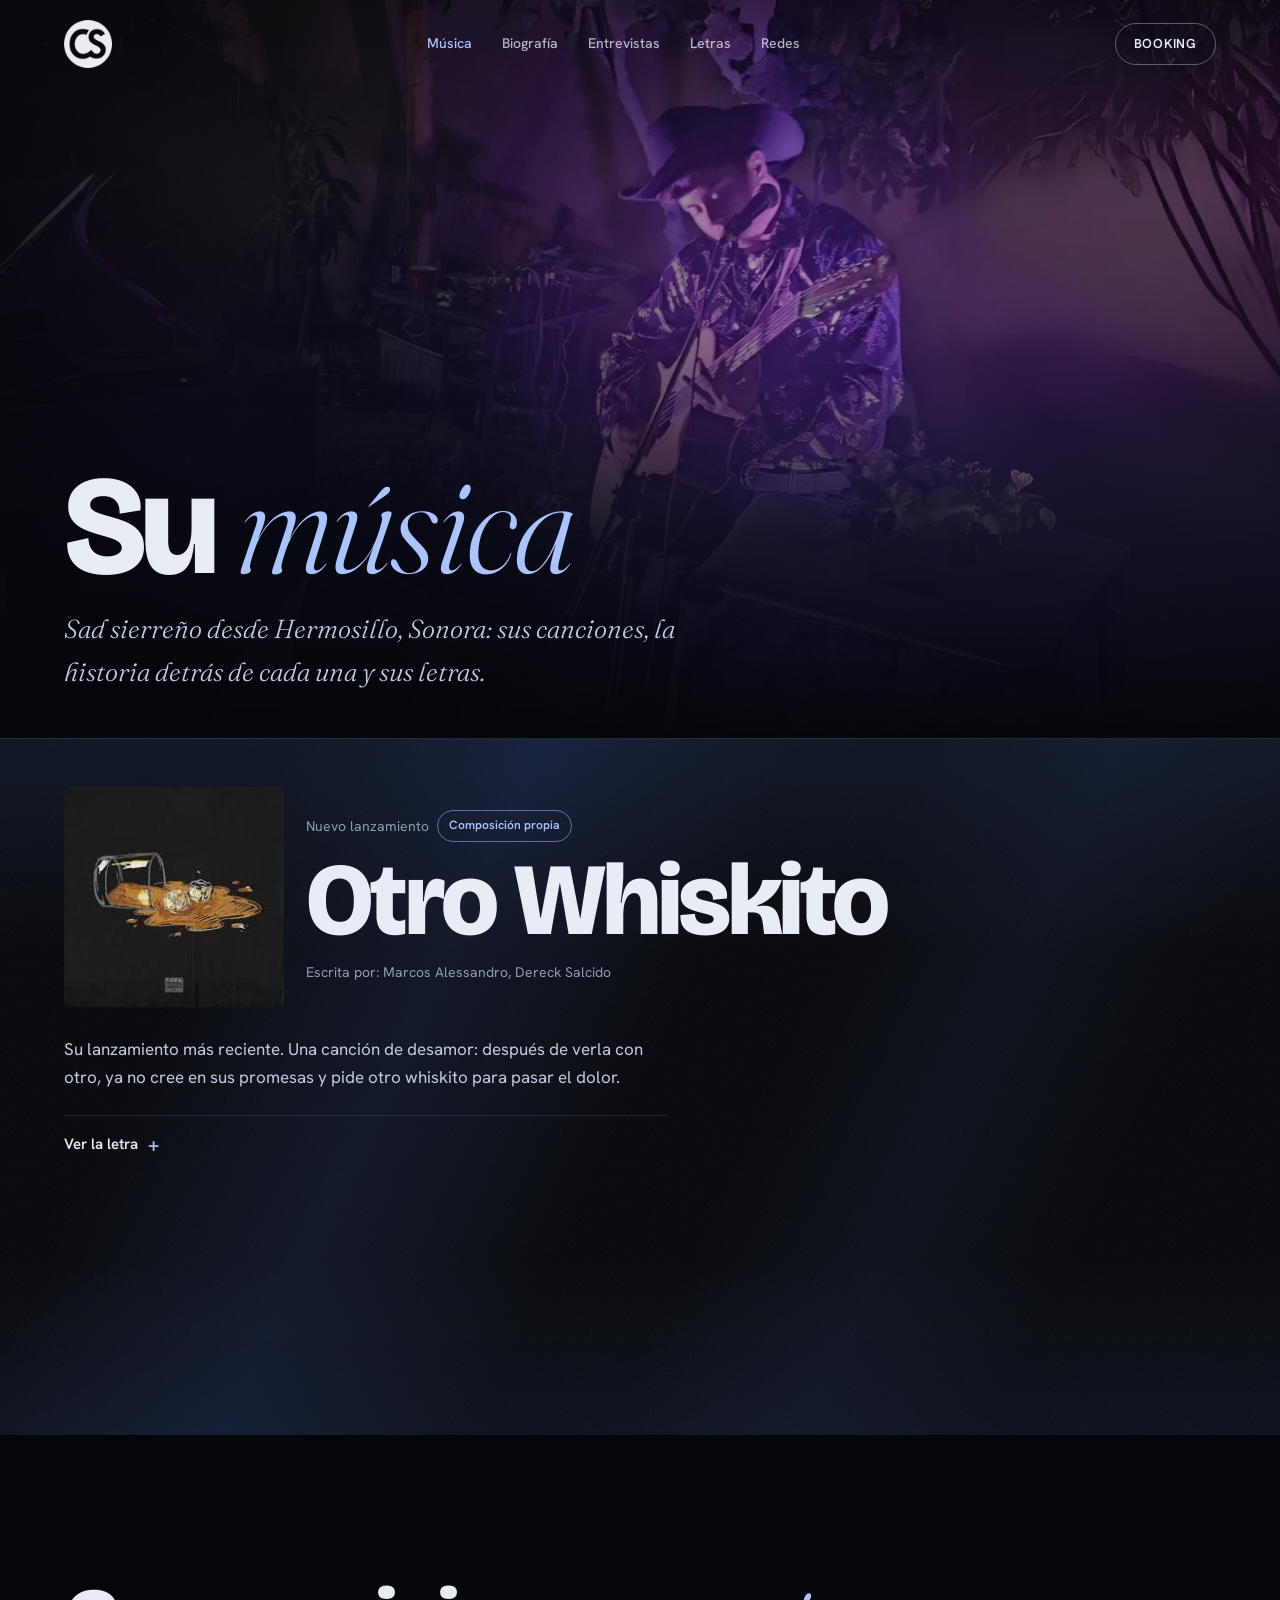
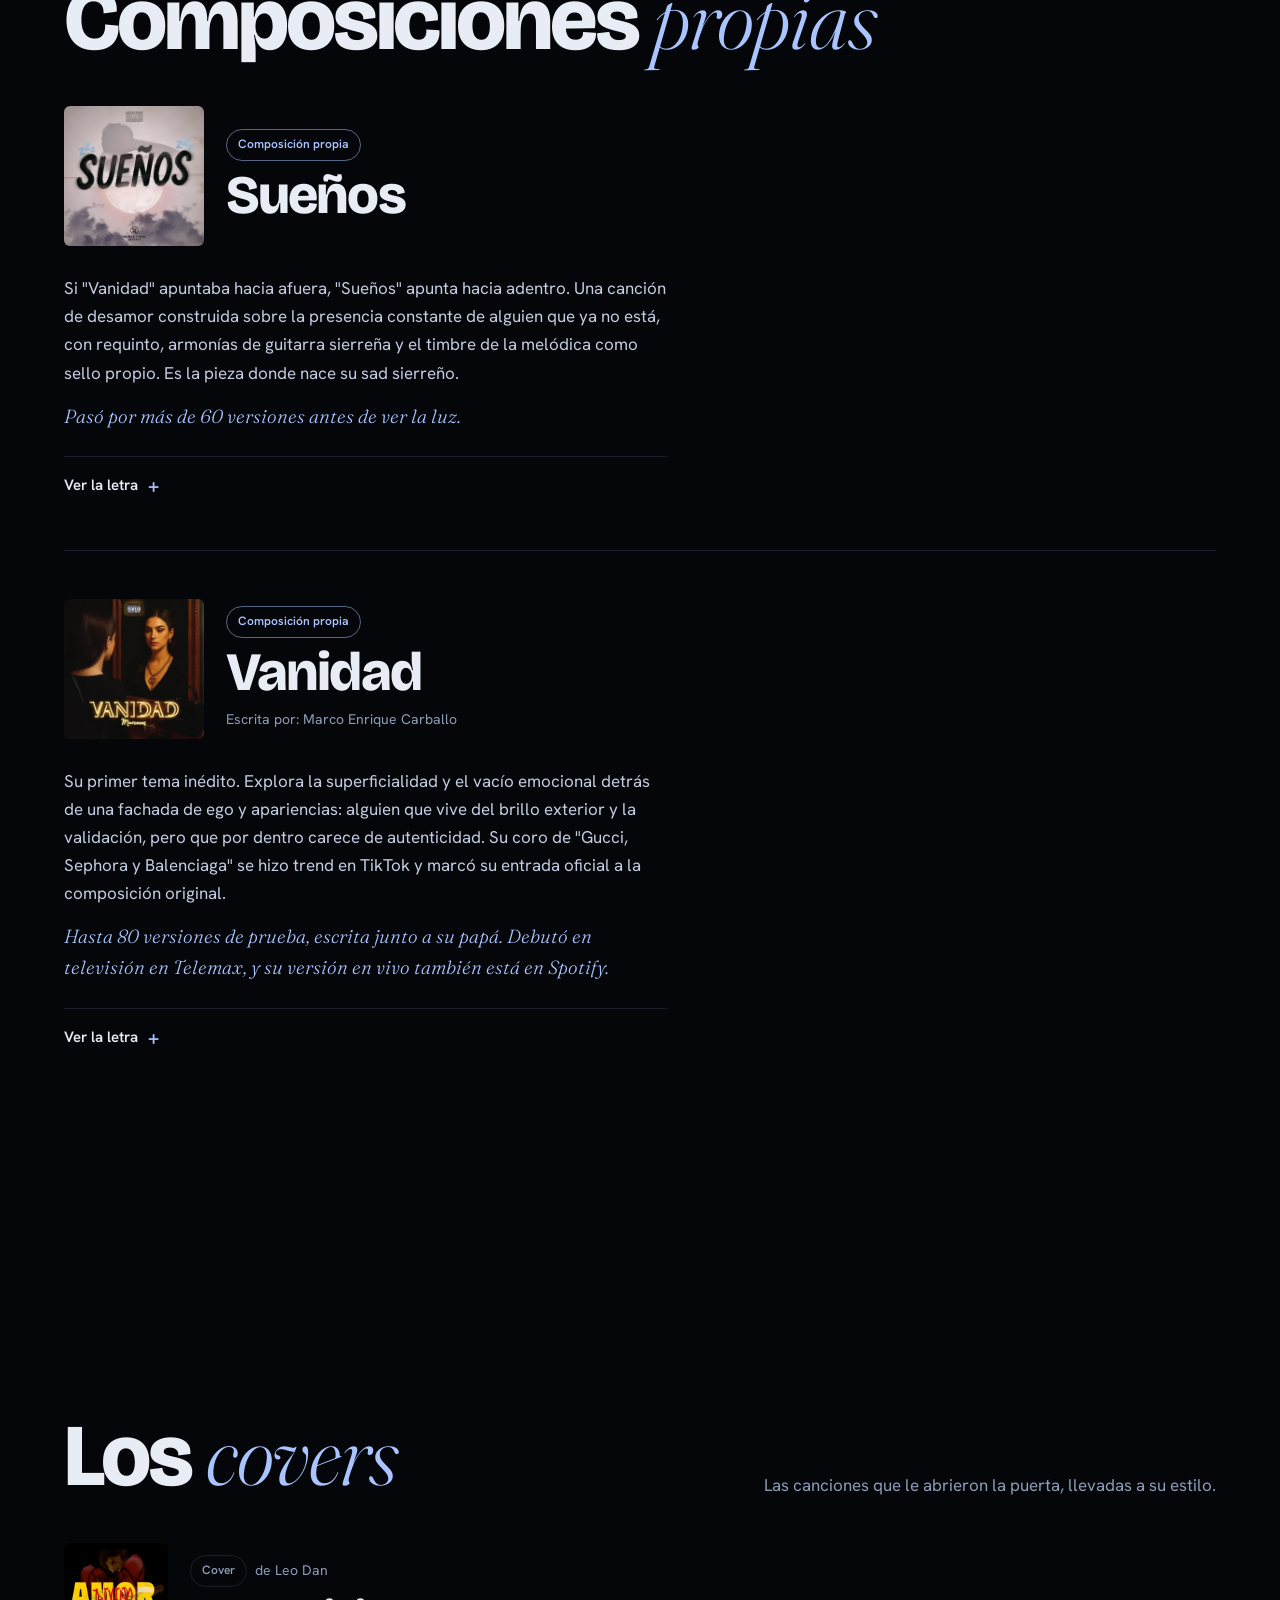
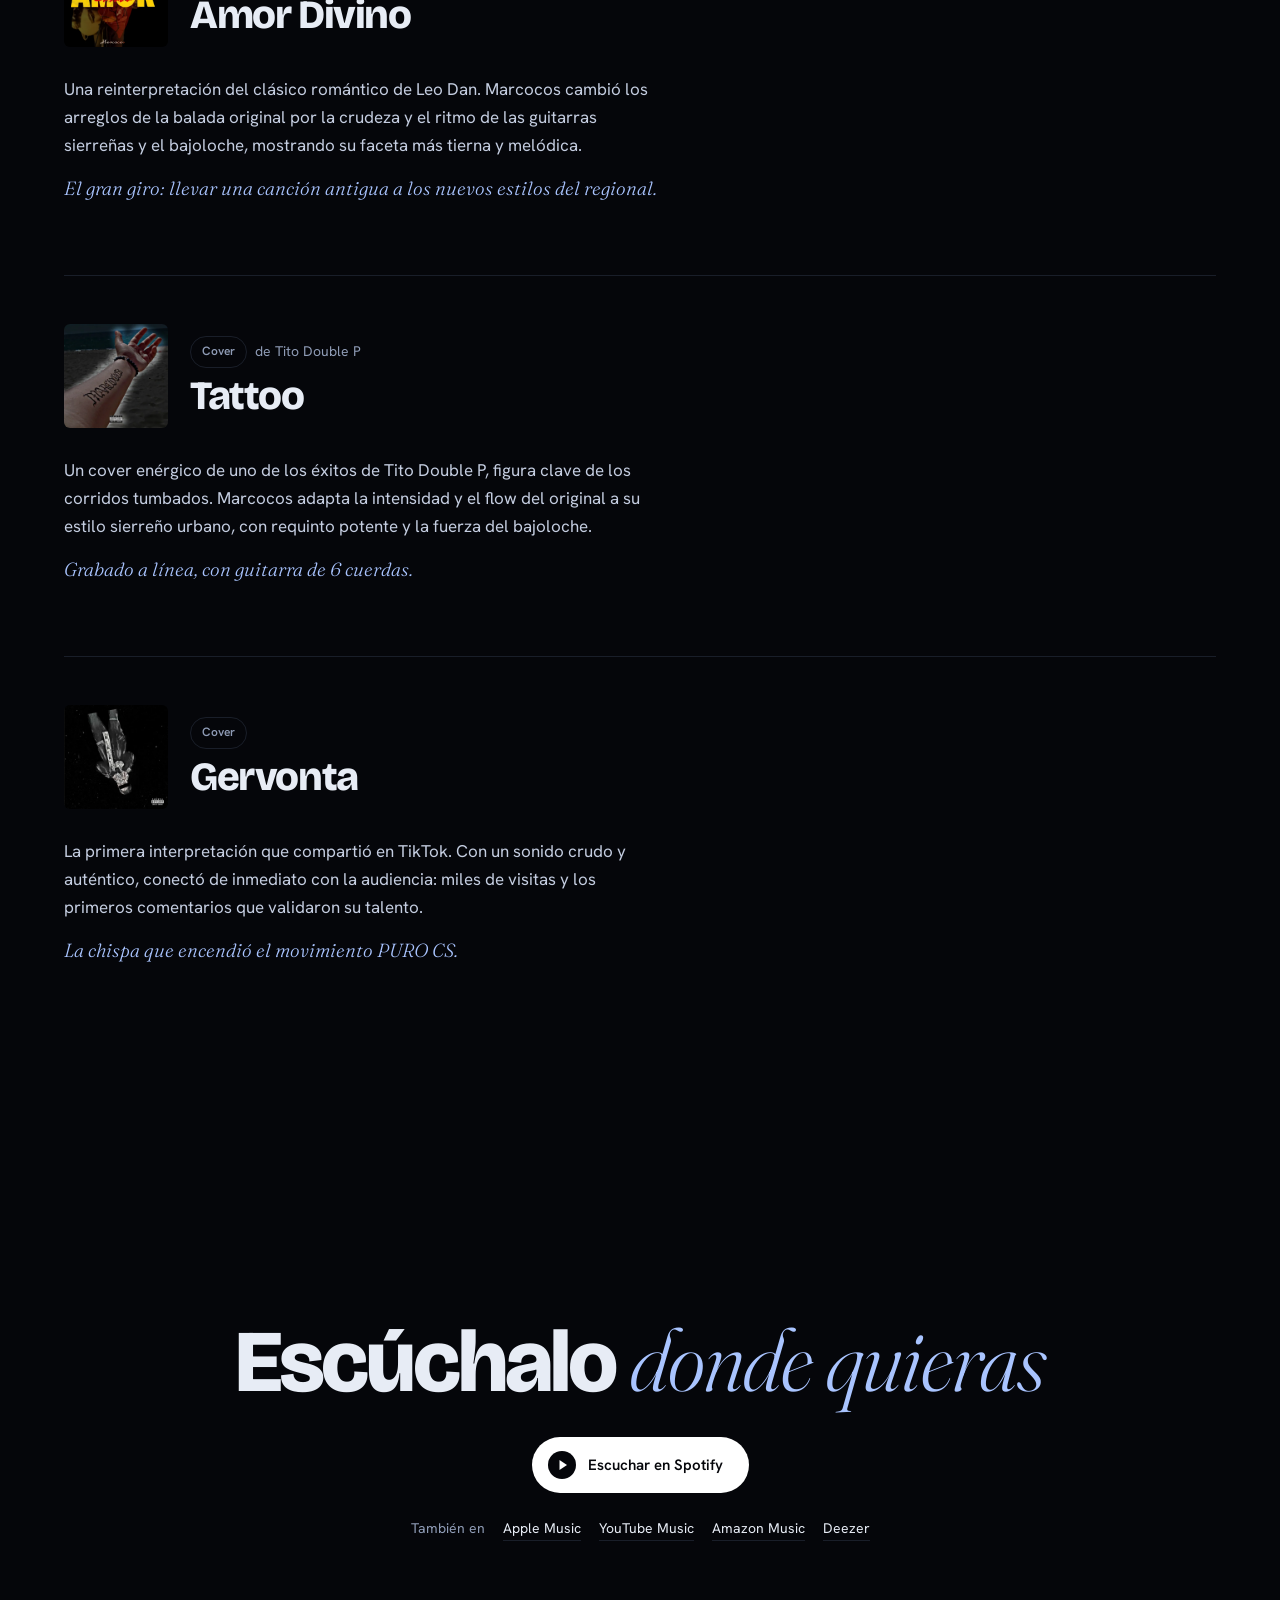
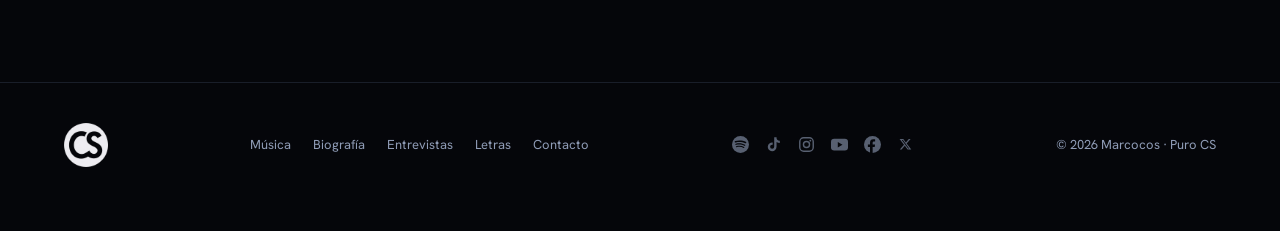
<file: musica/index.html>
<!doctype html>
<html lang="es">
<head>
<meta charset="utf-8">
<meta name="viewport" content="width=device-width, initial-scale=1">
<title>Música · MARCOCOS</title>
<meta name="description" content="Las canciones de MARCOCOS: Otro Whiskito, Sueños y Vanidad, sus composiciones propias con letra, y sus covers de Amor Divino, Tattoo y Gervonta. Escúchalas en Spotify.">
<link rel="canonical" href="https://www.marcocos.com/musica/">
<meta property="og:type" content="article">
<meta property="og:site_name" content="MARCOCOS">
<meta property="og:locale" content="es_MX">
<meta property="og:title" content="Música · MARCOCOS">
<meta property="og:description" content="Las canciones de MARCOCOS: Otro Whiskito, Sueños y Vanidad, sus composiciones propias con letra, y sus covers de Amor Divino, Tattoo y Gervonta. Escúchalas en Spotify.">
<meta property="og:url" content="https://www.marcocos.com/musica/">
<meta property="og:image" content="https://www.marcocos.com/assets/img/compartir.jpg">
<meta property="og:image:width" content="1200">
<meta property="og:image:height" content="630">
<meta property="og:image:alt" content="MARCOCOS con su guitarra frente a un mural de colores">
<meta name="twitter:card" content="summary_large_image">
<meta name="twitter:site" content="@Marcocos__">
<link rel="icon" href="/favicon.ico" sizes="48x48">
<link rel="icon" href="/favicon-32.png" type="image/png" sizes="32x32">
<link rel="icon" href="/favicon-192.png" type="image/png" sizes="192x192">
<link rel="apple-touch-icon" href="/apple-touch-icon.png">
<meta name="theme-color" content="#05060a">
<link rel="preconnect" href="https://fonts.googleapis.com">
<link rel="preconnect" href="https://fonts.gstatic.com" crossorigin>
<link href="https://fonts.googleapis.com/css2?family=Bricolage+Grotesque:opsz,wght@12..96,400;12..96,600;12..96,800&family=Fraunces:ital,opsz,wght,SOFT@1,9..144,300..500,100&family=Hanken+Grotesk:wght@400;500;600&display=swap" rel="stylesheet">
<link rel="stylesheet" href="/assets/css/styles.css">
<script src="/assets/js/main.js" defer></script>
</head>
<body>

<header class="encabezado">
  <a href="/" class="marca"><img src="/assets/img/logo-cs.webp" alt="Marcocos, inicio" width="240" height="240"></a>
  <nav class="menu" aria-label="Principal">
    <a href="/musica/" aria-current="page">Música</a>
    <a href="/biografia/">Biografía</a>
    <a href="/entrevistas/">Entrevistas</a>
    <a href="https://www.letras.com/marcocos/" target="_blank" rel="noopener">Letras</a>
    <a href="/#redes">Redes</a>
  </nav>
  <a href="/#contacto" class="btn-borde">BOOKING</a>
</header>

<main>
  <!-- PORTADA DE MÚSICA -->
  <section class="hero hero-bio hero-musica" style="padding:0">
    <picture>
      <source media="(min-width: 800px)" srcset="/assets/img/escenario.webp">
      <img src="/assets/img/musica-portada-movil.webp" fetchpriority="high" alt="Marcocos cantando con micrófono y lentes oscuros frente a una pared cálida">
    </picture>
    <div class="hero-contenido">
      <h1 class="titulo bio-titulo">Su <em>música</em></h1>
      <p class="bio-entrada">Sad sierreño desde Hermosillo, Sonora: sus canciones, la historia detrás de cada una y sus letras.</p>
    </div>
  </section>

  <!-- LO MÁS NUEVO -->
  <section id="otro-whiskito" class="tema tema-nuevo azul">
    <div class="tema-cabeza revelar">
      <img class="tema-portada" src="/assets/img/portada-otro-whiskito.webp" alt="Portada de Otro Whiskito" width="225" height="225">
      <div>
        <p class="tema-etiqueta">Nuevo lanzamiento <span class="tipo propia">Composición propia</span></p>
        <h2 class="tema-titulo">Otro Whiskito</h2>
        <p class="tema-creditos">Escrita por: Marcos Alessandro, Dereck Salcido</p>
      </div>
    </div>
    <div class="tema-cuerpo revelar">
      <div class="tema-texto">
        <p>Su lanzamiento más reciente. Una canción de desamor: después de verla con otro, ya no cree en sus promesas y pide otro whiskito para pasar el dolor.</p>
        <details class="letra">
          <summary>Ver la letra</summary>
          <div class="letra-texto">
<p>Otro whiskito para pasar este dolor</p>
<p>Puro<br>CS viejo<br>Que suene bonito compa</p>
<p>Oye, cómo quieres que ya no te llore<br>Si te vi con otro después de comprarte flores<br>A la verga se fueron todas mis ilusiones<br>No creo en el amor, por ti ya lloré<br>Cómo quieres que yo te perdone<br>Si estabas bien pegada por ahí con otro hombre<br>Y yo de pendejo escribiéndote canciones<br>Buscaré alguien que mi amor lo valore<br>Olvídate de mí, ya no regreses<br>Te rogué para que vuelvas un chingo de veces<br>Arrastrándome hacia ti desde hace unos meses</p>
<p>Será que sí me amaste o será que ya encontraste<br>Alguien mejor que yo<br>Porque mi corazón no soporta tu adiós<br>Baby, sin ti<br>Ya no sé pa' dónde voy<br>Otro whiskito pal dolor</p>
<p>Puro CS viejo<br>Desde Hermosillo, Sonora</p>
<p>Oye, y las promesas que me juraste<br>Una vida juntos donde tú sí me querías<br>A la mierda ya se fueron tus hipocresías<br>Te extraño, pero neta ya no marques</p>
<p>Todos tus deseos eran falsos<br>Dime si ese wey te dará lo que tú querías<br>En un momento todo se jodería</p>
<p>Será que sí me amaste o será que ya encontraste<br>Alguien mejor que yo<br>Porque mi corazón no soporta tu adiós<br>Baby, sin ti<br>Ya no sé pa' dónde voy<br>Otro whiskito pal dolor</p>
<p>Ah<br>Sírveme otro, carnal<br>A ver si ya la puedo olvidar<br>Chingao<br>Ua</p>
          </div>
        </details>
      </div>
      <iframe class="reproductor" title="Otro Whiskito en Spotify" src="https://open.spotify.com/embed/track/60dIEM5Q0NJ2M9qtAuj1zD?utm_source=generator&amp;theme=0" height="352" allow="autoplay; clipboard-write; encrypted-media; fullscreen; picture-in-picture" loading="lazy"></iframe>
    </div>
  </section>

  <!-- COMPOSICIONES PROPIAS -->
  <section class="temas">
    <div class="encabezado-seccion revelar">
      <h2 class="titulo">Composiciones <em>propias</em></h2>
    </div>

    <article id="suenos" class="tema revelar">
      <div class="tema-cabeza">
        <img class="tema-portada" src="/assets/img/portada-suenos.webp" alt="Portada de Sueños" width="600" height="600" loading="lazy">
        <div>
          <p class="tema-etiqueta"><span class="tipo propia">Composición propia</span></p>
          <h3 class="tema-titulo">Sueños</h3>
        </div>
      </div>
      <div class="tema-cuerpo">
        <div class="tema-texto">
          <p>Si "Vanidad" apuntaba hacia afuera, "Sueños" apunta hacia adentro. Una canción de desamor construida sobre la presencia constante de alguien que ya no está, con requinto, armonías de guitarra sierreña y el timbre de la melódica como sello propio. Es la pieza donde nace su sad sierreño.</p>
          <p class="tema-dato">Pasó por más de 60 versiones antes de ver la luz.</p>
          <details class="letra">
            <summary>Ver la letra</summary>
            <div class="letra-texto">
<p>Ahh</p>
<p>Ay, chiquita</p>
<p>Puro<br>CS viejo</p>
<p>Mija, qué bien te veías en el insta ayer<br>No mames<br>Te estalkeo todos los días, pa' qué hacerme wey<br>Mentiras, engaños y también decepciones<br>Y aunque me dejaste mal yo aún te quiero ver<br>Sé que mi corazón no te dejará de amar<br>Ahora solo en mis sueños te puedo mirar</p>
<p>Noo puedo seguir ya así<br>Todo el día pensando en ti<br>300 noches ya sin ti<br>Ya el alcohol ya me acabé<br>A mis compas ya castré, solo vivo en mis sueños por ti</p>
<p>Mejor me duermo, linda<br>Para poder verte<br>Ja, ja</p>
<p>Puro CS viejo<br>De la norte y son</p>
<p>Me hice cantante y aun así aquí no estás<br>Fama, pacas, Barbies y nada me va a ayudar<br>En mis malos momentos solo te quiero hablar<br>Pero tú ya no contestas y me pongo mal<br>La soledad que tenía la jodiste más<br>Y el insomnio no me deja verte ya</p>
<p>Hoy en mis sueños solo estás<br>Ya no quiero despertar<br>Maldita vida estar sin ti<br>Ya el sicólogo cobró<br>La serpiente resonó<br>Ya Junior H tenía razón</p>
<p>Desde Hermosillo, Sonora, linda<br>¿Qué estarás haciendo ahora, preciosa?<br>Ahh<br>¿Alguna vez quisiste revivir ese<br>sueño?</p>
            </div>
          </details>
        </div>
        <iframe class="reproductor" title="Sueños en Spotify" src="https://open.spotify.com/embed/track/72urONm4tAcKvsVcvlZbs9?utm_source=generator&amp;theme=0" height="152" allow="autoplay; clipboard-write; encrypted-media; fullscreen; picture-in-picture" loading="lazy"></iframe>
      </div>
    </article>

    <article id="vanidad" class="tema revelar">
      <div class="tema-cabeza">
        <img class="tema-portada" src="/assets/img/portada-vanidad.webp" alt="Portada de Vanidad" width="600" height="600" loading="lazy">
        <div>
          <p class="tema-etiqueta"><span class="tipo propia">Composición propia</span></p>
          <h3 class="tema-titulo">Vanidad</h3>
          <p class="tema-creditos">Escrita por: Marco Enrique Carballo</p>
        </div>
      </div>
      <div class="tema-cuerpo">
        <div class="tema-texto">
          <p>Su primer tema inédito. Explora la superficialidad y el vacío emocional detrás de una fachada de ego y apariencias: alguien que vive del brillo exterior y la validación, pero que por dentro carece de autenticidad. Su coro de "Gucci, Sephora y Balenciaga" se hizo trend en TikTok y marcó su entrada oficial a la composición original.</p>
          <p class="tema-dato">Hasta 80 versiones de prueba, escrita junto a su papá. Debutó en televisión en Telemax, y su versión en vivo también está en Spotify.</p>
          <details class="letra">
            <summary>Ver la letra</summary>
            <div class="letra-texto">
<p>Puro CS viejo<br>Que suene bonito<br>Ya nunca volverás<br>Y esta soledad ni para tomar</p>
<p>Tú y tu vanidad<br>Fueron el final<br>De lo que sentía<br>La vida me jugó</p>
<p>En contra de tu amor<br>Mientras me dominabas<br>Mi simple ingenuidad<br>Me hizo tropezar</p>
<p>Mientras lo disfrutabas<br>Gucci, Sephora y Balenciaga<br>Todas te daba y hoy ni una alcanza<br>Seas mamón</p>
<p>Hasta me puteaste el corazón<br>Miles de rosas<br>Tardes hermosas<br>Solo recuerdos, hoy ni me topas</p>
<p>Se jodió<br>Tu vanidad nos acabó<br>Y todo se jodió, chiquitita<br>Puro CS viejo</p>
<p>Desde Hermosillo, Sonora<br>No puedo soportar<br>De tu vida pasar<br>Como si no existiera</p>
<p>Ven, dime en qué fallé<br>Y vuélveme a creer que tú eres la primera<br>Sé que aún queda amor<br>Lo veo en tu TikTok</p>
<p>Las huellas te delatan<br>El tema ya cambió<br>Tu apodo se borró<br>Llamadas me bloqueabas</p>
<p>Gucci, Sephora y Balenciaga<br>Todas te daba y hoy ni una alcanza<br>Seas mamón<br>Hasta me puteaste el corazón</p>
<p>Tardes de sushi, noches de copas<br>Hoy ni en la peda<br>Con mil y un compas<br>Puedo yo</p>
<p>Tu vanidad nos acabó<br>Así nomás quedó<br>De la plumita del M23</p>
            </div>
          </details>
        </div>
        <div class="reproductores">
          <iframe class="reproductor" title="Vanidad en Spotify" src="https://open.spotify.com/embed/track/4DxIwmT6SFxTsIHhfqnep1?utm_source=generator&amp;theme=0" height="152" allow="autoplay; clipboard-write; encrypted-media; fullscreen; picture-in-picture" loading="lazy"></iframe>
          <iframe class="reproductor" title="Vanidad (en vivo) en Spotify" src="https://open.spotify.com/embed/track/2YQSJhIPvffeG6flRAkNbV?utm_source=generator&amp;theme=0" height="152" allow="autoplay; clipboard-write; encrypted-media; fullscreen; picture-in-picture" loading="lazy"></iframe>
        </div>
      </div>
    </article>
  </section>

  <!-- COVERS -->
  <section class="temas temas-covers">
    <div class="encabezado-seccion revelar">
      <h2 class="titulo">Los <em>covers</em></h2>
      <p class="intro">Las canciones que le abrieron la puerta, llevadas a su estilo.</p>
    </div>

    <article class="tema tema-cover revelar">
      <div class="tema-cabeza">
        <img class="tema-portada" src="/assets/img/portada-amor-divino.webp" alt="Portada de Amor Divino" width="600" height="600" loading="lazy">
        <div>
          <p class="tema-etiqueta"><span class="tipo">Cover</span> de Leo Dan</p>
          <h3 class="tema-titulo">Amor Divino</h3>
        </div>
      </div>
      <div class="tema-cuerpo">
        <div class="tema-texto">
          <p>Una reinterpretación del clásico romántico de Leo Dan. Marcocos cambió los arreglos de la balada original por la crudeza y el ritmo de las guitarras sierreñas y el bajoloche, mostrando su faceta más tierna y melódica.</p>
          <p class="tema-dato">El gran giro: llevar una canción antigua a los nuevos estilos del regional.</p>
        </div>
        <iframe class="reproductor" title="Amor Divino en Spotify" src="https://open.spotify.com/embed/track/0MqF35Ajx0fv190sNbnANy?utm_source=generator&amp;theme=0" height="152" allow="autoplay; clipboard-write; encrypted-media; fullscreen; picture-in-picture" loading="lazy"></iframe>
      </div>
    </article>

    <article class="tema tema-cover revelar">
      <div class="tema-cabeza">
        <img class="tema-portada" src="/assets/img/portada-tattoo.webp" alt="Portada de Tattoo" width="600" height="600" loading="lazy">
        <div>
          <p class="tema-etiqueta"><span class="tipo">Cover</span> de Tito Double P</p>
          <h3 class="tema-titulo">Tattoo</h3>
        </div>
      </div>
      <div class="tema-cuerpo">
        <div class="tema-texto">
          <p>Un cover enérgico de uno de los éxitos de Tito Double P, figura clave de los corridos tumbados. Marcocos adapta la intensidad y el flow del original a su estilo sierreño urbano, con requinto potente y la fuerza del bajoloche.</p>
          <p class="tema-dato">Grabado a línea, con guitarra de 6 cuerdas.</p>
        </div>
        <iframe class="reproductor" title="Tattoo en Spotify" src="https://open.spotify.com/embed/track/71UgmLxdPptfpB8Zwr7AOn?utm_source=generator&amp;theme=0" height="152" allow="autoplay; clipboard-write; encrypted-media; fullscreen; picture-in-picture" loading="lazy"></iframe>
      </div>
    </article>

    <article class="tema tema-cover revelar">
      <div class="tema-cabeza">
        <img class="tema-portada" src="/assets/img/portada-gervonta.webp" alt="Portada de Gervonta" width="600" height="600" loading="lazy">
        <div>
          <p class="tema-etiqueta"><span class="tipo">Cover</span></p>
          <h3 class="tema-titulo">Gervonta</h3>
        </div>
      </div>
      <div class="tema-cuerpo">
        <div class="tema-texto">
          <p>La primera interpretación que compartió en TikTok. Con un sonido crudo y auténtico, conectó de inmediato con la audiencia: miles de visitas y los primeros comentarios que validaron su talento.</p>
          <p class="tema-dato">La chispa que encendió el movimiento PURO CS.</p>
        </div>
        <iframe class="reproductor" title="Gervonta en Spotify" src="https://open.spotify.com/embed/track/75oDb6o1Mj8tBgd52pHDtg?utm_source=generator&amp;theme=0" height="152" allow="autoplay; clipboard-write; encrypted-media; fullscreen; picture-in-picture" loading="lazy"></iframe>
      </div>
    </article>
  </section>

  <!-- CIERRE: TODAS LAS PLATAFORMAS -->
  <section class="bio-cierre revelar">
    <h2 class="titulo">Escúchalo <em>donde quieras</em></h2>
    <div class="botones">
      <a class="btn-play" href="https://open.spotify.com/artist/4xg0AfO1mDqaVj0qTEAyp2" target="_blank" rel="noopener">
        <svg viewBox="0 0 28 28" aria-hidden="true"><circle cx="14" cy="14" r="14" fill="#05060a"/><path d="M11.5 9l7.5 5-7.5 5z" fill="#fff"/></svg>
        Escuchar en Spotify
      </a>
    </div>
    <p class="plataformas plataformas-cierre">También en
      <a href="https://music.apple.com/mx/artist/marcocos/1831041672" target="_blank" rel="noopener">Apple Music</a>
      <a href="https://music.youtube.com/channel/UCOg4J64BE7dh2hRsX-Gu8Ng" target="_blank" rel="noopener">YouTube Music</a>
      <a href="https://music.amazon.com.mx/artists/B0FKVF5YC5/marcocos" target="_blank" rel="noopener">Amazon Music</a>
      <a href="https://www.deezer.com/mx/artist/319307601" target="_blank" rel="noopener">Deezer</a>
    </p>
  </section>
</main>

<footer>
  <img src="/assets/img/logo-cs.webp" alt="Marcocos" width="240" height="240" loading="lazy">
  <nav aria-label="Pie de página"><a href="/musica/">Música</a><a href="/biografia/">Biografía</a><a href="/entrevistas/">Entrevistas</a><a href="https://www.letras.com/marcocos/" target="_blank" rel="noopener">Letras</a><a href="/#contacto">Contacto</a></nav>
  <div class="pie-redes"><a href="https://open.spotify.com/artist/4xg0AfO1mDqaVj0qTEAyp2" target="_blank" rel="noopener" aria-label="Spotify" title="Spotify"><svg viewBox="0 0 24 24" aria-hidden="true"><circle cx="12" cy="12" r="12" fill="currentColor"/><path fill="#05060a" d="M17.3 16.6a.7.7 0 01-1 .3c-2.7-1.7-6-2-10-1.1a.7.7 0 11-.3-1.4c4.4-1 8.1-.6 11 1.2.4.2.5.6.3 1zm1.4-3.1a.9.9 0 01-1.2.3c-3.1-1.9-7.8-2.4-11.4-1.3a.9.9 0 11-.5-1.7c4.2-1.3 9.3-.7 12.8 1.5.4.3.6.8.3 1.2zm.1-3.2C15.1 8.1 9 7.9 5.5 9a1.1 1.1 0 11-.6-2c4-1.2 10.7-1 15 1.5a1.1 1.1 0 01-1.1 1.8z"/></svg></a><a href="https://www.tiktok.com/@_marcocos" target="_blank" rel="noopener" aria-label="TikTok" title="TikTok"><svg viewBox="0 0 24 24" aria-hidden="true"><path fill="currentColor" transform="translate(2.2 1.6) scale(.85)" d="M16.6 0h-3.9v16.1a3.4 3.4 0 11-3.4-3.4c.3 0 .6 0 .9.1V8.8a7.3 7.3 0 106.4 7.3V8a9.3 9.3 0 005.4 1.7V5.8A5.4 5.4 0 0116.6 0z"/></svg></a><a href="https://www.instagram.com/marcocosoficial/" target="_blank" rel="noopener" aria-label="Instagram" title="Instagram"><svg viewBox="0 0 24 24" aria-hidden="true"><rect x="2.5" y="2.5" width="19" height="19" rx="5.5" fill="none" stroke="currentColor" stroke-width="2"/><circle cx="12" cy="12" r="4.3" fill="none" stroke="currentColor" stroke-width="2"/><circle cx="17.4" cy="6.6" r="1.3" fill="currentColor"/></svg></a><a href="https://www.youtube.com/@Marcocosoficial" target="_blank" rel="noopener" aria-label="YouTube" title="YouTube"><svg viewBox="0 0 24 24" aria-hidden="true"><rect x="0" y="4" width="24" height="16.5" rx="4.5" fill="currentColor"/><path d="M9.6 8.4v7.7l6.6-3.85z" fill="#05060a"/></svg></a><a href="https://www.facebook.com/profile.php?id=61575802124331" target="_blank" rel="noopener" aria-label="Facebook" title="Facebook"><svg viewBox="0 0 24 24" aria-hidden="true"><circle cx="12" cy="12" r="12" fill="currentColor"/><path fill="#05060a" d="M15.1 15.5l.5-3.5h-3.4V9.8c0-1 .5-1.9 2-1.9h1.5v-3s-1.4-.2-2.7-.2c-2.8 0-4.5 1.7-4.5 4.7V12h-3v3.5h3V24h3.7v-8.5z"/></svg></a><a href="https://x.com/Marcocos__" target="_blank" rel="noopener" aria-label="X" title="X"><svg viewBox="0 0 24 24" aria-hidden="true"><path fill="currentColor" transform="translate(-2.4 -2.4) scale(1.2)" d="M15.9 5.5h2.1l-4.6 5.3 5.4 7.2h-4.3l-3.3-4.4-3.8 4.4H5.3l4.9-5.6L5 5.5h4.4l3 4 3.5-4zm-.8 11.2h1.2L8.9 6.7H7.6z"/></svg></a></div>
  <span>© 2026 Marcocos · Puro CS</span>
</footer>

</body>
</html>
</file>
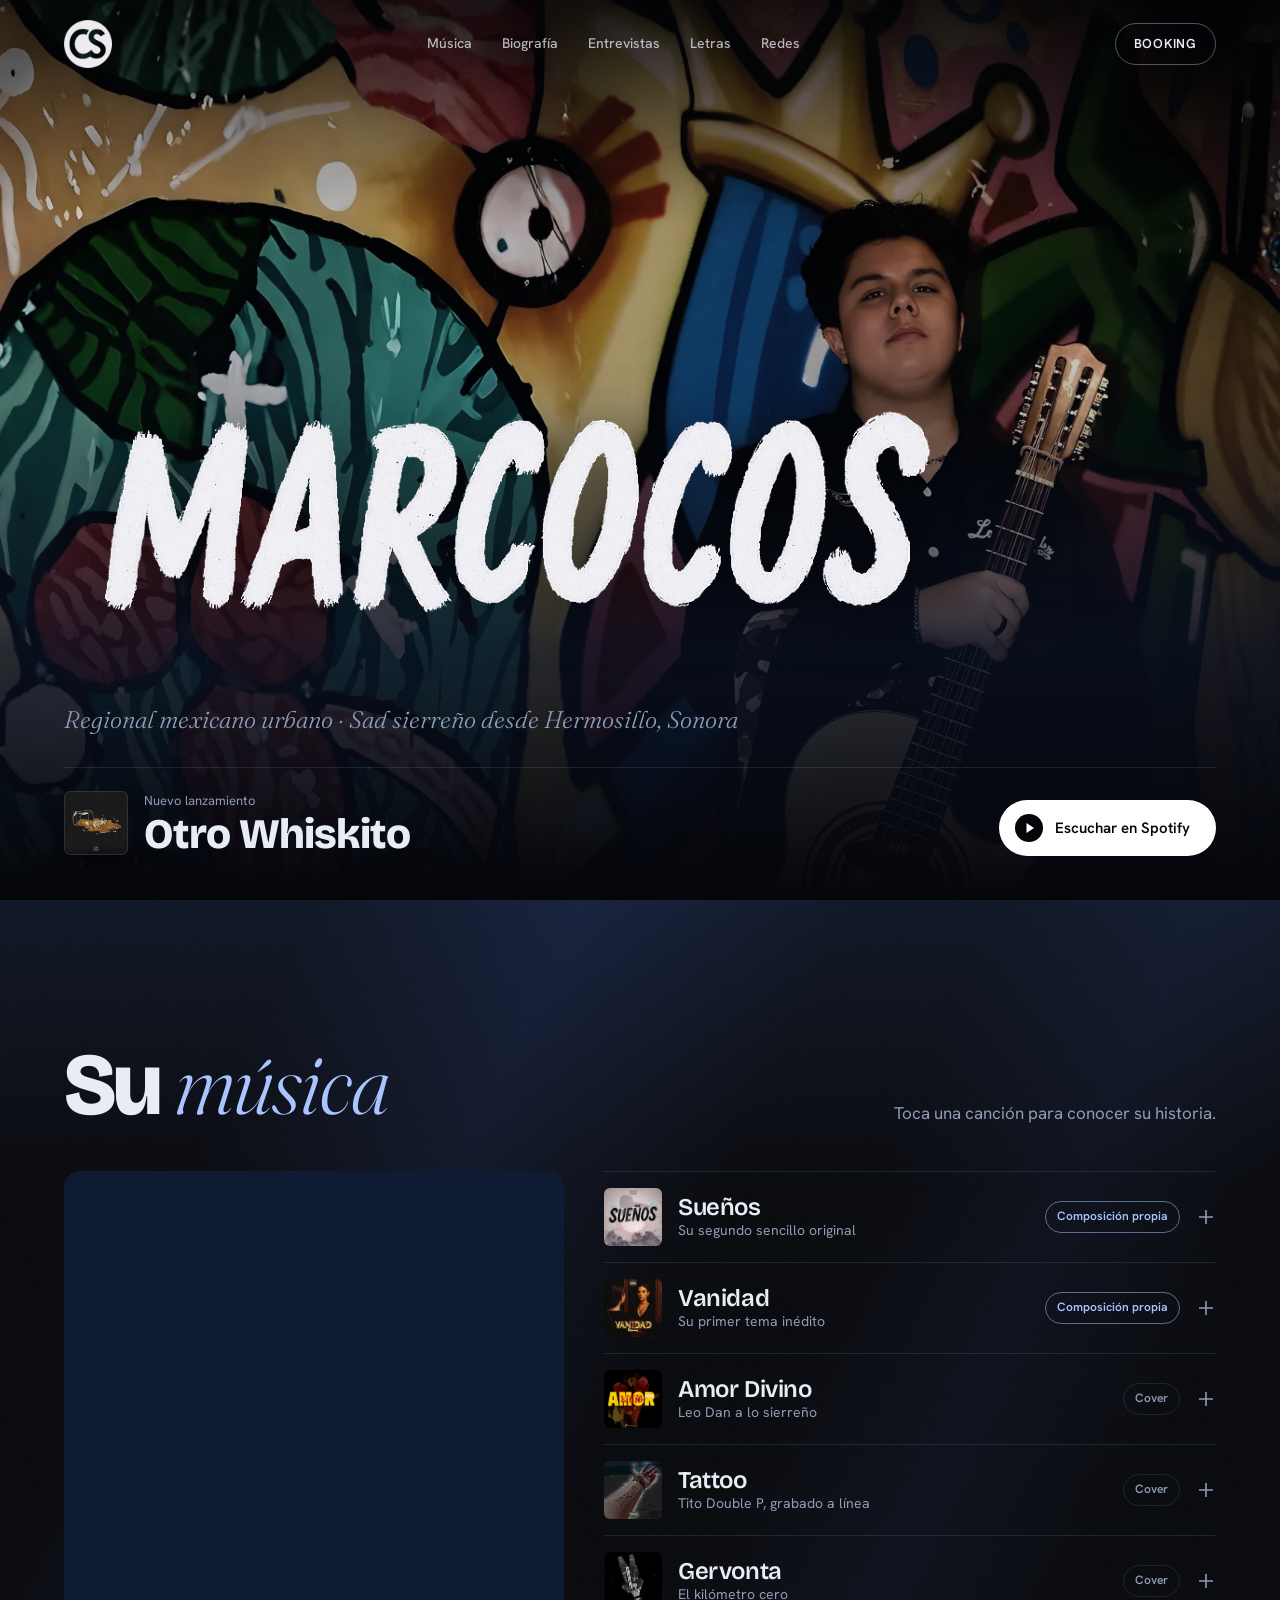
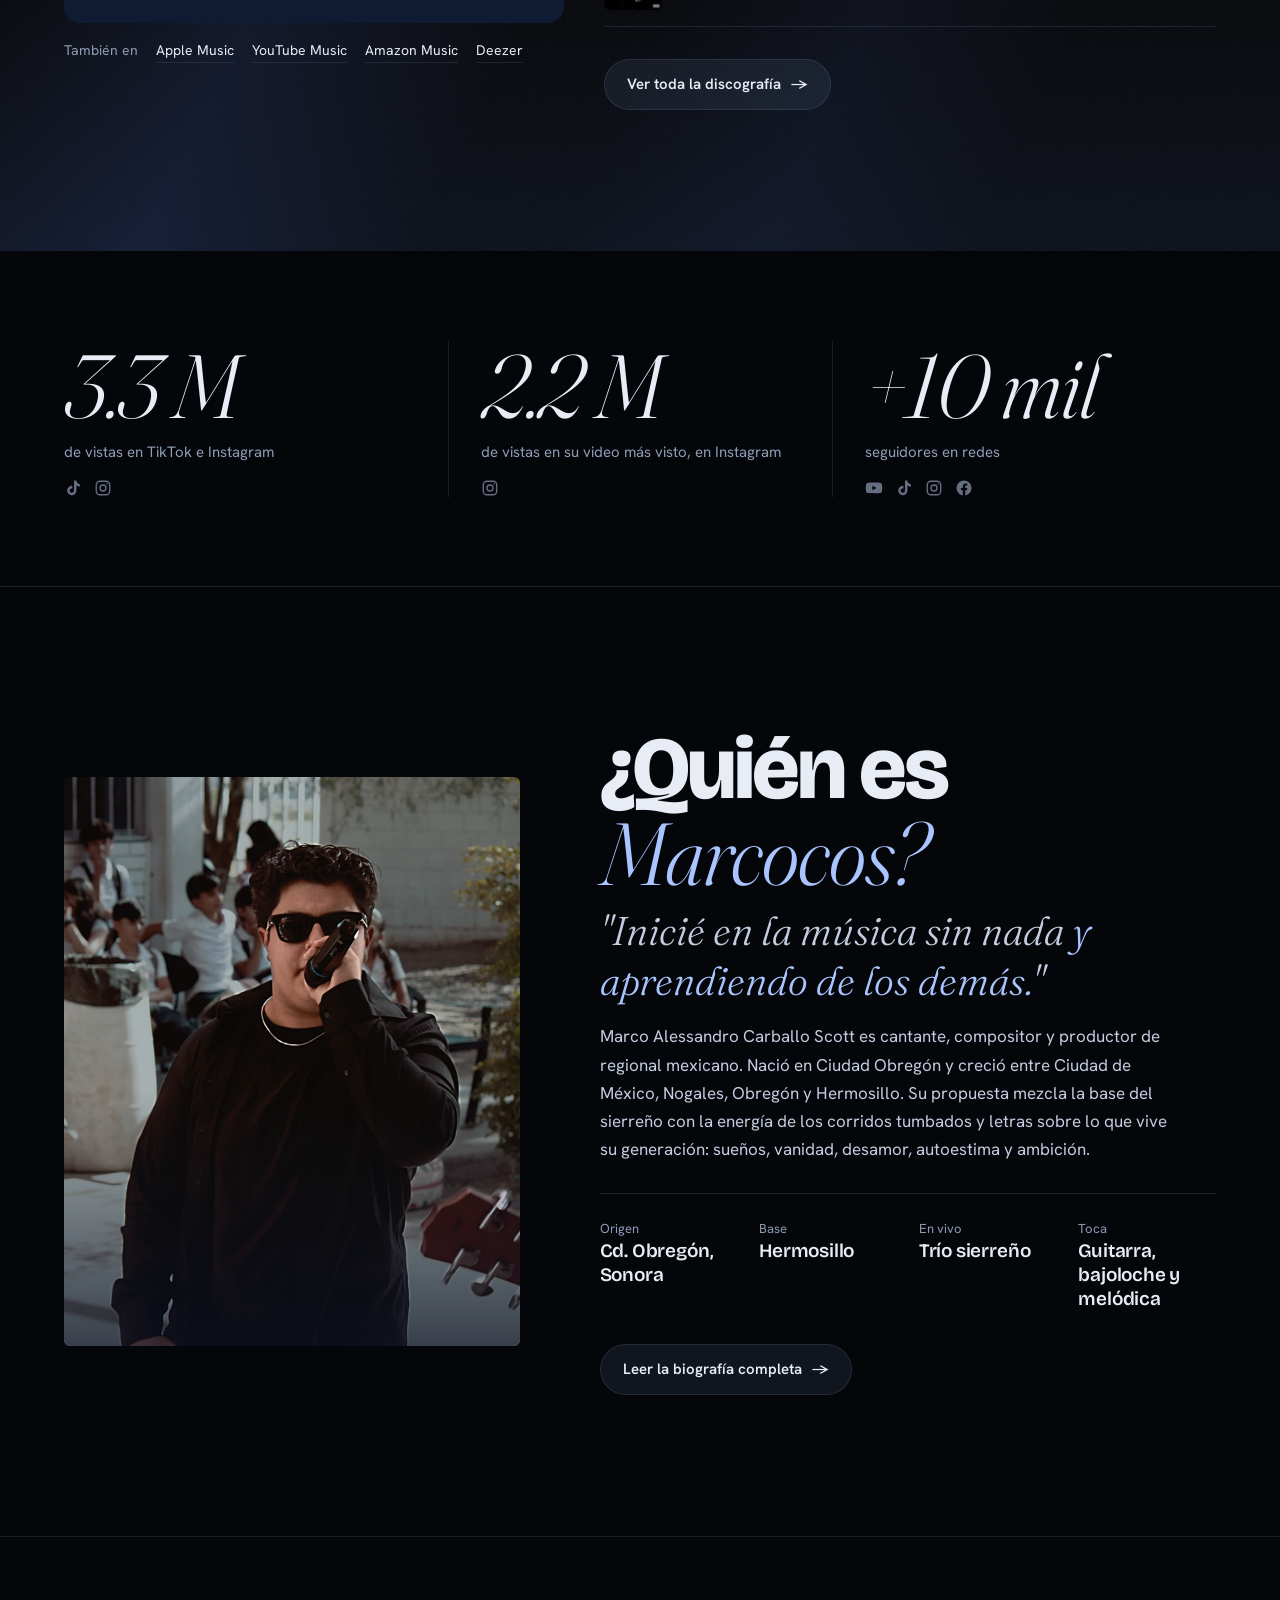
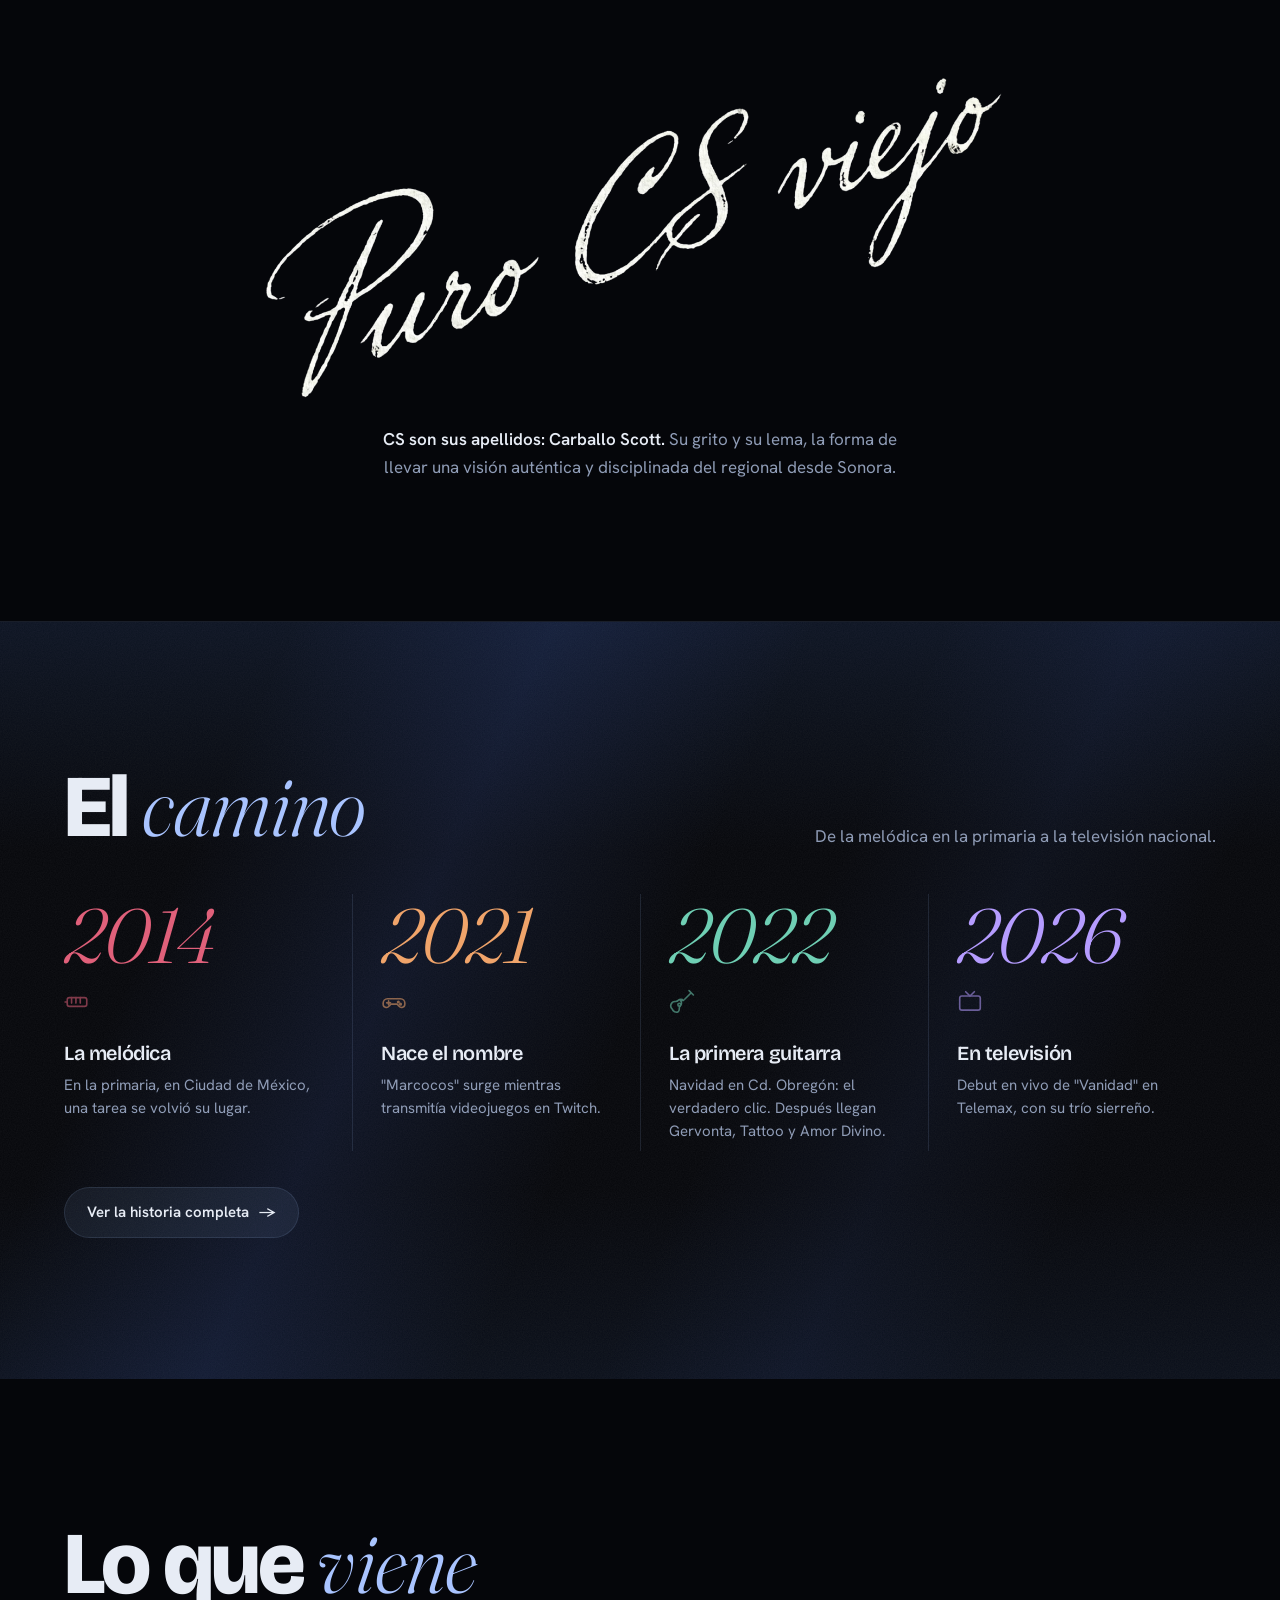
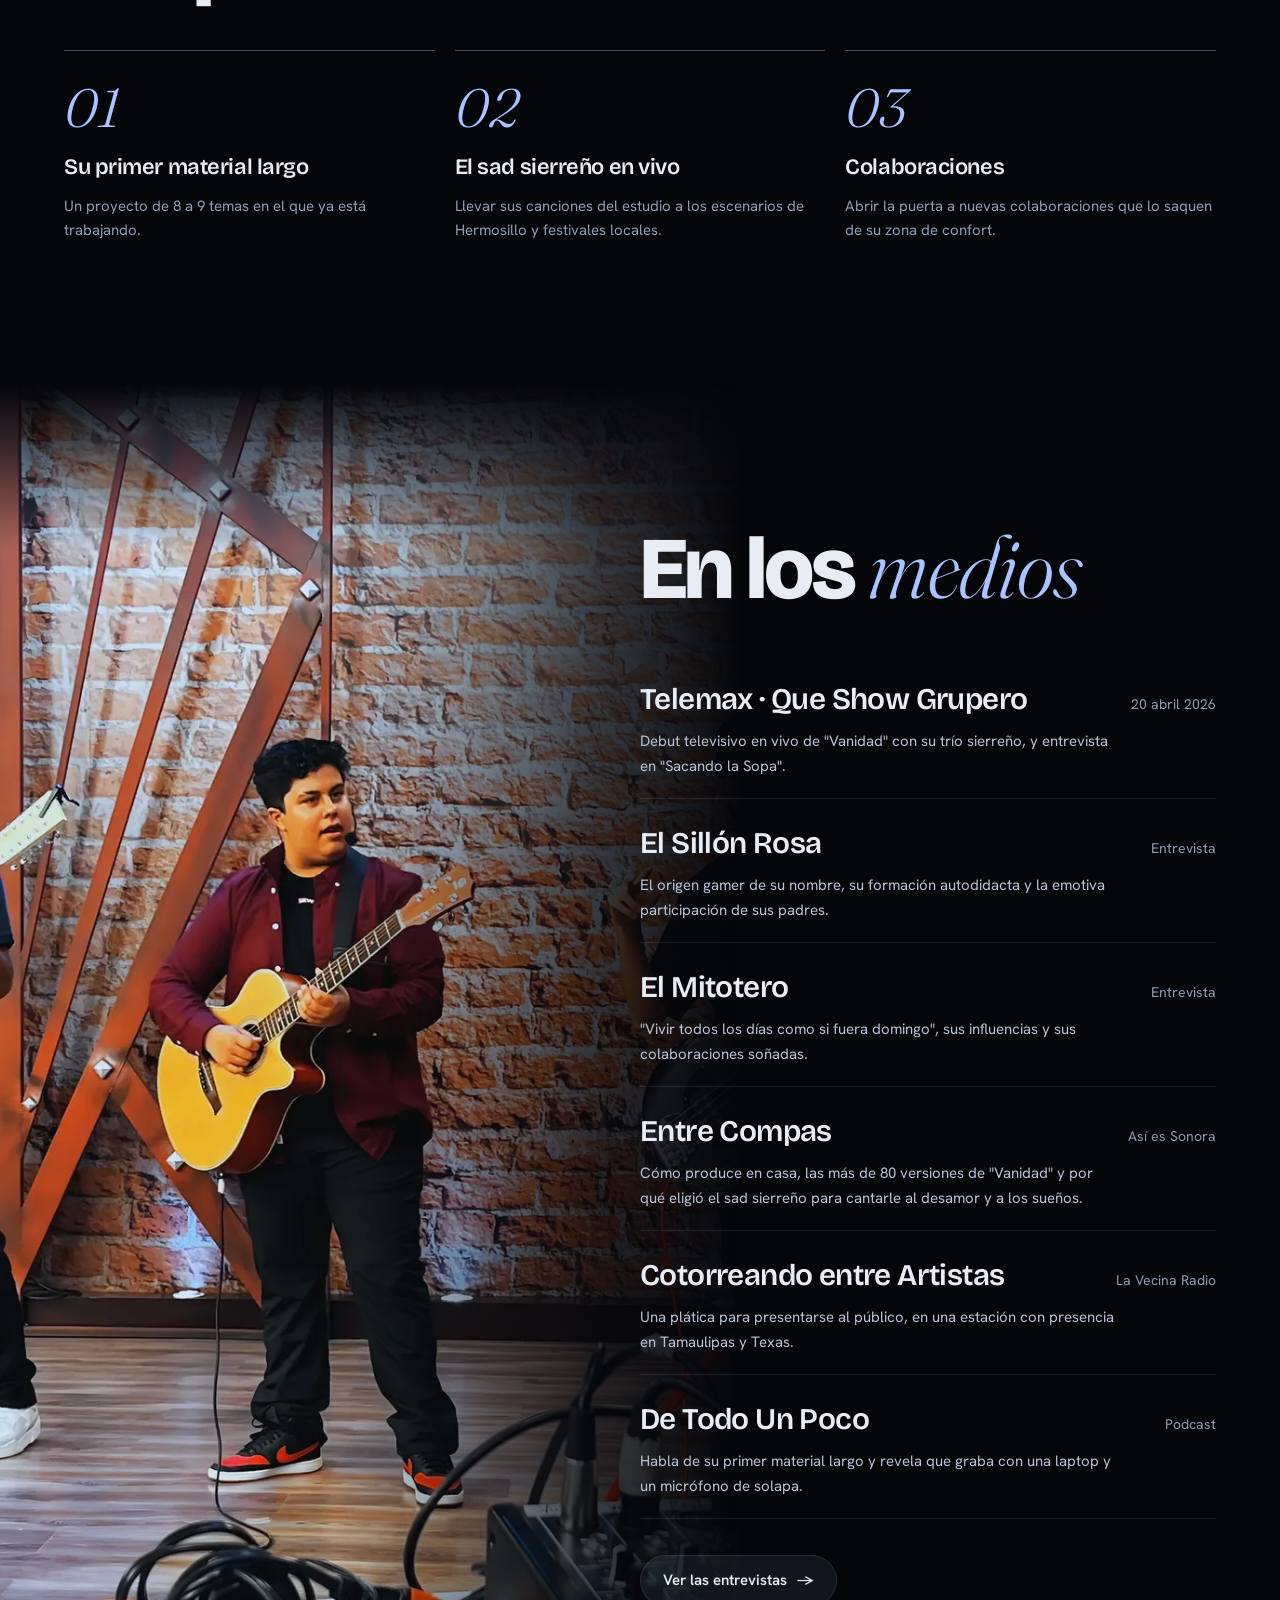
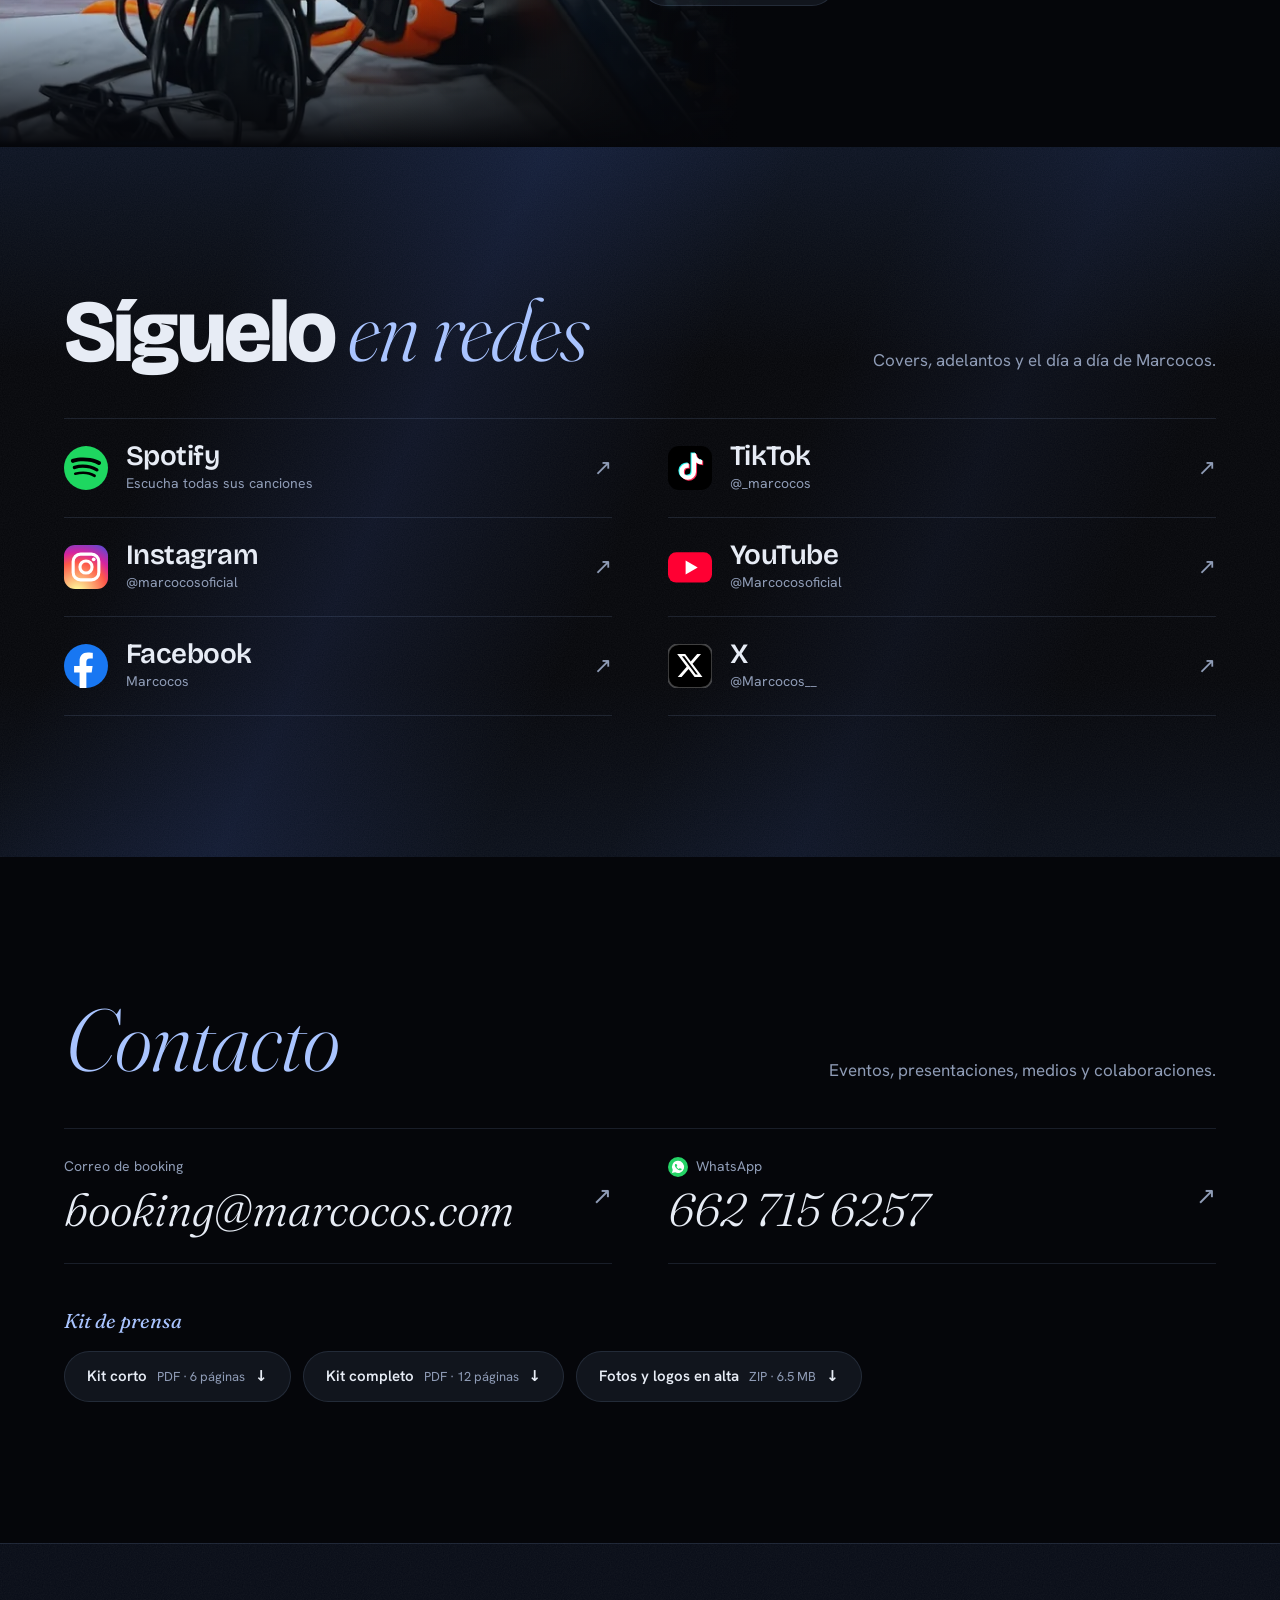
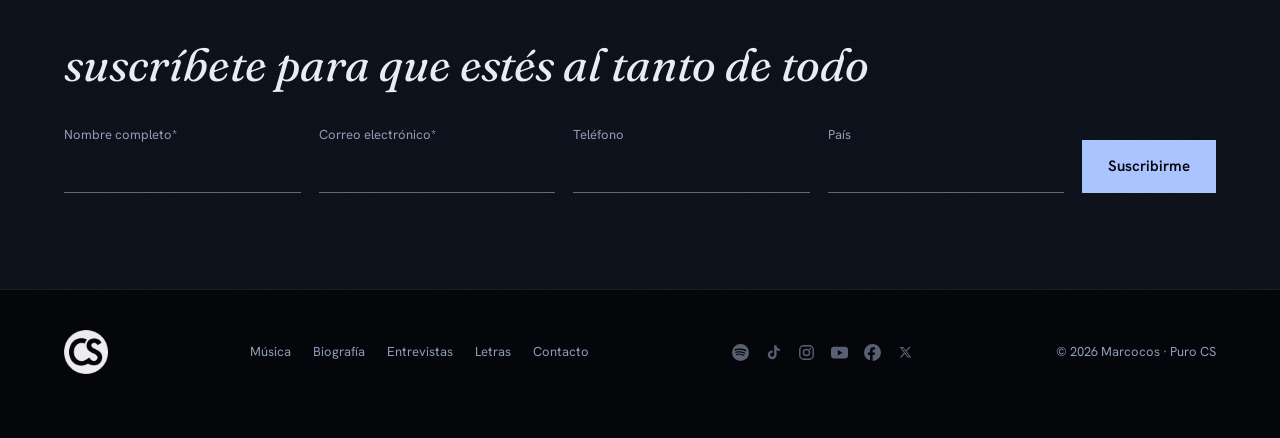
<file: pagina-principal/index.html>
<!doctype html>
<html lang="es">
<head>
<meta charset="utf-8">
<title>MARCOCOS</title>
<meta name="robots" content="noindex">
<link rel="canonical" href="https://www.marcocos.com/">
<meta http-equiv="refresh" content="0; url=/">
<script>location.replace("/")</script>
</head>
<body style="background:#05060a;color:#fff;font-family:sans-serif">
<p><a href="/" style="color:#a9c4ff">Ir a la página de MARCOCOS</a></p>
</body>
</html>
</file>
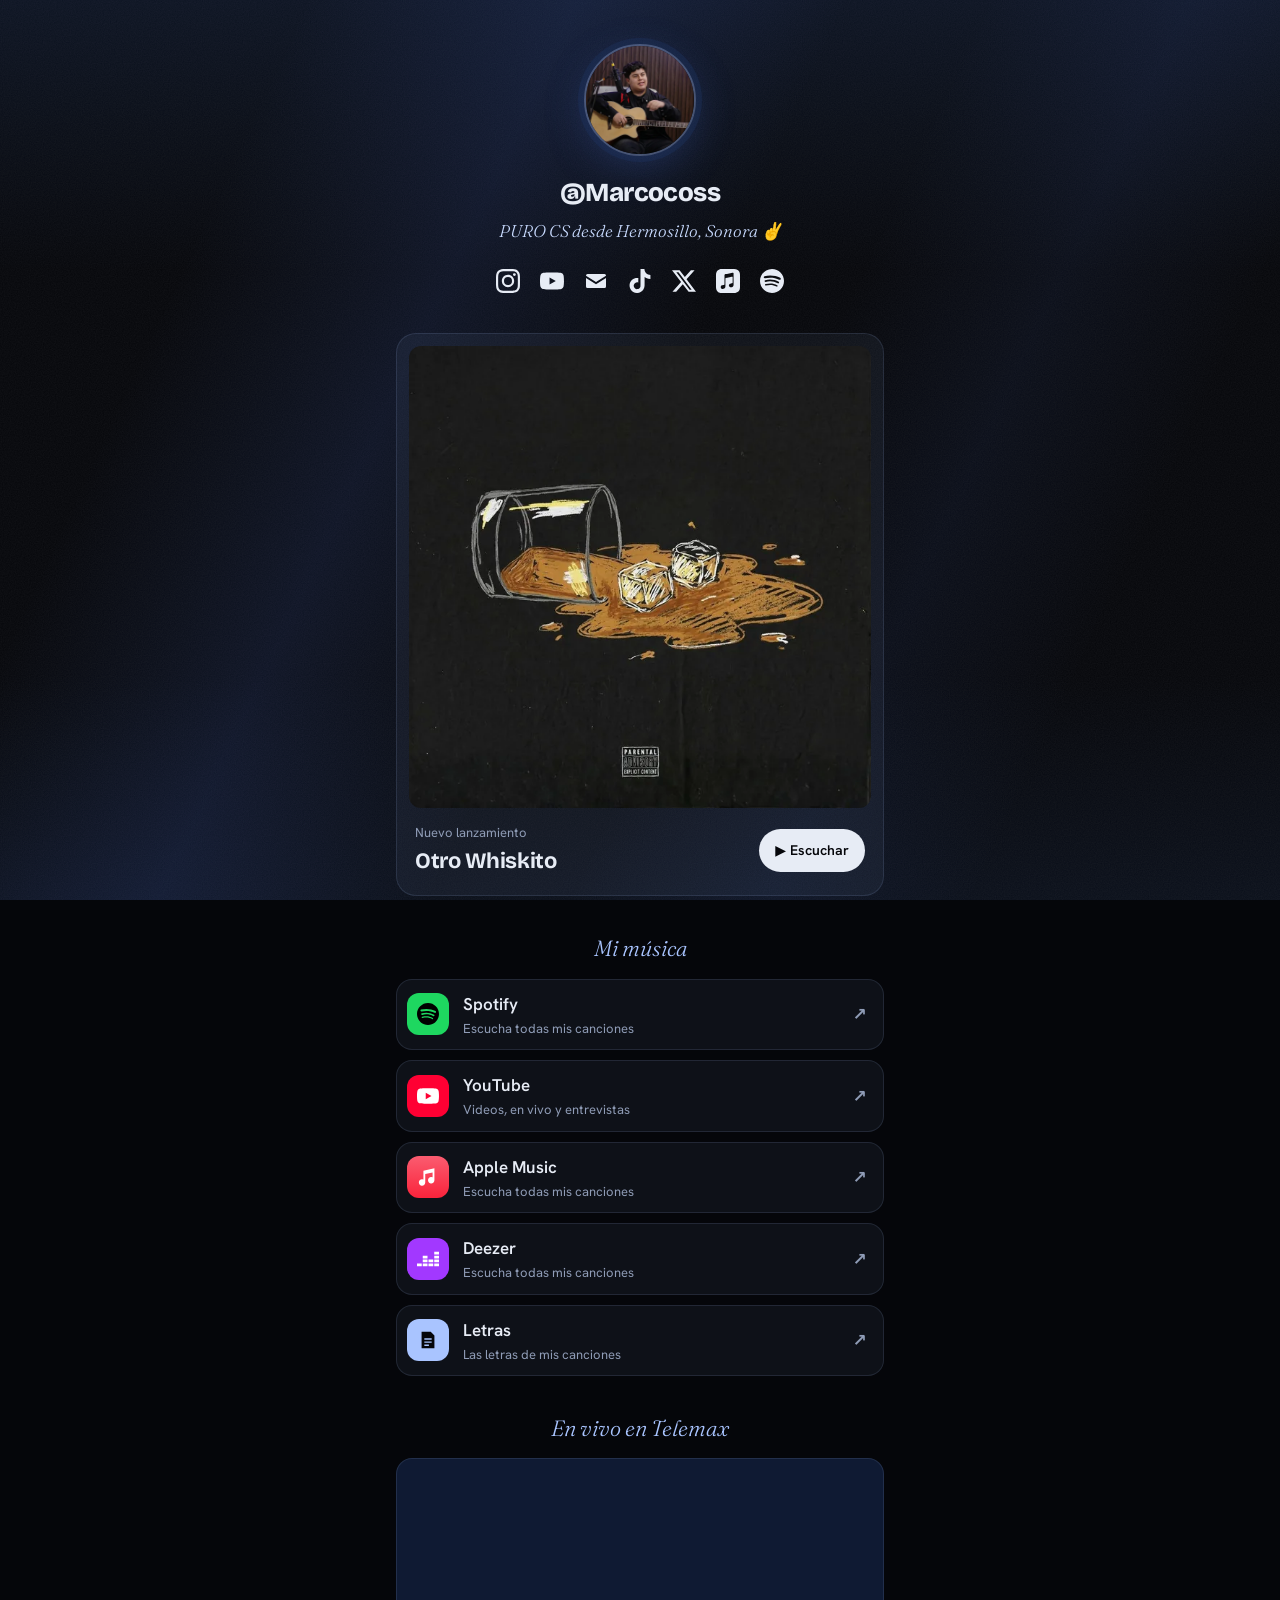
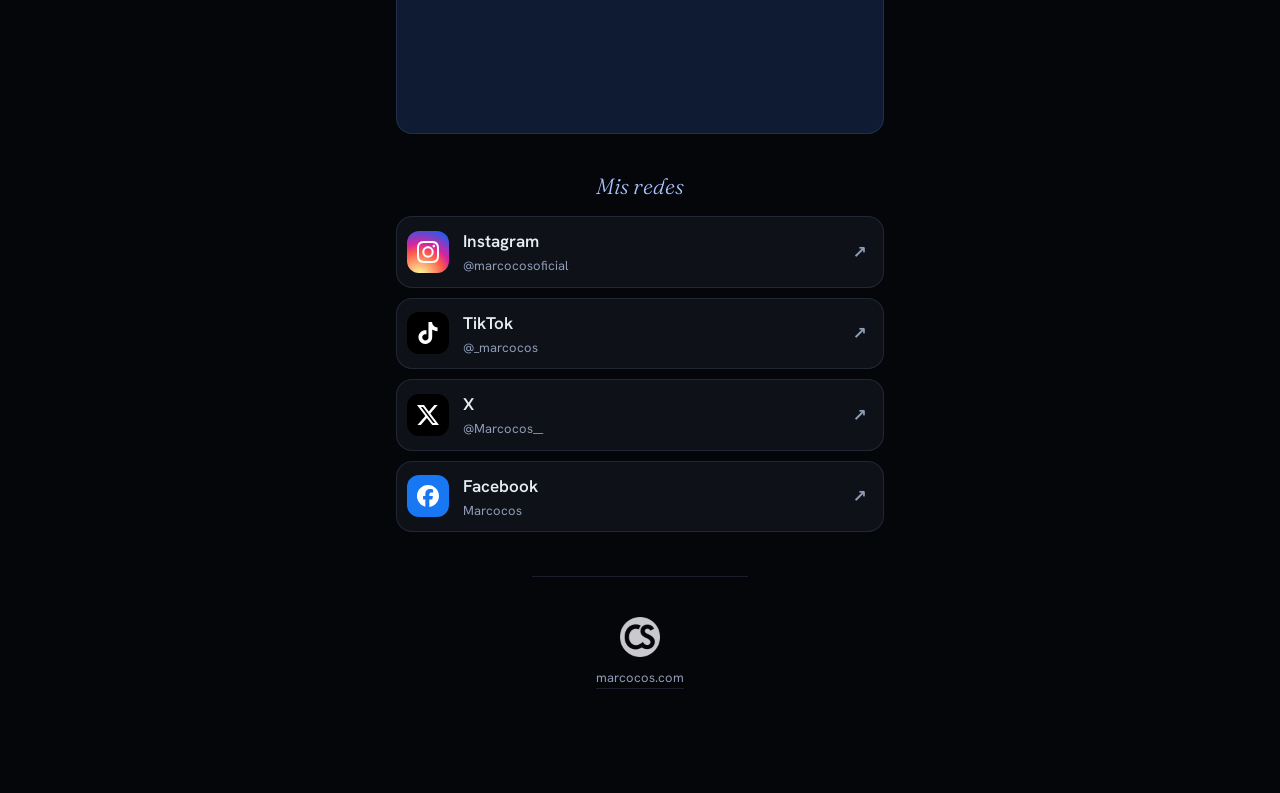
<file: purocs/index.html>
<!doctype html>
<html lang="es">
<head>
<meta charset="utf-8">
<meta name="viewport" content="width=device-width, initial-scale=1">
<title>@Marcocoss · Links</title>
<!-- Página de links escondida: no está en el menú, ni en el sitemap, ni en Google -->
<meta name="robots" content="noindex, nofollow">
<meta name="description" content="Música, videos y redes de MARCOCOS. PURO CS desde Hermosillo, Sonora.">
<meta property="og:type" content="website">
<meta property="og:site_name" content="MARCOCOS">
<meta property="og:locale" content="es_MX">
<meta property="og:title" content="@Marcocoss · Links">
<meta property="og:description" content="Música, videos y redes de MARCOCOS. PURO CS desde Hermosillo, Sonora.">
<meta property="og:url" content="https://www.marcocos.com/purocs/">
<meta property="og:image" content="https://www.marcocos.com/assets/img/compartir.jpg">
<meta property="og:image:width" content="1200">
<meta property="og:image:height" content="630">
<meta name="twitter:card" content="summary_large_image">
<link rel="icon" href="/favicon.ico" sizes="48x48">
<link rel="icon" href="/favicon-32.png" type="image/png" sizes="32x32">
<link rel="apple-touch-icon" href="/apple-touch-icon.png">
<meta name="theme-color" content="#05060a">
<link rel="preconnect" href="https://fonts.googleapis.com">
<link rel="preconnect" href="https://fonts.gstatic.com" crossorigin>
<link href="https://fonts.googleapis.com/css2?family=Bricolage+Grotesque:opsz,wght@12..96,400;12..96,600;12..96,800&family=Fraunces:ital,opsz,wght,SOFT@1,9..144,300..500,100&family=Hanken+Grotesk:wght@400;500;600&display=swap" rel="stylesheet">
<link rel="stylesheet" href="/assets/css/styles.css">
<style>
  body.links { min-height: 100svh; background-attachment: fixed; }
  .links-col { width: min(100%, 520px); margin: 0 auto; padding: 44px 16px 40px; display: flex; flex-direction: column; align-items: center; }

  .perfil-foto { width: 112px; height: 112px; border-radius: 50%; object-fit: cover; border: 2px solid rgba(169,196,255,.35); box-shadow: 0 0 0 6px rgba(29,52,97,.35), 0 12px 40px rgba(70,110,220,.25); }
  .perfil-nombre { font-family: var(--titulos); font-weight: 800; font-size: 26px; letter-spacing: -.02em; margin-top: 16px; }
  .perfil-bio { font-family: var(--sentimiento); font-style: italic; font-weight: 300; color: var(--luna-fuerte); font-size: 17px; text-align: center; line-height: 1.4; margin-top: 4px; }

  .iconos { display: flex; flex-wrap: nowrap; justify-content: center; gap: 2px; margin-top: 16px; }
  .iconos a { width: min(42px, 12vw); height: 44px; display: grid; place-items: center; color: var(--texto); border-radius: 50%; transition: background .2s, color .2s; }
  .iconos a:hover { background: rgba(169,196,255,.12); color: #fff; }
  .iconos svg { width: 24px; height: 24px; }

  .destacado { width: 100%; margin-top: 30px; display: block; border-radius: 20px; padding: 12px; background: rgba(169,196,255,.06); border: 1px solid var(--linea); transition: background .25s, transform .25s; }
  .destacado:hover { background: rgba(169,196,255,.12); transform: translateY(-2px); }
  .destacado img { width: 100%; aspect-ratio: 1; object-fit: cover; border-radius: 12px; }
  .destacado-pie { display: flex; align-items: center; justify-content: space-between; gap: 12px; padding: 14px 6px 4px; }
  .destacado-pie small { display: block; color: var(--niebla); font-size: 13px; }
  .destacado-pie b { font-family: var(--titulos); font-size: 22px; letter-spacing: -.02em; }
  .destacado-pie .play { flex: none; display: inline-flex; align-items: center; gap: 8px; background: var(--texto); color: var(--negro); font-weight: 600; font-size: 14px; padding: 10px 16px; border-radius: 999px; }

  .bloque-titulo { font-family: var(--sentimiento); font-style: italic; font-weight: 300; font-size: 22px; color: var(--luna); margin: 34px 0 12px; }

  .boton { width: 100%; display: flex; align-items: center; gap: 14px; padding: 10px 16px 10px 10px; min-height: 60px; border-radius: 16px; background: rgba(169,196,255,.06); border: 1px solid var(--linea); font-weight: 600; transition: background .25s, transform .25s; }
  .boton + .boton { margin-top: 10px; }
  .boton:hover { background: rgba(169,196,255,.14); transform: translateY(-2px); }
  .boton .ico { width: 42px; height: 42px; flex: none; border-radius: 12px; display: grid; place-items: center; }
  .boton .ico svg { width: 22px; height: 22px; }
  .boton span { flex: 1; }
  .boton small { display: block; font-weight: 400; color: var(--niebla); font-size: 13px; }
  .boton::after { content: "↗"; color: var(--niebla); }

  .video { width: 100%; border-radius: 16px; overflow: hidden; border: 1px solid var(--linea); background: var(--azul-profundo); }
  .video iframe { display: block; width: 100%; aspect-ratio: 16 / 9; border: 0; }

  .links-pie { margin-top: 44px; display: flex; flex-direction: column; align-items: center; gap: 10px; color: var(--niebla); font-size: 13px; }
  .links-pie img { width: 40px; height: 40px; opacity: .85; }
  .links-pie a { border-bottom: 1px solid var(--linea); }
  @media (prefers-reduced-motion: reduce) { .destacado, .boton { transition: none; } .destacado:hover, .boton:hover { transform: none; } }
</style>
</head>
<body class="links azul">

<main class="links-col">
  <img class="perfil-foto" src="/assets/img/links-perfil.webp" alt="Marcocos con su guitarra en el estudio" width="480" height="480">
  <h1 class="perfil-nombre">@Marcocoss</h1>
  <p class="perfil-bio">PURO CS desde Hermosillo, Sonora ✌️</p>

  <nav class="iconos" aria-label="Redes y plataformas">
    <a href="https://www.instagram.com/marcocosoficial/" target="_blank" rel="noopener" aria-label="Instagram" title="Instagram"><svg viewBox="0 0 24 24" aria-hidden="true"><path fill="currentColor" d="M7.0301.084c-1.2768.0602-2.1487.264-2.911.5634-.7888.3075-1.4575.72-2.1228 1.3877-.6652.6677-1.075 1.3368-1.3802 2.127-.2954.7638-.4956 1.6365-.552 2.914-.0564 1.2775-.0689 1.6882-.0626 4.947.0062 3.2586.0206 3.6671.0825 4.9473.061 1.2765.264 2.1482.5635 2.9107.308.7889.72 1.4573 1.388 2.1228.6679.6655 1.3365 1.0743 2.1285 1.38.7632.295 1.6361.4961 2.9134.552 1.2773.056 1.6884.069 4.9462.0627 3.2578-.0062 3.668-.0207 4.9478-.0814 1.28-.0607 2.147-.2652 2.9098-.5633.7889-.3086 1.4578-.72 2.1228-1.3881.665-.6682 1.0745-1.3378 1.3795-2.1284.2957-.7632.4966-1.636.552-2.9124.056-1.2809.0692-1.6898.063-4.948-.0063-3.2583-.021-3.6668-.0817-4.9465-.0607-1.2797-.264-2.1487-.5633-2.9117-.3084-.7889-.72-1.4568-1.3876-2.1228C21.2982 1.33 20.628.9208 19.8378.6165 19.074.321 18.2017.1197 16.9244.0645 15.6471.0093 15.236-.005 11.977.0014 8.718.0076 8.31.0215 7.0301.0839m.1402 21.6932c-1.17-.0509-1.8053-.2453-2.2287-.408-.5606-.216-.96-.4771-1.3819-.895-.422-.4178-.6811-.8186-.9-1.378-.1644-.4234-.3624-1.058-.4171-2.228-.0595-1.2645-.072-1.6442-.079-4.848-.007-3.2037.0053-3.583.0607-4.848.05-1.169.2456-1.805.408-2.2282.216-.5613.4762-.96.895-1.3816.4188-.4217.8184-.6814 1.3783-.9003.423-.1651 1.0575-.3614 2.227-.4171 1.2655-.06 1.6447-.072 4.848-.079 3.2033-.007 3.5835.005 4.8495.0608 1.169.0508 1.8053.2445 2.228.408.5608.216.96.4754 1.3816.895.4217.4194.6816.8176.9005 1.3787.1653.4217.3617 1.056.4169 2.2263.0602 1.2655.0739 1.645.0796 4.848.0058 3.203-.0055 3.5834-.061 4.848-.051 1.17-.245 1.8055-.408 2.2294-.216.5604-.4763.96-.8954 1.3814-.419.4215-.8181.6811-1.3783.9-.4224.1649-1.0577.3617-2.2262.4174-1.2656.0595-1.6448.072-4.8493.079-3.2045.007-3.5825-.006-4.848-.0608M16.953 5.5864A1.44 1.44 0 1 0 18.39 4.144a1.44 1.44 0 0 0-1.437 1.4424M5.8385 12.012c.0067 3.4032 2.7706 6.1557 6.173 6.1493 3.4026-.0065 6.157-2.7701 6.1506-6.1733-.0065-3.4032-2.771-6.1565-6.174-6.1498-3.403.0067-6.156 2.771-6.1496 6.1738M8 12.0077a4 4 0 1 1 4.008 3.9921A3.9996 3.9996 0 0 1 8 12.0077"/></svg></a>
    <a href="https://www.youtube.com/@Marcocosoficial" target="_blank" rel="noopener" aria-label="YouTube" title="YouTube"><svg viewBox="0 0 24 24" aria-hidden="true"><path fill="currentColor" d="M23.498 6.186a3.016 3.016 0 0 0-2.122-2.136C19.505 3.545 12 3.545 12 3.545s-7.505 0-9.377.505A3.017 3.017 0 0 0 .502 6.186C0 8.07 0 12 0 12s0 3.93.502 5.814a3.016 3.016 0 0 0 2.122 2.136c1.871.505 9.376.505 9.376.505s7.505 0 9.377-.505a3.015 3.015 0 0 0 2.122-2.136C24 15.93 24 12 24 12s0-3.93-.502-5.814zM9.545 15.568V8.432L15.818 12l-6.273 3.568z"/></svg></a>
    <a href="mailto:booking@marcocos.com" aria-label="Correo de booking" title="Correo de booking"><svg viewBox="0 0 24 24" aria-hidden="true"><path fill="currentColor" d="M2 6.5A1.5 1.5 0 013.5 5h17A1.5 1.5 0 0122 6.5v.3l-10 6.2L2 6.8zM2 9.1l10 6.2 10-6.2v8.4a1.5 1.5 0 01-1.5 1.5h-17A1.5 1.5 0 012 17.5z"/></svg></a>
    <a href="https://www.tiktok.com/@_marcocos" target="_blank" rel="noopener" aria-label="TikTok" title="TikTok"><svg viewBox="0 0 24 24" aria-hidden="true"><path fill="currentColor" d="M12.525.02c1.31-.02 2.61-.01 3.91-.02.08 1.53.63 3.09 1.75 4.17 1.12 1.11 2.7 1.62 4.24 1.79v4.03c-1.44-.05-2.89-.35-4.2-.97-.57-.26-1.1-.59-1.62-.93-.01 2.92.01 5.84-.02 8.75-.08 1.4-.54 2.79-1.35 3.94-1.31 1.92-3.58 3.17-5.91 3.21-1.43.08-2.86-.31-4.08-1.03-2.02-1.19-3.44-3.37-3.65-5.71-.02-.5-.03-1-.01-1.49.18-1.9 1.12-3.72 2.58-4.96 1.66-1.44 3.98-2.13 6.15-1.72.02 1.48-.04 2.96-.04 4.44-.99-.32-2.15-.23-3.02.37-.63.41-1.11 1.04-1.36 1.75-.21.51-.15 1.07-.14 1.61.24 1.64 1.82 3.02 3.5 2.87 1.12-.01 2.19-.66 2.77-1.61.19-.33.4-.67.41-1.06.1-1.79.06-3.57.07-5.36.01-4.03-.01-8.05.02-12.07z"/></svg></a>
    <a href="https://x.com/Marcocos__" target="_blank" rel="noopener" aria-label="X" title="X"><svg viewBox="0 0 24 24" aria-hidden="true"><path fill="currentColor" d="M18.901 1.153h3.68l-8.04 9.19L24 22.846h-7.406l-5.8-7.584-6.638 7.584H.474l8.6-9.83L0 1.154h7.594l5.243 6.932ZM17.61 20.644h2.039L6.486 3.24H4.298Z"/></svg></a>
    <a href="https://music.apple.com/mx/artist/marcocos/1831041672" target="_blank" rel="noopener" aria-label="Apple Music" title="Apple Music"><svg viewBox="0 0 24 24" aria-hidden="true"><path fill="currentColor" d="M23.994 6.124a9.23 9.23 0 00-.24-2.19c-.317-1.31-1.062-2.31-2.18-3.043a5.022 5.022 0 00-1.877-.726 10.496 10.496 0 00-1.564-.15c-.04-.003-.083-.01-.124-.013H5.986c-.152.01-.303.017-.455.026-.747.043-1.49.123-2.193.4-1.336.53-2.3 1.452-2.865 2.78-.192.448-.292.925-.363 1.408-.056.392-.088.785-.1 1.18 0 .032-.007.062-.01.093v12.223c.01.14.017.283.027.424.05.815.154 1.624.497 2.373.65 1.42 1.738 2.353 3.234 2.801.42.127.856.187 1.293.228.555.053 1.11.06 1.667.06h11.03a12.5 12.5 0 001.57-.1c.822-.106 1.596-.35 2.295-.81a5.046 5.046 0 001.88-2.207c.186-.42.293-.87.37-1.324.113-.675.138-1.358.137-2.04-.002-3.8 0-7.595-.003-11.393zm-6.423 3.99v5.712c0 .417-.058.827-.244 1.206-.29.59-.76.962-1.388 1.14-.35.1-.706.157-1.07.173-.95.045-1.773-.6-1.943-1.536a1.88 1.88 0 011.038-2.022c.323-.16.67-.25 1.018-.324.378-.082.758-.153 1.134-.24.274-.063.457-.23.51-.516a.904.904 0 00.02-.193c0-1.815 0-3.63-.002-5.443a.725.725 0 00-.026-.185c-.04-.15-.15-.243-.304-.234-.16.01-.318.035-.475.066-.76.15-1.52.303-2.28.456l-2.325.47-1.374.278c-.016.003-.032.01-.048.013-.277.077-.377.203-.39.49-.002.042 0 .086 0 .13-.002 2.602 0 5.204-.003 7.805 0 .42-.047.836-.215 1.227-.278.64-.77 1.04-1.434 1.233-.35.1-.71.16-1.075.172-.96.036-1.755-.6-1.92-1.544-.14-.812.23-1.685 1.154-2.075.357-.15.73-.232 1.108-.31.287-.06.575-.116.86-.177.383-.083.583-.323.6-.714v-.15c0-2.96 0-5.922.002-8.882 0-.123.013-.25.042-.37.07-.285.273-.448.546-.518.255-.066.515-.112.774-.165.733-.15 1.466-.296 2.2-.444l2.27-.46c.67-.134 1.34-.27 2.01-.403.22-.043.442-.088.663-.106.31-.025.523.17.554.482.008.073.012.148.012.223.002 1.91.002 3.822 0 5.732z"/></svg></a>
    <a href="https://open.spotify.com/artist/4xg0AfO1mDqaVj0qTEAyp2" target="_blank" rel="noopener" aria-label="Spotify" title="Spotify"><svg viewBox="0 0 24 24" aria-hidden="true"><path fill="currentColor" d="M12 0C5.4 0 0 5.4 0 12s5.4 12 12 12 12-5.4 12-12S18.66 0 12 0zm5.521 17.34c-.24.359-.66.48-1.021.24-2.82-1.74-6.36-2.101-10.561-1.141-.418.122-.779-.179-.899-.539-.12-.421.18-.78.54-.9 4.56-1.021 8.52-.6 11.64 1.32.42.18.479.659.301 1.02zm1.44-3.3c-.301.42-.841.6-1.262.3-3.239-1.98-8.159-2.58-11.939-1.38-.479.12-1.02-.12-1.14-.6-.12-.48.12-1.021.6-1.141C9.6 9.9 15 10.561 18.72 12.84c.361.181.54.78.241 1.2zm.12-3.36C15.24 8.4 8.82 8.16 5.16 9.301c-.6.179-1.2-.181-1.38-.721-.18-.601.18-1.2.72-1.381 4.26-1.26 11.28-1.02 15.721 1.621.539.3.719 1.02.419 1.56-.299.421-1.02.599-1.559.3z"/></svg></a>
  </nav>

  <!-- Lanzamiento destacado -->
  <a class="destacado" href="https://open.spotify.com/track/60dIEM5Q0NJ2M9qtAuj1zD" target="_blank" rel="noopener">
    <img src="/assets/img/links-otro-whiskito.webp" alt="Portada de Otro Whiskito" width="640" height="640" fetchpriority="high">
    <div class="destacado-pie">
      <div><small>Nuevo lanzamiento</small><b>Otro Whiskito</b></div>
      <span class="play">▶ Escuchar</span>
    </div>
  </a>

  <h2 class="bloque-titulo">Mi música</h2>
  <a class="boton" href="https://open.spotify.com/artist/4xg0AfO1mDqaVj0qTEAyp2" target="_blank" rel="noopener">
    <span class="ico" style="background:#1ed760;color:#000"><svg viewBox="0 0 24 24" aria-hidden="true"><path fill="currentColor" d="M12 0C5.4 0 0 5.4 0 12s5.4 12 12 12 12-5.4 12-12S18.66 0 12 0zm5.521 17.34c-.24.359-.66.48-1.021.24-2.82-1.74-6.36-2.101-10.561-1.141-.418.122-.779-.179-.899-.539-.12-.421.18-.78.54-.9 4.56-1.021 8.52-.6 11.64 1.32.42.18.479.659.301 1.02zm1.44-3.3c-.301.42-.841.6-1.262.3-3.239-1.98-8.159-2.58-11.939-1.38-.479.12-1.02-.12-1.14-.6-.12-.48.12-1.021.6-1.141C9.6 9.9 15 10.561 18.72 12.84c.361.181.54.78.241 1.2zm.12-3.36C15.24 8.4 8.82 8.16 5.16 9.301c-.6.179-1.2-.181-1.38-.721-.18-.601.18-1.2.72-1.381 4.26-1.26 11.28-1.02 15.721 1.621.539.3.719 1.02.419 1.56-.299.421-1.02.599-1.559.3z"/></svg></span>
    <span>Spotify<small>Escucha todas mis canciones</small></span></a>
  <a class="boton" href="https://www.youtube.com/@Marcocosoficial" target="_blank" rel="noopener">
    <span class="ico" style="background:#ff0033;color:#fff"><svg viewBox="0 0 24 24" aria-hidden="true"><path fill="currentColor" d="M23.498 6.186a3.016 3.016 0 0 0-2.122-2.136C19.505 3.545 12 3.545 12 3.545s-7.505 0-9.377.505A3.017 3.017 0 0 0 .502 6.186C0 8.07 0 12 0 12s0 3.93.502 5.814a3.016 3.016 0 0 0 2.122 2.136c1.871.505 9.376.505 9.376.505s7.505 0 9.377-.505a3.015 3.015 0 0 0 2.122-2.136C24 15.93 24 12 24 12s0-3.93-.502-5.814zM9.545 15.568V8.432L15.818 12l-6.273 3.568z"/></svg></span>
    <span>YouTube<small>Videos, en vivo y entrevistas</small></span></a>
  <a class="boton" href="https://music.apple.com/mx/artist/marcocos/1831041672" target="_blank" rel="noopener">
    <span class="ico" style="background:linear-gradient(180deg,#fa5c70,#fa233b);color:#fff"><svg viewBox="0 0 24 24" aria-hidden="true"><path fill="currentColor" d="M19 2.5v13a3.5 3.5 0 11-2-3.16V7.1L9 8.8v9.2A3.5 3.5 0 117 14.84V5.2z"/></svg></span>
    <span>Apple Music<small>Escucha todas mis canciones</small></span></a>
  <a class="boton" href="https://www.deezer.com/mx/artist/319307601" target="_blank" rel="noopener">
    <span class="ico" style="background:#a238ff;color:#fff"><svg viewBox="0 0 24 24" aria-hidden="true"><path fill="currentColor" d="M18.81 4.16v3.03H24V4.16h-5.19zM6.27 8.38v3.027h5.189V8.38h-5.19zm12.54 0v3.027H24V8.38h-5.19zM6.27 12.594v3.027h5.189v-3.027h-5.19zm6.271 0v3.027h5.19v-3.027h-5.19zm6.27 0v3.027H24v-3.027h-5.19zM0 16.81v3.029h5.19v-3.03H0zm6.27 0v3.029h5.189v-3.03h-5.19zm6.271 0v3.029h5.19v-3.03h-5.19zm6.27 0v3.029H24v-3.03h-5.19Z"/></svg></span>
    <span>Deezer<small>Escucha todas mis canciones</small></span></a>
  <a class="boton" href="https://www.letras.com/marcocos/" target="_blank" rel="noopener">
    <span class="ico" style="background:#a9c4ff;color:#05060a"><svg viewBox="0 0 24 24" aria-hidden="true"><path fill="currentColor" d="M5 3h10l4 4v14H5zm3 7v1.6h8V10zm0 3.5v1.6h8v-1.6zm0 3.5v1.6h5V17z"/></svg></span>
    <span>Letras<small>Las letras de mis canciones</small></span></a>

  <h2 class="bloque-titulo">En vivo en Telemax</h2>
  <div class="video">
    <iframe src="https://www.youtube-nocookie.com/embed/vOib5aaQEAk" title="Marcocos en vivo en Telemax" loading="lazy" allow="accelerometer; encrypted-media; gyroscope; picture-in-picture; fullscreen" allowfullscreen></iframe>
  </div>

  <h2 class="bloque-titulo">Mis redes</h2>
  <a class="boton" href="https://www.instagram.com/marcocosoficial/" target="_blank" rel="noopener">
    <span class="ico" style="background:radial-gradient(circle at 30% 107%,#fdf497 0%,#fdf497 5%,#fd5949 45%,#d6249f 60%,#285aeb 90%);color:#fff"><svg viewBox="0 0 24 24" aria-hidden="true"><path fill="currentColor" d="M7.0301.084c-1.2768.0602-2.1487.264-2.911.5634-.7888.3075-1.4575.72-2.1228 1.3877-.6652.6677-1.075 1.3368-1.3802 2.127-.2954.7638-.4956 1.6365-.552 2.914-.0564 1.2775-.0689 1.6882-.0626 4.947.0062 3.2586.0206 3.6671.0825 4.9473.061 1.2765.264 2.1482.5635 2.9107.308.7889.72 1.4573 1.388 2.1228.6679.6655 1.3365 1.0743 2.1285 1.38.7632.295 1.6361.4961 2.9134.552 1.2773.056 1.6884.069 4.9462.0627 3.2578-.0062 3.668-.0207 4.9478-.0814 1.28-.0607 2.147-.2652 2.9098-.5633.7889-.3086 1.4578-.72 2.1228-1.3881.665-.6682 1.0745-1.3378 1.3795-2.1284.2957-.7632.4966-1.636.552-2.9124.056-1.2809.0692-1.6898.063-4.948-.0063-3.2583-.021-3.6668-.0817-4.9465-.0607-1.2797-.264-2.1487-.5633-2.9117-.3084-.7889-.72-1.4568-1.3876-2.1228C21.2982 1.33 20.628.9208 19.8378.6165 19.074.321 18.2017.1197 16.9244.0645 15.6471.0093 15.236-.005 11.977.0014 8.718.0076 8.31.0215 7.0301.0839m.1402 21.6932c-1.17-.0509-1.8053-.2453-2.2287-.408-.5606-.216-.96-.4771-1.3819-.895-.422-.4178-.6811-.8186-.9-1.378-.1644-.4234-.3624-1.058-.4171-2.228-.0595-1.2645-.072-1.6442-.079-4.848-.007-3.2037.0053-3.583.0607-4.848.05-1.169.2456-1.805.408-2.2282.216-.5613.4762-.96.895-1.3816.4188-.4217.8184-.6814 1.3783-.9003.423-.1651 1.0575-.3614 2.227-.4171 1.2655-.06 1.6447-.072 4.848-.079 3.2033-.007 3.5835.005 4.8495.0608 1.169.0508 1.8053.2445 2.228.408.5608.216.96.4754 1.3816.895.4217.4194.6816.8176.9005 1.3787.1653.4217.3617 1.056.4169 2.2263.0602 1.2655.0739 1.645.0796 4.848.0058 3.203-.0055 3.5834-.061 4.848-.051 1.17-.245 1.8055-.408 2.2294-.216.5604-.4763.96-.8954 1.3814-.419.4215-.8181.6811-1.3783.9-.4224.1649-1.0577.3617-2.2262.4174-1.2656.0595-1.6448.072-4.8493.079-3.2045.007-3.5825-.006-4.848-.0608M16.953 5.5864A1.44 1.44 0 1 0 18.39 4.144a1.44 1.44 0 0 0-1.437 1.4424M5.8385 12.012c.0067 3.4032 2.7706 6.1557 6.173 6.1493 3.4026-.0065 6.157-2.7701 6.1506-6.1733-.0065-3.4032-2.771-6.1565-6.174-6.1498-3.403.0067-6.156 2.771-6.1496 6.1738M8 12.0077a4 4 0 1 1 4.008 3.9921A3.9996 3.9996 0 0 1 8 12.0077"/></svg></span>
    <span>Instagram<small>@marcocosoficial</small></span></a>
  <a class="boton" href="https://www.tiktok.com/@_marcocos" target="_blank" rel="noopener">
    <span class="ico" style="background:#000;color:#fff"><svg viewBox="0 0 24 24" aria-hidden="true"><path fill="currentColor" d="M12.525.02c1.31-.02 2.61-.01 3.91-.02.08 1.53.63 3.09 1.75 4.17 1.12 1.11 2.7 1.62 4.24 1.79v4.03c-1.44-.05-2.89-.35-4.2-.97-.57-.26-1.1-.59-1.62-.93-.01 2.92.01 5.84-.02 8.75-.08 1.4-.54 2.79-1.35 3.94-1.31 1.92-3.58 3.17-5.91 3.21-1.43.08-2.86-.31-4.08-1.03-2.02-1.19-3.44-3.37-3.65-5.71-.02-.5-.03-1-.01-1.49.18-1.9 1.12-3.72 2.58-4.96 1.66-1.44 3.98-2.13 6.15-1.72.02 1.48-.04 2.96-.04 4.44-.99-.32-2.15-.23-3.02.37-.63.41-1.11 1.04-1.36 1.75-.21.51-.15 1.07-.14 1.61.24 1.64 1.82 3.02 3.5 2.87 1.12-.01 2.19-.66 2.77-1.61.19-.33.4-.67.41-1.06.1-1.79.06-3.57.07-5.36.01-4.03-.01-8.05.02-12.07z"/></svg></span>
    <span>TikTok<small>@_marcocos</small></span></a>
  <a class="boton" href="https://x.com/Marcocos__" target="_blank" rel="noopener">
    <span class="ico" style="background:#000;color:#fff"><svg viewBox="0 0 24 24" aria-hidden="true"><path fill="currentColor" d="M18.901 1.153h3.68l-8.04 9.19L24 22.846h-7.406l-5.8-7.584-6.638 7.584H.474l8.6-9.83L0 1.154h7.594l5.243 6.932ZM17.61 20.644h2.039L6.486 3.24H4.298Z"/></svg></span>
    <span>X<small>@Marcocos__</small></span></a>
  <a class="boton" href="https://www.facebook.com/profile.php?id=61575802124331" target="_blank" rel="noopener">
    <span class="ico" style="background:#1877f2;color:#fff"><svg viewBox="0 0 24 24" aria-hidden="true"><path fill="currentColor" d="M9.101 23.691v-7.98H6.627v-3.667h2.474v-1.58c0-4.085 1.848-5.978 5.858-5.978.401 0 .955.042 1.468.103a8.68 8.68 0 0 1 1.141.195v3.325a8.623 8.623 0 0 0-.653-.036 26.805 26.805 0 0 0-.733-.009c-.707 0-1.259.096-1.675.309a1.686 1.686 0 0 0-.679.622c-.258.42-.374.995-.374 1.752v1.297h3.919l-.386 2.103-.287 1.564h-3.246v8.245C19.396 23.238 24 18.179 24 12.044c0-6.627-5.373-12-12-12s-12 5.373-12 12c0 5.628 3.874 10.35 9.101 11.647Z"/></svg></span>
    <span>Facebook<small>Marcocos</small></span></a>

  <footer class="links-pie">
    <img src="/assets/img/logo-cs.webp" alt="" width="240" height="240" loading="lazy">
    <a href="/">marcocos.com</a>
  </footer>
</main>

</body>
</html>
</file>
<file: assets/css/styles.css>
/* Estilos compartidos de marcocos.com */
/* Paleta "Sad sierreño": negro profundo, azul noche y un brillo de luna */
:root {
  --negro: #05060a;
  --noche: #0a1020;
  --azul-profundo: #0f1a33;
  --azul: #1d3461;
  --premium: #0a1531;
  --grano: url("data:image/svg+xml,%3Csvg xmlns='http://www.w3.org/2000/svg' width='200' height='200'%3E%3Cfilter id='g'%3E%3CfeTurbulence type='fractalNoise' baseFrequency='.85' numOctaves='2' stitchTiles='stitch'/%3E%3CfeColorMatrix values='0 0 0 0 1 0 0 0 0 1 0 0 0 0 1 0 0 0 .05 0'/%3E%3C/filter%3E%3Crect width='100%25' height='100%25' filter='url(%23g)'/%3E%3C/svg%3E");
  --linea: rgba(150, 175, 225, .14);
  --texto: #e7ecf5;
  --niebla: #8f9cb6;
  --luna: #a9c4ff;
  --luna-fuerte: #c9dbff;
  --titulos: "Bricolage Grotesque", "Arial Narrow", system-ui, sans-serif;
  --sentimiento: "Fraunces", Georgia, serif;
  --cuerpo: "Hanken Grotesk", system-ui, sans-serif;
  --margen: clamp(16px, 5vw, 64px);
}
* { box-sizing: border-box; margin: 0; padding: 0; }
html { scroll-behavior: smooth; }
body { background: var(--negro); color: var(--texto); font-family: var(--cuerpo); font-size: 17px; line-height: 1.65; -webkit-font-smoothing: antialiased; }
img { display: block; max-width: 100%; height: auto; }
a { color: inherit; text-decoration: none; }
a:focus-visible, button:focus-visible, summary:focus-visible { outline: 2px solid var(--luna); outline-offset: 4px; border-radius: 4px; }

.aviso { position: fixed; bottom: 0; left: 0; right: 0; z-index: 30; background: var(--luna); color: var(--negro); font-size: 13px; font-weight: 600; text-align: center; padding: 6px var(--margen); }
.nota { font-family: var(--cuerpo); font-style: normal; font-size: 11px; font-weight: 600; color: var(--negro); background: #f2d06b; padding: 2px 7px; border-radius: 4px; vertical-align: middle; letter-spacing: 0; }

/* Encabezado */
.encabezado { position: absolute; top: 0; left: 0; right: 0; z-index: 10; display: flex; align-items: center; justify-content: space-between; padding: 20px var(--margen); }
.encabezado .marca img { height: 48px; width: 48px; transition: transform .4s cubic-bezier(.2,.8,.2,1); }
.encabezado .marca:hover img { transform: rotate(-8deg) scale(1.05); }
.menu { display: flex; gap: 30px; font-size: 14px; font-weight: 500; }
.menu a { opacity: .75; transition: opacity .2s; } .menu a:hover { opacity: 1; }
.btn-borde { font-size: 13px; font-weight: 600; letter-spacing: .06em; border: 1px solid rgba(231,236,245,.35); padding: 9px 18px; border-radius: 999px; transition: background .25s, color .25s, border-color .25s; display: inline-block; }
.btn-borde:hover { background: var(--texto); color: var(--negro); border-color: var(--texto); }
/* En celular y tableta el menú baja a una segunda fila que ocupa todo el ancho (se desliza si no cabe) */
@media (max-width: 959px) {
  .encabezado { flex-wrap: wrap; row-gap: 14px; padding-top: 16px; padding-bottom: 12px; }
  .encabezado .marca img { height: 42px; width: 42px; }
  .menu { order: 3; width: 100%; justify-content: space-between; gap: 18px; overflow-x: auto; scrollbar-width: none; padding: 10px 0 2px; border-top: 1px solid rgba(231,236,245,.18); font-size: 14px; }
  .menu::-webkit-scrollbar { display: none; }
  .menu a { opacity: .9; white-space: nowrap; text-shadow: 0 1px 8px rgba(0,0,0,.6); }
}

/* Portada */
.hero { position: relative; min-height: max(100svh, 640px); display: flex; flex-direction: column; justify-content: flex-end; overflow: hidden; isolation: isolate; }
.hero picture img, .hero-video { position: absolute; inset: 0; width: 100%; height: 100%; object-fit: cover; object-position: 60% 30%; z-index: -3; filter: saturate(.75); }
.hero-video { object-position: 50% 25%; }
@media (min-width: 800px) { .hero-video { display: none; } }
.hero::before { content: ""; position: absolute; inset: 0; z-index: -2; background: linear-gradient(180deg, rgba(5,6,10,.6) 0%, rgba(10,16,32,.1) 25%, rgba(10,16,32,.25) 45%, rgba(10,16,32,.85) 72%, var(--negro) 100%); }
.hero-contenido { padding: 0 var(--margen) 44px; }
.logo-grande { width: min(92vw, 900px); height: auto; filter: drop-shadow(0 6px 30px rgba(0,0,0,.5)); }
.lema { font-family: var(--sentimiento); font-style: italic; font-weight: 300; font-size: clamp(18px, 2.2vw, 24px); color: var(--niebla); margin-top: 18px; }
.hero-pie { display: flex; flex-wrap: wrap; gap: 22px; align-items: flex-end; justify-content: space-between; margin-top: 28px; padding-top: 22px; border-top: 1px solid var(--linea); }
.estreno { display: flex; align-items: center; gap: 16px; }
.estreno img { width: 64px; height: 64px; border-radius: 6px; object-fit: cover; opacity: .9; box-shadow: 0 6px 20px rgba(0,0,0,.45); outline: 1px solid rgba(231,236,245,.12); outline-offset: -1px; }
.estreno small { display: block; font-size: 13px; color: var(--niebla); }
.estreno strong { font-family: var(--titulos); font-weight: 800; font-size: clamp(28px, 4vw, 42px); line-height: 1.05; letter-spacing: -.02em; }
.btn-play { display: inline-flex; align-items: center; gap: 12px; background: #fff; color: var(--negro); font-weight: 600; font-size: 15px; padding: 14px 26px 14px 16px; border-radius: 999px; transition: background .25s, transform .25s, box-shadow .25s; }
.btn-play:hover { background: #e9edf5; transform: translateY(-2px); box-shadow: 0 10px 30px rgba(255,255,255,.18); }
.btn-play svg { width: 28px; height: 28px; }

/* Momento principal: MARCOCOS se "pinta" como trazo de brocha */
@media (prefers-reduced-motion: no-preference) {
  .hero picture img { animation: revelar 2.2s cubic-bezier(.2,.8,.2,1) both; }
  .logo-grande { clip-path: inset(0 100% 0 0); animation: pintar 1.3s .35s cubic-bezier(.65,0,.35,1) forwards; }
  .lema, .hero-pie { opacity: 0; animation: aparecer .8s 1.5s ease forwards; }
  .js .revelar { opacity: 0; transform: translateY(28px); transition: opacity .9s ease, transform .9s cubic-bezier(.2,.8,.2,1); }
  .revelar.visible { opacity: 1; transform: none; }
}
@keyframes revelar { from { transform: scale(1.08); opacity: 0; } to { transform: scale(1); opacity: 1; } }
@keyframes pintar { to { clip-path: inset(0 0 0 0); } }
@keyframes aparecer { to { opacity: 1; } }

/* Secciones */
section { padding: clamp(80px, 11vw, 150px) var(--margen); }
/* Negro con destellos azules: haces de luz diagonales como luces de escenario, sobre grano fino */
.azul { background-color: var(--negro); background-image:
    var(--grano),
    linear-gradient(115deg, transparent 18%, rgba(70, 110, 220, .13) 34%, transparent 50%),
    linear-gradient(115deg, transparent 58%, rgba(70, 110, 220, .07) 70%, transparent 82%),
    linear-gradient(180deg, rgba(29, 52, 97, .28), transparent 30%, transparent 75%, rgba(29, 52, 97, .18)); }
.grano { background-image: var(--grano); }
.encabezado-seccion { display: flex; flex-wrap: wrap; align-items: end; justify-content: space-between; gap: 16px 32px; margin-bottom: 44px; }
.titulo { font-family: var(--titulos); font-weight: 800; font-size: clamp(40px, 7vw, 88px); line-height: .95; letter-spacing: -.035em; }
.titulo em { font-family: var(--sentimiento); font-weight: 300; font-style: italic; letter-spacing: -.01em; color: var(--luna); }
.intro { color: var(--niebla); max-width: 46ch; }
.mas { display: inline-flex; align-items: center; gap: 10px; font-weight: 600; font-size: 15px; padding: 12px 22px; border-radius: 999px; background: rgba(169,196,255,.08); border: 1px solid var(--linea); transition: background .25s, gap .25s; }
.mas:hover { background: rgba(169,196,255,.18); gap: 16px; }
.mas::after { content: "→"; }

/* Música */
.musica-grid { display: grid; gap: 40px; }
@media (min-width: 1000px) { .musica-grid { grid-template-columns: .9fr 1.1fr; align-items: start; } }
.spotify iframe { display: block; border-radius: 16px; background: var(--azul-profundo); }
.plataformas { display: flex; flex-wrap: wrap; gap: 6px 18px; align-items: baseline; margin-top: 16px; font-size: 14px; color: var(--niebla); }
.plataformas a { color: var(--texto); border-bottom: 1px solid var(--linea); transition: border-color .25s, color .25s; }
.plataformas a:hover { color: var(--luna); border-color: var(--luna); }
.canciones { border-top: 1px solid var(--linea); }
.cancion { border-bottom: 1px solid var(--linea); }
.cancion summary { list-style: none; display: grid; grid-template-columns: 58px 1fr auto 20px; gap: 16px; align-items: center; padding: 16px 0; cursor: pointer; transition: padding .3s; }
.cancion summary::-webkit-details-marker { display: none; }
.cancion summary:hover { padding-left: 8px; }
.cancion summary img { width: 58px; height: 58px; object-fit: cover; border-radius: 6px; }
.cancion h3 { font-family: var(--titulos); font-weight: 600; font-size: 24px; letter-spacing: -.02em; line-height: 1.1; }
.cancion summary p { font-size: 14px; color: var(--niebla); line-height: 1.4; }
.tipo { font-size: 12px; font-weight: 600; padding: 5px 11px; border-radius: 999px; border: 1px solid var(--linea); color: var(--niebla); white-space: nowrap; }
.tipo.propia { border-color: rgba(169,196,255,.5); color: var(--luna); }
.flecha { width: 20px; height: 20px; color: var(--niebla); transition: transform .35s; }
.cancion[open] .flecha { transform: rotate(45deg); color: var(--luna); }
.detalle { padding: 4px 0 26px 74px; color: #c4cde0; max-width: 70ch; }
.detalle p + p { margin-top: 12px; }
.detalle .dato { font-family: var(--sentimiento); font-style: italic; font-weight: 300; font-size: 19px; color: var(--luna-fuerte); }
.detalle .acciones { margin-top: 18px; display: flex; gap: 10px; flex-wrap: wrap; }
@media (prefers-reduced-motion: no-preference) { .cancion[open] .detalle { animation: desplegar .5s cubic-bezier(.2,.8,.2,1); } }
@keyframes desplegar { from { opacity: 0; transform: translateY(-8px); } }
@media (max-width: 600px) {
  .cancion summary { grid-template-columns: 50px 1fr 20px; }
  .cancion summary img { width: 50px; height: 50px; }
  .cancion summary .tipo { grid-column: 2; justify-self: start; }
  .detalle { padding-left: 0; }
}
.musica-pie { margin-top: 32px; }

/* Cifras: tres números grandes en cursiva, separados por líneas finas */
.cifras { display: grid; padding-block: clamp(56px, 7vw, 96px); border-bottom: 1px solid var(--linea); }
@media (min-width: 800px) { .cifras { grid-template-columns: repeat(3, 1fr); } }
.cifra { padding: 22px 0; border-top: 1px solid var(--linea); }
.cifra:first-child { border-top: 0; }
@media (min-width: 800px) {
  .cifra { padding: 0 32px; border-top: 0; border-left: 1px solid var(--linea); }
  .cifra:first-child { padding-left: 0; border-left: 0; }
}
.cifra strong { display: block; font-family: var(--sentimiento); font-style: italic; font-weight: 300; font-size: clamp(56px, 7vw, 96px); line-height: 1; letter-spacing: -.02em; color: var(--texto); }
.cifra p { margin-top: 10px; font-size: 15px; color: var(--niebla); }
.cifra-redes { display: flex; gap: 12px; margin-top: 14px; color: var(--niebla); opacity: .7; transition: opacity .3s, color .3s; }
.cifra-redes svg { width: 18px; height: 18px; }
.cifra:hover .cifra-redes { opacity: 1; color: var(--luna); }

/* Quién es */
.quien { display: grid; gap: 48px; align-items: center; }
@media (min-width: 900px) { .quien { grid-template-columns: .85fr 1.15fr; gap: 80px; } }
.quien figure { position: relative; }
.quien figure img { border-radius: 6px; aspect-ratio: 4/5; object-fit: cover; width: 100%; filter: saturate(.8); }
.quien figure::after { content: ""; position: absolute; inset: 0; border-radius: 6px; background: linear-gradient(180deg, transparent 55%, rgba(10,16,32,.7)); }
.cita { font-family: var(--sentimiento); font-weight: 300; font-style: italic; font-size: clamp(26px, 3.2vw, 40px); line-height: 1.25; margin: 8px 0 26px; }
.cita span { color: var(--luna); }
.quien p { color: #c4cde0; max-width: 58ch; margin-bottom: 16px; }
.datos { display: grid; grid-template-columns: repeat(2, 1fr); gap: 22px; margin: 30px 0 34px; padding-top: 24px; border-top: 1px solid var(--linea); }
@media (min-width: 700px) { .datos { grid-template-columns: repeat(4, 1fr); } }
.datos dt { font-size: 13px; color: var(--niebla); }
.datos dd { font-family: var(--titulos); font-weight: 600; font-size: 19px; line-height: 1.25; letter-spacing: -.01em; }

/* Puro CS */
.purocs { text-align: center; border-block: 1px solid var(--linea); }
.purocs img { width: min(86vw, 760px); margin: 0 auto 26px; }
.purocs p { color: var(--niebla); max-width: 52ch; margin: 0 auto; }
.purocs strong { color: var(--texto); font-weight: 600; }

/* Camino */
/* Camino: como índice de un libro. Año grande en cursiva, texto al lado, líneas finas */
.camino { list-style: none; display: grid; }
.camino li { display: grid; grid-template-columns: 92px 1fr; gap: 18px; padding: 26px 0; border-bottom: 1px solid var(--linea); }
.camino li:first-child { border-top: 1px solid var(--linea); }
.camino time { font-family: var(--sentimiento); font-style: italic; font-weight: 300; font-size: 40px; line-height: 1; color: var(--anio, var(--luna)); }
.anio-icono { display: block; width: 22px; height: 22px; margin-top: 12px; fill: none; stroke: var(--anio, var(--luna)); stroke-width: 1.5; stroke-linecap: round; stroke-linejoin: round; opacity: .55; color: var(--anio, var(--luna)); }
.camino h3 { font-family: var(--titulos); font-weight: 600; font-size: 20px; letter-spacing: -.02em; margin-bottom: 4px; }
.camino p { font-size: 15px; color: var(--niebla); line-height: 1.55; }
@media (min-width: 900px) {
  .camino { grid-template-columns: repeat(4, 1fr); }
  .camino li, .camino li:first-child { display: block; padding: 4px 32px 8px 28px; border: 0; border-left: 1px solid var(--linea); }
  .camino li:first-child { padding-left: 0; border-left: 0; }
  .camino time { display: block; font-size: clamp(56px, 6vw, 84px); letter-spacing: -.02em; }
  .camino .anio { margin-bottom: 22px; }
  .anio-icono { width: 26px; height: 26px; margin-top: 14px; }
}
.camino-pie { margin-top: 36px; }

/* Lo que viene */
.viene { display: grid; gap: 20px; }
@media (min-width: 900px) { .viene { grid-template-columns: repeat(3, 1fr); } }
.viene article { padding: 30px 0 0; border-top: 1px solid rgba(169,196,255,.35); }
.viene .num { font-family: var(--sentimiento); font-style: italic; font-weight: 300; font-size: 54px; line-height: 1; color: var(--luna); }
.viene h3 { font-family: var(--titulos); font-weight: 600; font-size: 22px; margin: 14px 0 8px; letter-spacing: -.02em; }
.viene p { color: var(--niebla); font-size: 15px; }

/* Medios */
/* Medios: la foto ocupa un lado en alta calidad (sin desenfoque) y se difumina hacia el lado del texto */
.medios-sec { position: relative; isolation: isolate; overflow: hidden; display: grid; padding-top: 0; }
.medios-sec > .fondo { position: absolute; top: 0; left: 0; width: 100%; height: 125vw; object-fit: cover; object-position: 42% 22%; z-index: -2; }
.medios-sec::after { content: ""; position: absolute; top: 0; left: 0; width: 100%; height: 125vw; z-index: -1; background: linear-gradient(180deg, rgba(5,6,10,0) 45%, rgba(5,6,10,.7) 75%, var(--negro) 100%); }
.medios-texto { padding-top: 108vw; }
@media (min-width: 960px) {
  .medios-sec { grid-template-columns: 1fr 1fr; padding-top: clamp(80px, 11vw, 150px); }
  .medios-sec > .fondo { width: 58%; height: 100%; object-position: 42% 25%; }
  .medios-sec::after { width: 58%; height: 100%; background: linear-gradient(90deg, rgba(5,6,10,0) 45%, rgba(5,6,10,.75) 80%, var(--negro) 100%), linear-gradient(180deg, var(--negro) 0%, rgba(5,6,10,0) 12%, rgba(5,6,10,0) 88%, var(--negro) 100%); }
  .medios-texto { grid-column: 2; padding-top: 0; }
}
.medios .nota { color: var(--negro); }
.medios { list-style: none; max-width: 720px; }
.medios li { padding: 20px 0; border-bottom: 1px solid var(--linea); }
.medios .fila { display: flex; justify-content: space-between; gap: 16px; align-items: baseline; }
.medios strong { font-family: var(--titulos); font-weight: 600; font-size: clamp(22px, 2.6vw, 30px); letter-spacing: -.02em; }
.medios span { font-size: 14px; color: var(--niebla); white-space: nowrap; }
.medios p { font-size: 15px; color: #b9c3d8; margin-top: 4px; max-width: 60ch; }
.medios-pie { margin-top: 36px; }

/* Redes */
/* Redes: lista editorial con los logos originales; al pasar, una línea de su color subraya la fila */
.redes { display: grid; column-gap: 56px; border-top: 1px solid var(--linea); }
@media (min-width: 860px) { .redes { grid-template-columns: 1fr 1fr; } }
.red { --marca: var(--luna); position: relative; display: grid; grid-template-columns: 44px 1fr auto; gap: 18px; align-items: center; padding: 22px 0; border-bottom: 1px solid var(--linea); }
.red::after { content: ""; position: absolute; left: 0; bottom: -1px; height: 2px; width: 100%; background: var(--marca); transform: scaleX(0); transform-origin: left; transition: transform .5s cubic-bezier(.2,.8,.2,1); }
.red:hover::after, .red:focus-visible::after { transform: scaleX(1); }
.red svg { width: 44px; height: 44px; }
.red b { display: block; font-family: var(--titulos); font-weight: 600; font-size: clamp(22px, 2.4vw, 28px); letter-spacing: -.02em; line-height: 1.1; }
.red small { display: block; font-size: 14px; color: var(--niebla); }
.red .ir { font-size: 22px; color: var(--niebla); transition: transform .35s, color .35s; }
.red:hover .ir { transform: translate(4px, -4px); color: var(--marca); }

/* Contacto: dos vías grandes (correo y WhatsApp) como renglones de una agenda */
.vias { display: grid; border-top: 1px solid var(--linea); }
@media (min-width: 900px) { .vias { grid-template-columns: 1fr 1fr; column-gap: 56px; } }
.via { position: relative; display: block; padding: 26px 40px 26px 0; border-bottom: 1px solid var(--linea); }
.via small { display: flex; align-items: center; gap: 8px; font-size: 14px; color: var(--niebla); margin-bottom: 6px; }
.via small svg { width: 20px; height: 20px; }
.via strong { font-family: var(--sentimiento); font-weight: 300; font-style: italic; font-size: clamp(26px, 3.6vw, 46px); line-height: 1.15; word-break: break-word; transition: color .3s; }
.via .ir { position: absolute; right: 0; top: 50%; font-size: 24px; color: var(--niebla); transform: translateY(-50%); transition: transform .35s, color .35s; }
.via:hover strong, .via:hover .ir { color: var(--luna); }
.via:hover .ir { transform: translate(4px, -60%); }
.botones { margin-top: 36px; }
/* Descargas del kit de prensa, al final de Contacto en la portada */
.prensa { margin-top: 40px; }
.prensa-titulo { font-family: var(--sentimiento); font-style: italic; font-size: 20px; color: var(--luna); margin-bottom: 14px; }
.prensa-botones { display: flex; flex-wrap: wrap; gap: 12px; }
.mas.descarga::after { content: "↓"; }
.mas.descarga small { font-weight: 400; font-size: 13px; color: var(--niebla); }

/* Boletín: barra final con textura, campos subrayados en una sola fila */
.boletin { background-color: #070b16; border-top: 1px solid var(--linea); padding-block: clamp(64px, 8vw, 96px); }
.boletin h2 { font-family: var(--sentimiento); font-style: italic; font-weight: 400; font-size: clamp(28px, 4vw, 46px); line-height: 1.1; margin-bottom: 34px; }
.boletin form { display: grid; gap: 22px; align-items: end; }
@media (min-width: 900px) { .boletin form { grid-template-columns: repeat(4, 1fr) auto; gap: 18px; } }
.boletin label span { display: block; font-size: 13px; color: var(--niebla); margin-bottom: 4px; }
.boletin input { width: 100%; background: transparent; border: 0; border-bottom: 1px solid rgba(231,236,245,.4); color: var(--texto); font: inherit; font-size: 16px; padding: 8px 0; border-radius: 0; transition: border-color .25s; }
.boletin input:focus { outline: none; border-bottom-color: var(--luna); }
.boletin button { font: inherit; font-weight: 600; font-size: 15px; background: var(--luna); color: var(--negro); border: 0; padding: 14px 26px; cursor: pointer; transition: background .25s; }
.boletin button:hover { background: var(--luna-fuerte); }

footer { padding: 40px var(--margen) 64px; display: flex; flex-wrap: wrap; gap: 20px; justify-content: space-between; align-items: center; font-size: 13px; color: var(--niebla); border-top: 1px solid var(--linea); }
footer img { height: 44px; width: 44px; }
footer nav { display: flex; flex-wrap: wrap; gap: 8px 22px; }
footer nav a:hover { color: var(--texto); }
.pie-redes { display: flex; gap: 16px; align-items: center; }
.pie-redes a { color: var(--niebla); opacity: .6; display: inline-flex; transition: opacity .25s, color .25s; }
.pie-redes a:hover, .pie-redes a:focus-visible { opacity: 1; color: var(--texto); }
.pie-redes svg { width: 17px; height: 17px; }

/* ===================== Página de biografía ===================== */
.hero-bio { min-height: max(82svh, 560px); }
.hero-bio picture img { object-position: 70% 45%; filter: saturate(.9); }
.bio-titulo { font-size: clamp(56px, 11vw, 150px); }
.bio-entrada { font-family: var(--sentimiento); font-style: italic; font-weight: 300; font-size: clamp(19px, 2.2vw, 26px); color: #c4cde0; max-width: 40ch; margin-top: 14px; }

/* Ficha rápida: datos en columnas con líneas finas */
.ficha { padding-block: clamp(48px, 6vw, 80px); }
.ficha-datos { display: grid; grid-template-columns: 1fr 1fr; gap: 26px 32px; }
@media (min-width: 900px) { .ficha-datos { grid-template-columns: repeat(3, 1fr); } }
.ficha-datos dt { font-size: 13px; color: var(--niebla); margin-bottom: 2px; }
.ficha-datos dd { font-family: var(--titulos); font-weight: 600; font-size: 19px; line-height: 1.3; letter-spacing: -.01em; }

/* Capítulos: texto con su fecha, y una cita o una foto al lado */
.capitulo { display: grid; gap: 36px; align-items: center; border-bottom: 1px solid var(--linea); }
@media (min-width: 960px) {
  .capitulo { grid-template-columns: 1.15fr .85fr; gap: 80px; }
  .capitulo.invertido .cap-texto { order: 2; }
}
.cap-fecha { font-family: var(--sentimiento); font-style: italic; font-weight: 300; font-size: 20px; color: var(--luna); margin-bottom: 6px; }
.cap-titulo { font-family: var(--titulos); font-weight: 800; font-size: clamp(34px, 5vw, 60px); line-height: 1; letter-spacing: -.035em; margin-bottom: 24px; }
.cap-titulo em { font-family: var(--sentimiento); font-weight: 300; font-style: italic; letter-spacing: -.01em; color: var(--luna); }
.cap-texto p:not(.cap-fecha) { color: #c4cde0; max-width: 62ch; }
.cap-texto p + p { margin-top: 16px; }
.cap-lista { list-style: none; display: grid; gap: 16px; max-width: 62ch; }
.cap-lista li { color: #c4cde0; padding-left: 18px; border-left: 1px solid rgba(169,196,255,.35); }
.cap-lista strong { color: var(--texto); font-weight: 600; }
.cap-cita { font-family: var(--sentimiento); font-style: italic; font-weight: 300; font-size: clamp(26px, 3.2vw, 40px); line-height: 1.25; padding-left: 24px; border-left: 2px solid var(--luna); }
.cap-cita span { color: var(--luna); }
.cap-foto { margin: 0; border-radius: 6px; overflow: hidden; }
.cap-foto img { width: 100%; aspect-ratio: 4 / 5; object-fit: cover; filter: saturate(.85); }

/* Capítulo con foto de fondo: la foto a la derecha, difuminada hacia el texto (izquierda) y hacia abajo */
.capitulo.con-fondo { position: relative; isolation: isolate; overflow: hidden; padding-top: 0; }
.cap-fondo { position: absolute; top: 0; left: 0; width: 100%; height: 72vw; object-fit: cover; object-position: 68% 40%; z-index: -2; }
.capitulo.con-fondo::after { content: ""; position: absolute; top: 0; left: 0; width: 100%; height: 72vw; z-index: -1; background: linear-gradient(180deg, var(--negro) 0%, rgba(5,6,10,.85) 12%, rgba(5,6,10,.45) 28%, rgba(5,6,10,.25) 42%, rgba(5,6,10,.4) 62%, var(--negro) 100%); }
.capitulo.con-fondo .cap-texto { padding-top: 62vw; }
@media (min-width: 960px) {
  .capitulo.con-fondo { padding-top: clamp(80px, 11vw, 150px); min-height: 640px; }
  .cap-fondo { left: auto; right: 0; width: 70%; height: 100%; object-position: 70% 45%; }
  .capitulo.con-fondo::after { left: auto; right: 0; width: 70%; height: 100%; background:
    linear-gradient(90deg, var(--negro) 0%, rgba(5,6,10,.75) 22%, rgba(5,6,10,.15) 55%, rgba(5,6,10,0) 100%),
    linear-gradient(180deg, var(--negro) 0%, rgba(5,6,10,.8) 10%, rgba(5,6,10,.35) 24%, rgba(5,6,10,0) 40%, rgba(5,6,10,0) 65%, var(--negro) 100%); }
  .capitulo.con-fondo .cap-texto { padding-top: 0; }
}

/* Puro CS dentro de la biografía */

/* Cierre */
.bio-cierre { text-align: center; }
.bio-cierre .botones { display: flex; flex-wrap: wrap; gap: 14px; justify-content: center; margin-top: 32px; }
.menu a[aria-current="page"] { opacity: 1; color: var(--luna); }
/* En celular la foto se agranda desde arriba para que la silueta quede más abajo, junto al título */
@media (max-width: 799px) { .hero-bio picture img { height: 110%; object-position: 50% 0%; } }
/* En computadora la sombra va de izquierda (texto) a derecha (silueta), para que la figura se vea completa */
@media (min-width: 800px) {
  .hero-bio::before { background:
    linear-gradient(90deg, rgba(5,6,10,.88) 0%, rgba(5,6,10,.6) 38%, rgba(5,6,10,.15) 62%, rgba(5,6,10,.1) 100%),
    linear-gradient(180deg, rgba(5,6,10,.6) 0%, rgba(10,16,32,.1) 25%, rgba(10,16,32,.25) 45%, rgba(10,16,32,.85) 72%, var(--negro) 100%); }
}

/* Capítulo Hermosillo: atardecer sonorense (fondo cálido terracota y acentos color arena/naranja) */
.capitulo.sonora {
  --acento-sonora: #f0a46a;
  background-color: #0d0705;
  background-image:
    var(--grano),
    linear-gradient(115deg, transparent 15%, rgba(214, 104, 48, .22) 34%, transparent 52%),
    linear-gradient(115deg, transparent 56%, rgba(232, 150, 70, .12) 70%, transparent 84%),
    linear-gradient(180deg, var(--negro) 0%, rgba(120, 45, 22, .35) 30%, rgba(160, 70, 30, .28) 65%, var(--negro) 100%);
}
.capitulo.sonora .cap-fecha, .capitulo.sonora .cap-titulo em, .capitulo.sonora .cap-cita span { color: var(--acento-sonora); }
.capitulo.sonora .cap-cita { border-left-color: var(--acento-sonora); }
.capitulo.sonora .cap-texto p:not(.cap-fecha) { color: #e3d3c6; }
.cap-texto p + .cap-lista { margin-top: 18px; }

/* Capítulo de covers: acento rojo vino */
.capitulo.covers { --vino: #9b1c36; --vino-claro: #e0607a; }
.capitulo.covers .cap-fecha, .capitulo.covers .cap-titulo em, .capitulo.covers .cap-lista strong { color: var(--vino-claro); }
.capitulo.covers .cap-lista li { border-left: 2px solid var(--vino); }
.btn-vino { display: inline-flex; align-items: center; gap: 12px; margin-top: 32px; padding: 12px 22px 12px 12px; border-radius: 999px; background: linear-gradient(135deg, #b0223f, #6e1226); color: #fff; font-weight: 600; font-size: 15px; letter-spacing: .02em; box-shadow: 0 8px 26px rgba(155, 28, 54, .35), inset 0 1px 0 rgba(255,255,255,.15); transition: transform .25s, box-shadow .25s; }
.btn-vino svg { width: 30px; height: 30px; }
.btn-vino .flecha { transition: transform .25s; }
.btn-vino:hover { transform: translateY(-2px); box-shadow: 0 12px 34px rgba(176, 34, 63, .5), inset 0 1px 0 rgba(255,255,255,.2); }
.btn-vino:hover .flecha { transform: translateX(4px); }
@media (prefers-reduced-motion: reduce) { .btn-vino, .btn-vino .flecha { transition: none; } }

/* Variante con la foto de fondo a la izquierda y el texto a la derecha */
.capitulo.con-fondo.izquierda .cap-fondo { object-position: 48% 30%; }
@media (min-width: 960px) {
  .capitulo.con-fondo.izquierda { grid-template-columns: .85fr 1.15fr; }
  .capitulo.con-fondo.izquierda .cap-texto { grid-column: 2; }
  .capitulo.con-fondo.izquierda .cap-fondo { right: auto; left: 0; width: min(46%, 780px); object-position: 48% 40%; }
  .capitulo.con-fondo.izquierda::after { right: auto; left: 0; width: min(46%, 780px); background:
    linear-gradient(270deg, var(--negro) 0%, rgba(5,6,10,.8) 20%, rgba(5,6,10,.2) 50%, rgba(5,6,10,.1) 80%, rgba(5,6,10,.7) 100%),
    linear-gradient(180deg, var(--negro) 0%, rgba(5,6,10,.9) 12%, rgba(5,6,10,.45) 28%, rgba(5,6,10,.1) 45%, rgba(5,6,10,.1) 65%, var(--negro) 100%); }
}

/* Carrusel de portadas en movimiento constante (capítulo "Mi propia voz") */
.carrusel-portadas { min-width: 0; overflow: hidden; -webkit-mask-image: linear-gradient(90deg, transparent, #000 12%, #000 88%, transparent); mask-image: linear-gradient(90deg, transparent, #000 12%, #000 88%, transparent); }
.carrusel-pista { display: flex; gap: 22px; width: max-content; animation: carrusel 24s linear infinite; }
.carrusel-portadas:hover .carrusel-pista, .carrusel-portadas:focus-within .carrusel-pista { animation-play-state: paused; }
.portada-item { flex: none; width: clamp(160px, 17vw, 250px); display: block; }
@media (min-width: 960px) { .capitulo:has(.carrusel-portadas) { grid-template-columns: 1fr 1.1fr; gap: 56px; } }
.portada-item img { width: 100%; aspect-ratio: 1; object-fit: cover; border-radius: 6px; box-shadow: 0 14px 34px rgba(0,0,0,.5); transition: transform .3s; }
.portada-item:hover img { transform: translateY(-4px); }
.portada-item span { display: block; margin-top: 14px; text-align: center; font-family: var(--titulos); font-weight: 700; font-size: clamp(16px, 1.5vw, 21px); letter-spacing: -.01em; color: #fff; }
@keyframes carrusel { to { transform: translateX(calc(-50% - 11px)); } }
@media (prefers-reduced-motion: reduce) { .carrusel-pista { animation: none; } }

/* ===================== Página de entrevistas ===================== */
/* Portada: foto grupal en Telemax; en computadora se encuadra a la altura de las caras */
.hero-entrevistas picture img { object-position: 50% 8%; }
@media (max-width: 799px) { .hero-entrevistas picture img { height: 100%; object-position: 50% 20%; } }
/* En computadora la sombra es más ligera a la izquierda para que Marcocos se vea en la foto; el texto se apoya en la sombra de abajo */
@media (min-width: 800px) {
  .hero-entrevistas::before { background:
    linear-gradient(90deg, rgba(5,6,10,.45) 0%, rgba(5,6,10,.15) 40%, rgba(5,6,10,0) 70%),
    linear-gradient(180deg, rgba(5,6,10,.55) 0%, rgba(5,6,10,0) 22%, rgba(5,6,10,0) 50%, rgba(5,6,10,.8) 78%, var(--negro) 100%); }
}

/* Videos a 16:9 */
.video { border-radius: 6px; overflow: hidden; background: #000; }
.video iframe { display: block; width: 100%; aspect-ratio: 16 / 9; border: 0; }

/* Cada programa conserva el fondo oscuro y la letra del sitio; su color (--c) aparece en el nombre, las líneas, el borde del video y un resplandor suave */
.show { --c: var(--luna); --brillo: rgba(169, 196, 255, .08); position: relative; display: grid; gap: 36px; align-items: center; border-bottom: 1px solid var(--linea);
  background: radial-gradient(70% 80% at 85% 50%, var(--brillo), transparent 70%), var(--negro); }
.show.invertido { background: radial-gradient(70% 80% at 15% 50%, var(--brillo), transparent 70%), var(--negro); }
@media (min-width: 960px) {
  .show { grid-template-columns: .9fr 1.1fr; gap: 64px; }
  .show.invertido .show-texto { order: 2; }
}
.show-tipo { font-family: var(--sentimiento); font-style: italic; font-weight: 300; font-size: 20px; color: var(--c); margin-bottom: 6px; }
.show-nombre { font-family: var(--titulos); font-weight: 800; font-size: clamp(34px, 5vw, 60px); line-height: 1; letter-spacing: -.035em; color: var(--c); margin-bottom: 22px; text-wrap: balance; }
.show-texto > p:not(.show-tipo) { color: #c4cde0; max-width: 56ch; }
.show-lista { list-style: none; display: grid; gap: 12px; margin-top: 20px; max-width: 60ch; }
.show-lista li { color: #c4cde0; padding-left: 18px; border-left: 2px solid var(--c); }
.show .video { box-shadow: 0 0 0 1px var(--c), 0 20px 60px -30px var(--c); }

/* Telemax: la más importante. Logo original, franja con los colores de sus globos y título grande con esos colores */
.show-telemax { display: block; padding-top: clamp(60px, 8vw, 110px);
  background: radial-gradient(60% 50% at 0% 0%, rgba(227, 38, 43, .14), transparent 70%), radial-gradient(60% 60% at 100% 30%, rgba(26, 115, 188, .16), transparent 70%), var(--negro); }
.telemax-globos { position: absolute; top: 0; left: 0; right: 0; display: flex; height: 6px; }
.telemax-globos span { flex: 1; }
.telemax-globos span:nth-child(1) { background: #e3262b; }
.telemax-globos span:nth-child(2) { background: #5fae3c; }
.telemax-globos span:nth-child(3) { background: #f39a1d; }
.telemax-globos span:nth-child(4) { background: #6b2c8f; }
.telemax-globos span:nth-child(5) { background: #1a73bc; }
.telemax-cabeza { display: flex; flex-wrap: wrap; align-items: center; justify-content: space-between; gap: 12px 32px; }
.telemax-logo { width: clamp(200px, 30vw, 380px); }
.telemax-fecha { font-weight: 700; font-size: 15px; color: #fff; background: #e3262b; padding: 8px 16px; border-radius: 999px; }
.telemax-titulo { font-family: "Anton", var(--titulos); font-weight: 400; font-size: clamp(64px, 13vw, 190px); line-height: .9; text-transform: uppercase; letter-spacing: -.01em; margin: 28px 0 40px; background: linear-gradient(90deg, #e3262b, #f39a1d 30%, #5fae3c 55%, #1a73bc 78%, #8a4bb8); -webkit-background-clip: text; background-clip: text; color: transparent; }
.telemax-cuerpo { display: grid; gap: 32px; }
@media (min-width: 960px) { .telemax-cuerpo { grid-template-columns: 1.6fr 1fr; gap: 48px; align-items: start; } }
.video-grande { box-shadow: 0 0 0 1px rgba(255, 255, 255, .18), 0 30px 80px -40px #1a73bc; }
.telemax-texto p { color: #c4cde0; font-size: 18px; }
.telemax-texto p + p { margin-top: 14px; }
.telemax-texto figure { margin-top: 24px; border-radius: 6px; overflow: hidden; border-bottom: 4px solid #1a73bc; }

/* Color de cada programa, tomado de su identidad */
.show-sillon { --c: #ff7fcf; --brillo: rgba(255, 110, 199, .12); }
.show-mitotero { --c: #ffe14d; --brillo: rgba(255, 225, 77, .09); }
.show-cotorreando { --c: #6f9bff; --brillo: rgba(23, 71, 166, .28); }
.show-compas { --c: #ff9a3d; --brillo: rgba(255, 138, 31, .11); }
.show-dtup { --c: #5ce1e6; --brillo: rgba(255, 79, 216, .12); }

.intro-cierre { color: #c4cde0; margin-top: 16px; }

/* ===================== Página de música ===================== */
/* Portada: escenario morado en computadora; halo rojo en celular */
.hero-musica picture img { object-position: 80% 40%; }
@media (max-width: 799px) { .hero-musica picture img { height: 100%; object-position: 50% 25%; } }

/* Cada canción: portada y título arriba; historia y letra a un lado, reproductor al otro */
.temas { display: grid; gap: 0; }
.tema { padding-block: 48px; border-top: 1px solid var(--linea); }
.temas .encabezado-seccion + .tema { border-top: 0; padding-top: 0; }
.tema-cabeza { display: flex; align-items: center; gap: 22px; margin-bottom: 28px; }
.tema-portada { width: clamp(84px, 12vw, 140px); aspect-ratio: 1; object-fit: cover; border-radius: 6px; flex: none; }
.tema-etiqueta { display: flex; flex-wrap: wrap; align-items: center; gap: 8px; font-size: 14px; color: var(--niebla); margin-bottom: 8px; }
.tema-titulo { font-family: var(--titulos); font-weight: 800; font-size: clamp(30px, 4.4vw, 54px); line-height: 1; letter-spacing: -.035em; }
.tema-creditos { font-size: 14px; color: var(--niebla); margin-top: 8px; }
.tema-cuerpo { display: grid; gap: 28px; align-items: start; }
@media (min-width: 960px) { .tema-cuerpo { grid-template-columns: 1.1fr .9fr; gap: 56px; } }
.tema-texto > p { color: #c4cde0; max-width: 62ch; }
.tema-dato { font-family: var(--sentimiento); font-style: italic; font-weight: 300; font-size: 19px; color: var(--luna) !important; margin-top: 14px; }
.reproductor { display: block; width: 100%; border: 0; border-radius: 12px; }
.reproductores { display: grid; gap: 12px; }

/* Lo más nuevo: portada y título más grandes */
.tema-nuevo .tema-portada { width: clamp(120px, 18vw, 220px); }
.tema-nuevo .tema-titulo { font-size: clamp(44px, 8vw, 104px); }

/* Covers: un poco más discretos que las composiciones propias */
.tema-cover .tema-titulo { font-size: clamp(26px, 3.4vw, 40px); }
.tema-cover .tema-portada { width: clamp(72px, 9vw, 104px); }

/* Letra desplegable */
.letra { margin-top: 24px; border-top: 1px solid var(--linea); }
.letra summary { cursor: pointer; list-style: none; display: inline-flex; align-items: center; gap: 10px; padding: 16px 0 4px; font-weight: 600; font-size: 15px; color: var(--texto); }
.letra summary::-webkit-details-marker { display: none; }
.letra summary::after { content: "+"; font-size: 20px; line-height: 1; color: var(--luna); transition: transform .25s; }
.letra[open] summary::after { transform: rotate(45deg); }
.letra summary:hover { color: var(--luna); }
.letra-texto { display: grid; gap: 18px; padding-top: 14px; font-size: 16px; line-height: 1.7; color: #d5dbe8; }

.plataformas-cierre { justify-content: center; margin-top: 24px; }
</file>
